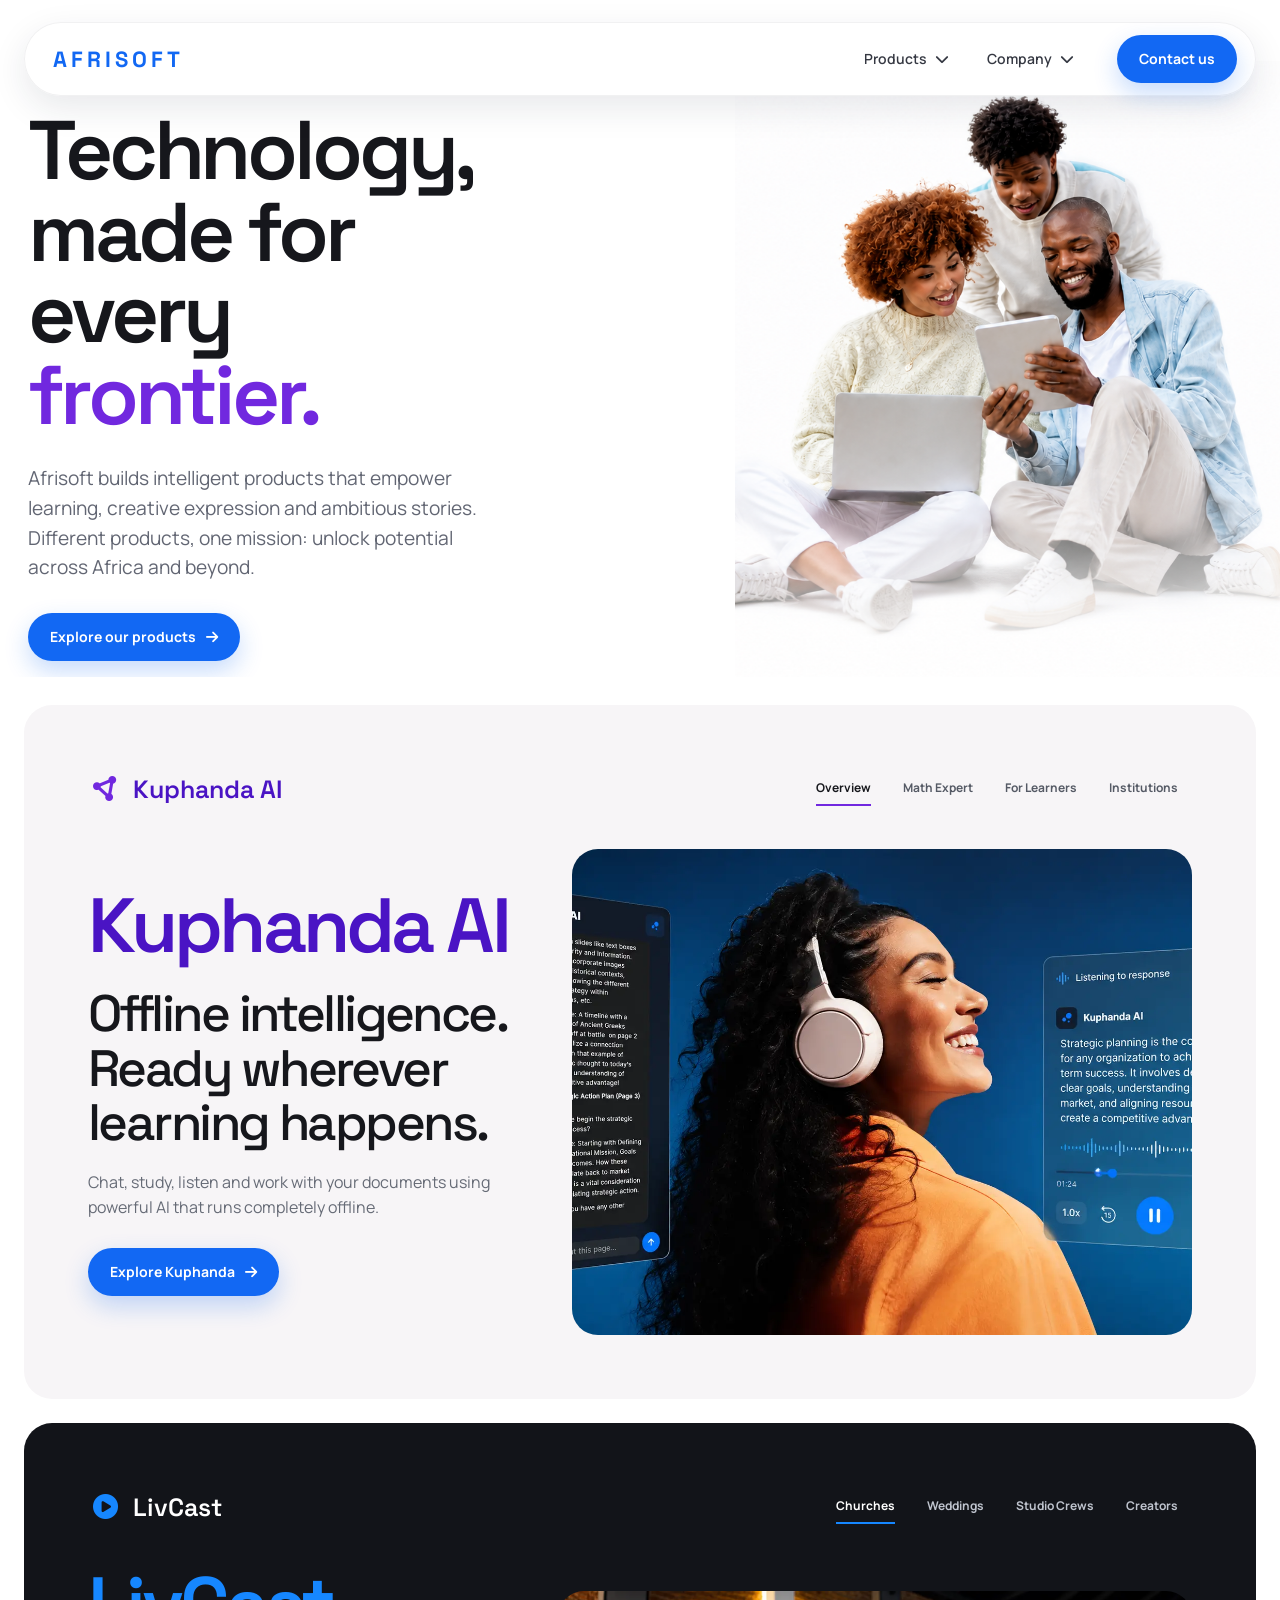
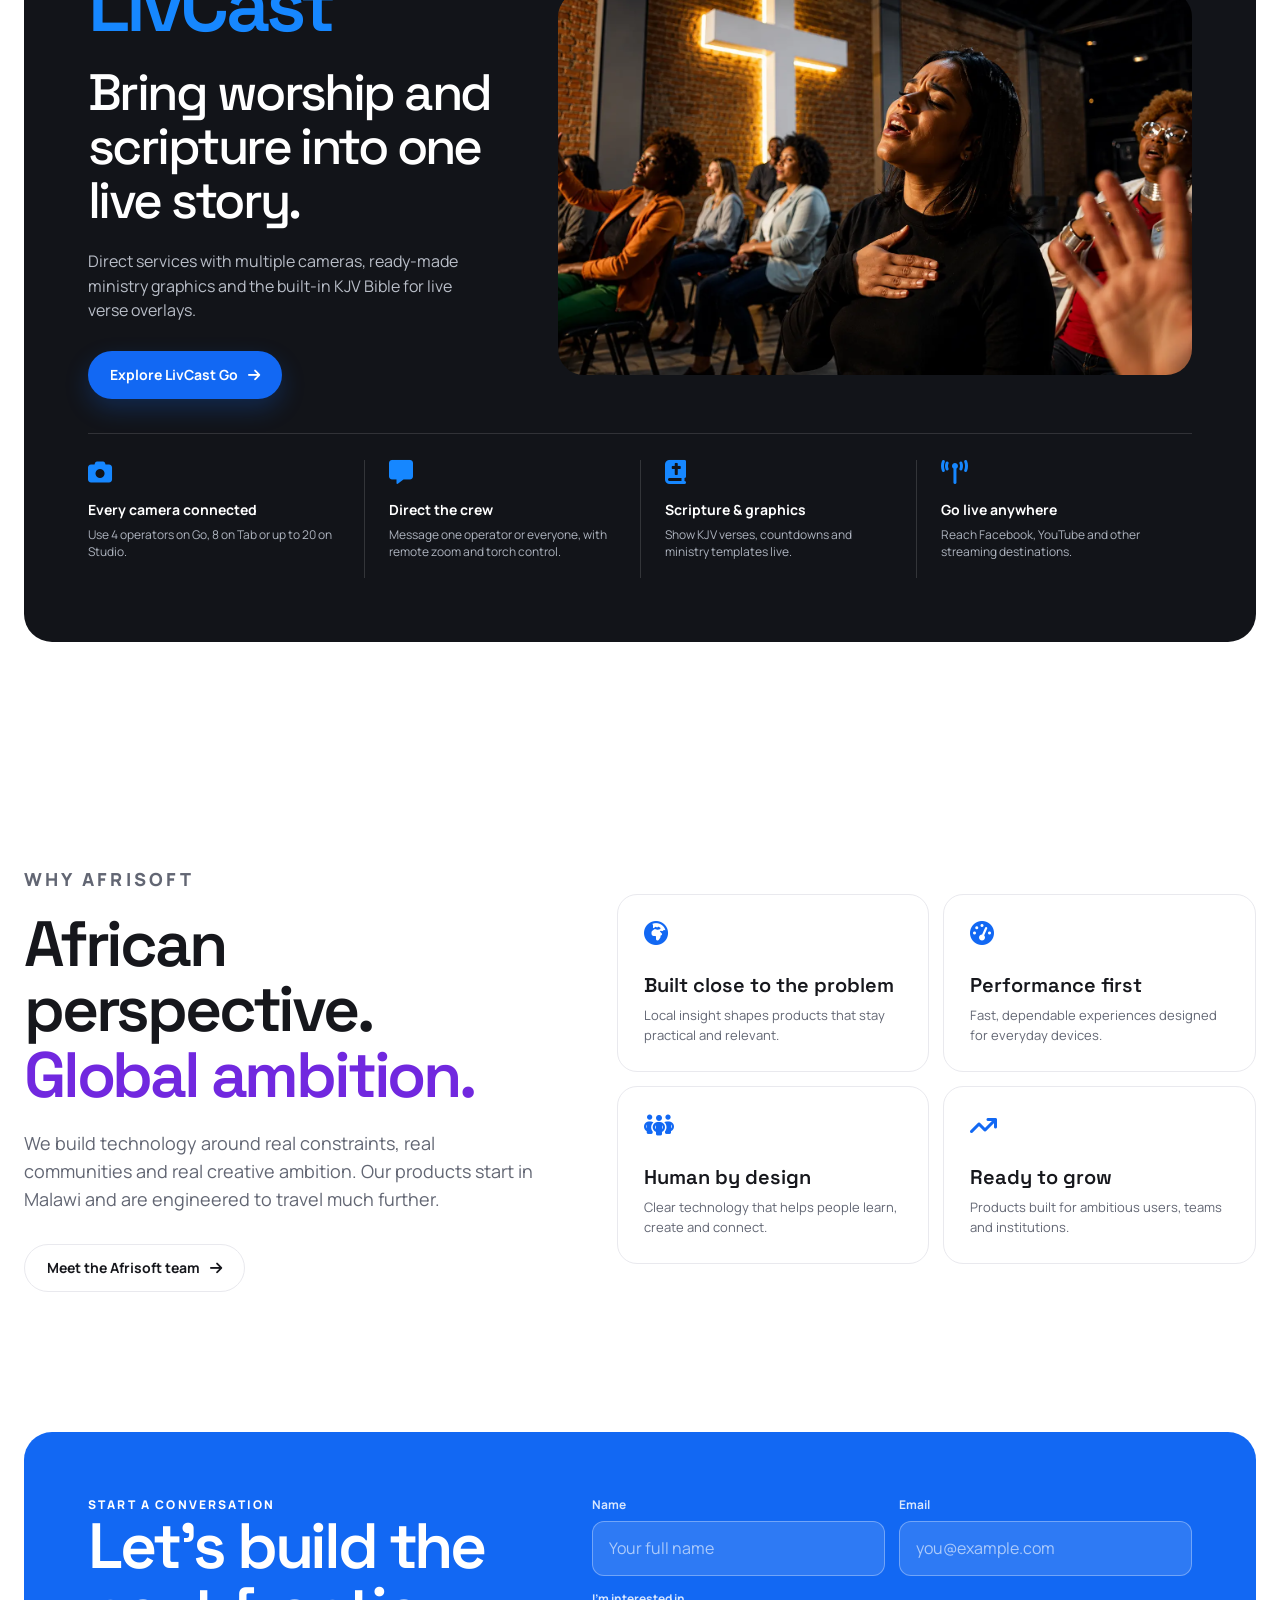
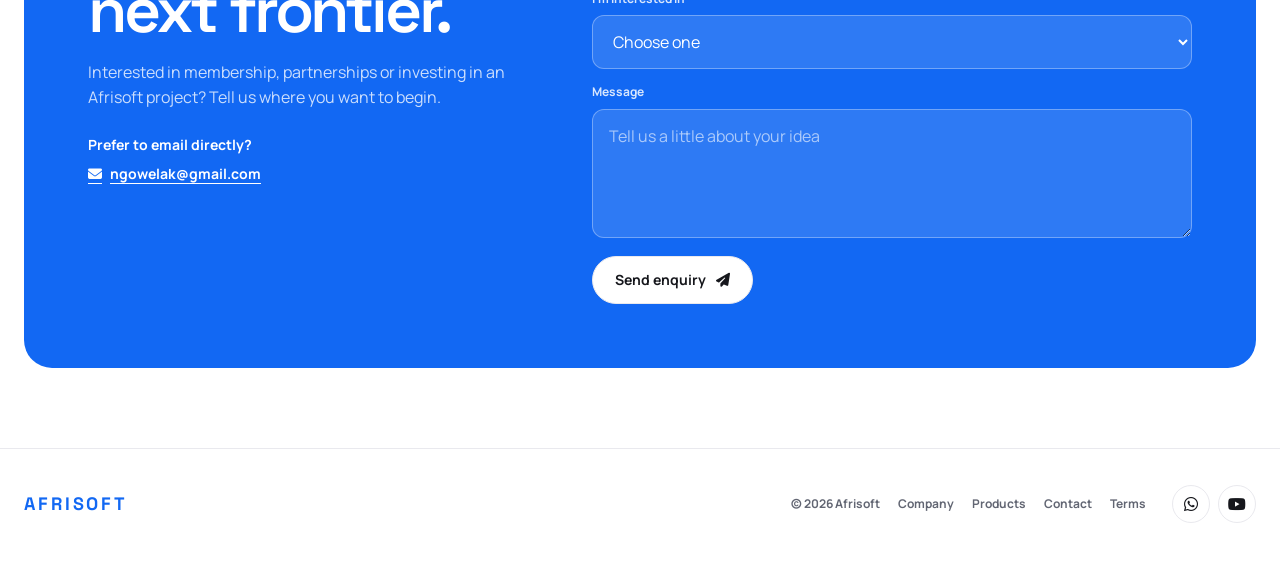
<file: index.html>
<!doctype html>
<html lang="en">
<head>
  <meta charset="utf-8">
  <meta name="viewport" content="width=device-width, initial-scale=1">
  <meta name="description" content="Afrisoft builds intelligent products for learning, live broadcasting and play—created in Malawi for every frontier.">
  <meta name="theme-color" content="#ffffff">
  <title>Afrisoft — Technology Made for Every Frontier</title>
  <link rel="canonical" href="https://afrisoft.store/">
  <link rel="icon" href="favicon.svg" type="image/svg+xml">
  <link rel="preconnect" href="https://fonts.googleapis.com">
  <link rel="preconnect" href="https://fonts.gstatic.com" crossorigin>
  <link href="https://fonts.googleapis.com/css2?family=Manrope:wght@400;500;600;700;800&family=Space+Grotesk:wght@500;600;700&display=swap" rel="stylesheet">
  <link rel="stylesheet" href="https://cdnjs.cloudflare.com/ajax/libs/font-awesome/6.5.1/css/all.min.css">
  <style>
    :root {
      --ink: #16171c;
      --muted: #626673;
      --line: #e9e9ee;
      --paper: #ffffff;
      --soft: #f7f6f8;
      --blue: #1268f3;
      --blue-dark: #0755d6;
      --purple: #7128df;
      --purple-dark: #4a14c4;
      --night: #121419;
      --night-2: #1b1e25;
      --orange: #ff6535;
      --green: #159d74;
      --shadow: 0 18px 54px rgba(34, 39, 53, .10);
      --radius: 28px;
      --max: 1240px;
    }

    * { box-sizing: border-box; }
    html { scroll-behavior: smooth; }
    body {
      margin: 0;
      color: var(--ink);
      background: var(--paper);
      font-family: "Manrope", sans-serif;
      line-height: 1.55;
      -webkit-font-smoothing: antialiased;
    }
    body.menu-open { overflow: hidden; }
    img { display: block; width: 100%; }
    button, input, select, textarea { font: inherit; }
    button, a { -webkit-tap-highlight-color: transparent; }
    a { color: inherit; text-decoration: none; }
    :focus-visible { outline: 3px solid rgba(18, 104, 243, .34); outline-offset: 4px; }

    .skip-link {
      position: fixed; left: 18px; top: -80px; z-index: 1000;
      padding: 10px 16px; color: white; background: var(--ink); border-radius: 10px;
    }
    .skip-link:focus { top: 18px; }
    .shell { width: min(var(--max), calc(100% - 48px)); margin-inline: auto; }
    .display { font-family: "Space Grotesk", sans-serif; letter-spacing: -.05em; }

    .site-header {
      position: fixed; z-index: 100; top: 22px; left: 50%; transform: translateX(-50%);
      width: min(var(--max), calc(100% - 48px));
      background: rgba(255, 255, 255, .92); border: 1px solid rgba(26, 30, 40, .06);
      box-shadow: 0 12px 34px rgba(31, 38, 57, .10); border-radius: 999px;
      backdrop-filter: blur(18px); -webkit-backdrop-filter: blur(18px);
    }
    .nav-wrap { min-height: 72px; padding: 0 18px 0 28px; display: flex; align-items: center; gap: 28px; }
    .brand {
      margin-right: auto; font-family: "Space Grotesk", sans-serif; font-size: 22px;
      font-weight: 700; letter-spacing: .18em; color: var(--blue);
    }
    .desktop-nav { display: flex; align-items: center; gap: 8px; }
    .nav-link, .dropdown-toggle {
      min-height: 44px; display: inline-flex; align-items: center; gap: 8px;
      padding: 0 15px; border: 0; border-radius: 999px; background: transparent;
      color: #353842; font-size: 14px; font-weight: 600; cursor: pointer;
    }
    .nav-link:hover, .dropdown-toggle:hover { background: #f3f5f9; color: var(--blue-dark); }
    .nav-dropdown { position: relative; }
    .dropdown-menu {
      position: absolute; top: calc(100% + 12px); left: 0; width: 230px; padding: 10px;
      border: 1px solid var(--line); border-radius: 18px; background: white; box-shadow: var(--shadow);
      opacity: 0; visibility: hidden; transform: translateY(-8px); transition: .2s ease;
    }
    .nav-dropdown.open .dropdown-menu { opacity: 1; visibility: visible; transform: translateY(0); }
    .dropdown-menu a { display: flex; gap: 11px; align-items: center; padding: 11px 12px; border-radius: 12px; font-size: 13px; font-weight: 650; }
    .dropdown-menu a:hover { background: #f5f7fb; color: var(--blue-dark); }
    .header-cta, .primary-btn, .secondary-btn {
      display: inline-flex; align-items: center; justify-content: center; gap: 10px;
      min-height: 48px; padding: 0 22px; border: 0; border-radius: 999px;
      font-weight: 700; font-size: 14px; cursor: pointer; transition: transform .2s ease, box-shadow .2s ease, background .2s ease;
    }
    .header-cta, .primary-btn { color: white; background: var(--blue); box-shadow: 0 10px 24px rgba(18, 104, 243, .24); }
    .header-cta:hover, .primary-btn:hover { background: var(--blue-dark); transform: translateY(-2px); box-shadow: 0 14px 30px rgba(18, 104, 243, .28); }
    .secondary-btn { color: var(--ink); background: white; border: 1px solid var(--line); }
    .secondary-btn:hover { transform: translateY(-2px); box-shadow: 0 10px 24px rgba(25, 29, 40, .10); }
    .menu-toggle { display: none; width: 46px; height: 46px; border: 0; border-radius: 50%; color: var(--ink); background: #f2f4f8; cursor: pointer; }

    .mobile-panel {
      display: none; position: fixed; z-index: 99; inset: 0; padding: 118px 24px 32px;
      background: rgba(255, 255, 255, .98); overflow-y: auto;
    }
    .mobile-panel.open { display: block; }
    .mobile-panel a { display: flex; align-items: center; justify-content: space-between; padding: 17px 4px; border-bottom: 1px solid var(--line); font: 700 24px/1.2 "Space Grotesk", sans-serif; }
    .mobile-panel .primary-btn { margin-top: 28px; color: white; justify-content: center; font: 700 14px/1 "Manrope", sans-serif; }

    .hero { min-height: clamp(550px, 44vw, 680px); padding: 110px 0 16px; overflow: hidden; background: white; }
    .hero-grid { min-height: clamp(420px, 34vw, 520px); display: grid; grid-template-columns: .82fr 1.18fr; align-items: center; position: relative; }
    .hero-copy { position: relative; z-index: 2; padding-left: 4px; }
    .eyebrow { margin: 0 0 18px; color: var(--blue); font-size: 12px; font-weight: 800; letter-spacing: .18em; text-transform: uppercase; }
    .hero h1 { max-width: 570px; margin: 0; font-size: clamp(56px, 6.5vw, 92px); line-height: .98; font-weight: 600; }
    .accent { color: var(--purple); }
    .hero-copy > p:not(.eyebrow) { max-width: 480px; margin: 28px 0 30px; color: var(--muted); font-size: clamp(16px, 1.5vw, 20px); }
    .hero-actions { display: flex; flex-wrap: wrap; gap: 12px; }
    .hero-visual { position: absolute; right: -5vw; bottom: -20px; width: clamp(470px, 54vw, 730px); margin: 0; }
    .hero-visual img { max-height: 620px; object-fit: contain; object-position: right bottom; }
    .trust-row { display: flex; align-items: center; gap: 20px; margin-top: 32px; color: #767b87; font-size: 12px; font-weight: 700; }
    .trust-row span { display: inline-flex; align-items: center; gap: 8px; }
    .trust-row i { color: var(--green); }

    .products { padding: 28px 0 112px; }
    .product-card { padding: clamp(28px, 5vw, 64px); border-radius: var(--radius); overflow: hidden; scroll-margin-top: 110px; }
    .product-card + .product-card { margin-top: 24px; }
    .kuphanda-card { background: #f7f5f7; }
    .livcast-card { color: white; background: var(--night); }
    .product-head { display: flex; align-items: center; gap: 24px; margin-bottom: 38px; }
    .product-mark { display: inline-flex; align-items: center; gap: 11px; font: 600 25px/1 "Space Grotesk", sans-serif; }
    .product-mark i { width: 34px; height: 34px; display: grid; place-items: center; color: var(--purple); }
    .kuphanda-card .product-mark { color: var(--purple-dark); }
    .livcast-card .product-mark i { color: #1687ff; }
    .product-tabs { margin-left: auto; display: flex; flex-wrap: wrap; gap: 4px; }
    .product-tab { position: relative; padding: 10px 14px 13px; border: 0; color: #555a65; background: transparent; font-size: 12px; font-weight: 700; cursor: pointer; }
    .livcast-card .product-tab { color: #bfc4ce; }
    .product-tab::after { content: ""; position: absolute; height: 2px; left: 14px; right: 14px; bottom: 5px; background: transparent; }
    .product-tab.active { color: var(--ink); }
    .product-tab.active::after { background: var(--purple); }
    .livcast-card .product-tab.active { color: white; }
    .livcast-card .product-tab.active::after { background: #1687ff; }
    .product-grid { display: grid; grid-template-columns: .78fr 1.22fr; gap: clamp(28px, 5vw, 64px); align-items: center; }
    .product-copy h2 { margin: 0 0 24px; color: var(--purple-dark); font-size: clamp(50px, 6vw, 86px); line-height: .98; font-weight: 600; white-space: nowrap; }
    .livcast-card .product-copy h2 { color: #1687ff; }
    .product-copy h3 { margin: 0 0 20px; max-width: 520px; font-size: clamp(32px, 4vw, 55px); line-height: 1.06; font-weight: 500; }
    .product-copy p { max-width: 480px; margin: 0 0 28px; color: #666b76; font-size: 16px; }
    .livcast-card .product-copy p { color: #b9bec8; }
    .tab-feedback { min-height: 45px; }
    .product-image { height: clamp(460px, 38vw, 540px); overflow: hidden; border-radius: 26px; background: #e7e8eb; }
    .product-image img { height: 100%; object-fit: cover; transition: opacity .28s ease, transform .55s ease; }
    .product-image img.switching { opacity: 0; transform: scale(1.015); }
    .product-image img.fit-contain { object-fit: contain; padding: 12px; background: #eef0f4; }
    .kuphanda-card .product-image img { object-position: 52% center; }
    .livcast-card .product-image { height: clamp(360px, 30vw, 430px); }
    .livcast-card .product-image img { object-position: center; }
    .feature-row { display: grid; grid-template-columns: repeat(4, 1fr); margin-top: 34px; padding-top: 26px; border-top: 1px solid rgba(255,255,255,.13); }
    .feature { min-height: 118px; padding: 0 24px; border-left: 1px solid rgba(255,255,255,.14); }
    .feature:first-child { padding-left: 0; border-left: 0; }
    .feature i { color: #1687ff; font-size: 24px; }
    .feature h4 { margin: 11px 0 5px; font-size: 14px; }
    .feature p { margin: 0; color: #aeb4bf; font-size: 12px; line-height: 1.45; }

    .about { padding: 112px 0; }
    .about-grid { display: grid; grid-template-columns: .9fr 1.1fr; gap: 70px; align-items: center; }
    .about h2 { margin: 0 0 22px; font-size: clamp(44px, 5vw, 72px); line-height: 1.02; font-weight: 600; }
    .about-copy > p { color: var(--muted); font-size: 18px; }
    .about-copy .secondary-btn { margin-top: 12px; }
    .values { display: grid; grid-template-columns: repeat(2, 1fr); gap: 14px; }
    .value { min-height: 178px; padding: 26px; border: 1px solid var(--line); border-radius: 20px; background: white; }
    .value i { color: var(--blue); font-size: 24px; }
    .value h3 { margin: 25px 0 8px; font: 600 20px/1.15 "Space Grotesk", sans-serif; }
    .value p { margin: 0; color: var(--muted); font-size: 13px; }

    .contact { padding: 28px 0 80px; scroll-margin-top: 96px; }
    .contact-card { display: grid; grid-template-columns: .86fr 1.14fr; gap: 52px; padding: clamp(30px, 5vw, 64px); color: white; border-radius: var(--radius); background: var(--blue); }
    .contact-copy h2 { margin: 0 0 18px; font-size: clamp(44px, 5vw, 74px); line-height: 1; font-weight: 600; }
    .contact-copy p { max-width: 450px; margin: 0; color: rgba(255,255,255,.78); }
    .contact-copy .contact-direct { margin-top: 24px; color: white; font-size: 14px; font-weight: 700; }
    .contact-direct a { display: inline-flex; align-items: center; gap: 8px; margin-top: 8px; color: white; text-decoration: underline; text-underline-offset: 4px; }
    .contact-form { display: grid; grid-template-columns: 1fr 1fr; gap: 14px; }
    .field { display: grid; gap: 7px; }
    .field.full { grid-column: 1 / -1; }
    .field label { color: rgba(255,255,255,.84); font-size: 12px; font-weight: 700; }
    .field input, .field select, .field textarea { width: 100%; padding: 14px 16px; border: 1px solid rgba(255,255,255,.32); border-radius: 12px; color: white; background: rgba(255,255,255,.12); outline: 0; }
    .field input::placeholder, .field textarea::placeholder { color: rgba(255,255,255,.6); }
    .field select option { color: var(--ink); background: white; }
    .field input:focus, .field select:focus, .field textarea:focus { border-color: white; background: rgba(255,255,255,.18); }
    .contact-form .secondary-btn { justify-self: start; margin-top: 4px; }
    .contact-form .secondary-btn:disabled { opacity: .68; cursor: wait; transform: none; }
    .form-success { display: none; grid-column: 1 / -1; align-items: center; gap: 9px; padding: 13px 15px; border-radius: 12px; color: white; background: rgba(0,0,0,.16); font-size: 13px; font-weight: 700; }
    .form-success.show { display: flex; }
    .form-error { display: none; grid-column: 1 / -1; align-items: center; gap: 9px; padding: 13px 15px; border-radius: 12px; color: white; background: rgba(112,0,26,.38); font-size: 13px; font-weight: 700; }
    .form-error.show { display: flex; }

    footer { padding: 36px 0 46px; border-top: 1px solid var(--line); }
    .footer-row { display: flex; align-items: center; gap: 26px; }
    .footer-brand { font: 700 18px/1 "Space Grotesk", sans-serif; letter-spacing: .16em; color: var(--blue); }
    .footer-links { display: flex; flex-wrap: wrap; gap: 18px; margin-left: auto; color: var(--muted); font-size: 12px; font-weight: 700; }
    .socials { display: flex; gap: 8px; }
    .socials a { width: 38px; height: 38px; display: grid; place-items: center; border: 1px solid var(--line); border-radius: 50%; }
    .socials a:hover { color: white; background: var(--ink); }

    .reveal { opacity: 0; transform: translateY(24px); transition: opacity .7s ease, transform .7s ease; }
    .reveal.visible { opacity: 1; transform: none; }

    @media (max-width: 820px) {
      .desktop-nav, .header-cta { display: none; }
      .menu-toggle { display: grid; place-items: center; }
      .nav-wrap { min-height: 66px; }
      .hero { min-height: auto; padding-top: 130px; }
      .hero-grid { min-height: 690px; grid-template-columns: 1fr; }
      .hero-copy { max-width: 620px; }
      .hero-visual { position: absolute; right: -18%; bottom: -22px; width: 86%; opacity: .92; z-index: 0; }
      .hero-copy > p:not(.eyebrow) { max-width: 410px; }
      .product-grid { grid-template-columns: 1fr; }
      .product-image { min-height: 460px; }
      .product-image img { min-height: 460px; }
      .feature-row { grid-template-columns: 1fr 1fr; row-gap: 24px; }
      .feature:nth-child(3) { padding-left: 0; border-left: 0; }
      .about-grid, .contact-card { grid-template-columns: 1fr; }
    }

    @media (max-width: 700px) {
      .shell, .site-header { width: min(100% - 28px, var(--max)); }
      .site-header { top: 12px; }
      .nav-wrap { padding: 0 10px 0 18px; }
      .brand { font-size: 17px; }
      .hero { padding-top: 112px; }
      .hero-grid { min-height: 720px; align-items: start; padding-top: 38px; }
      .hero h1 { font-size: clamp(48px, 14vw, 70px); }
      .hero-copy > p:not(.eyebrow) { font-size: 15px; max-width: 92%; }
      .hero-visual { width: 126%; right: -47%; bottom: -2px; }
      .hero-actions .secondary-btn { display: none; }
      .trust-row { max-width: 200px; flex-direction: column; align-items: flex-start; gap: 8px; }
      .products { padding-bottom: 72px; }
      .product-card { border-radius: 22px; }
      .product-head { align-items: flex-start; flex-direction: column; margin-bottom: 26px; }
      .product-tabs { width: 100%; margin-left: 0; flex-wrap: nowrap; gap: 0; padding-bottom: 3px; }
      .product-tab { flex: 1 1 auto; padding: 10px 6px 13px; white-space: nowrap; font-size: 10.5px; }
      .product-tab::after { left: 6px; right: 6px; }
      .product-copy h2 { font-size: 52px; }
      .product-copy h2 { white-space: normal; }
      .product-copy h3 { font-size: 34px; }
      .product-image { height: 360px; }
      .livcast-card .product-image { height: 300px; }
      .feature-row { grid-template-columns: 1fr; }
      .feature, .feature:nth-child(3) { min-height: auto; padding: 18px 0; border-left: 0; border-top: 1px solid rgba(255,255,255,.12); }
      .feature:first-child { border-top: 0; }
      .about { padding: 76px 0; }
      .values { grid-template-columns: 1fr; }
      .contact-form { grid-template-columns: 1fr; }
      .footer-row { align-items: flex-start; flex-direction: column; }
      .footer-links { margin-left: 0; }
    }

    @media (prefers-reduced-motion: reduce) {
      html { scroll-behavior: auto; }
      *, *::before, *::after { scroll-behavior: auto !important; transition: none !important; }
      .reveal { opacity: 1; transform: none; }
    }
  </style>
</head>
<body>
  <a class="skip-link" href="#main">Skip to content</a>

  <header class="site-header" aria-label="Main navigation">
    <div class="nav-wrap">
      <a class="brand" href="#top" aria-label="Afrisoft home">AFRISOFT</a>
      <nav class="desktop-nav" aria-label="Primary">
        <div class="nav-dropdown">
          <button class="dropdown-toggle" type="button" aria-expanded="false">Products <i class="fa-solid fa-chevron-down" aria-hidden="true"></i></button>
          <div class="dropdown-menu">
            <a href="https://kuphanda.afrisoft.store/"><i class="fa-solid fa-brain"></i>Kuphanda AI</a>
            <a href="https://livcast.afrisoft.store/"><i class="fa-solid fa-circle-play"></i>LivCast Go</a>
            <a href="games/index.html"><i class="fa-solid fa-gamepad"></i>Sky Assault</a>
          </div>
        </div>
        <div class="nav-dropdown">
          <button class="dropdown-toggle" type="button" aria-expanded="false">Company <i class="fa-solid fa-chevron-down" aria-hidden="true"></i></button>
          <div class="dropdown-menu">
            <a href="about.html"><i class="fa-solid fa-building"></i>About Afrisoft</a>
            <a href="about.html#team"><i class="fa-solid fa-people-group"></i>Leadership team</a>
            <a href="#contact"><i class="fa-solid fa-handshake"></i>Partner with us</a>
            <a href="https://www.youtube.com/channel/UCRL4EVR-IULfQy4XwHM9nAQ" target="_blank" rel="noopener"><i class="fa-brands fa-youtube"></i>Watch our work</a>
          </div>
        </div>
      </nav>
      <a class="header-cta" href="#contact">Contact us</a>
      <button class="menu-toggle" type="button" aria-controls="mobile-menu" aria-expanded="false" aria-label="Open menu"><i class="fa-solid fa-bars"></i></button>
    </div>
  </header>

  <nav class="mobile-panel" id="mobile-menu" aria-label="Mobile navigation">
    <a href="https://kuphanda.afrisoft.store/">Kuphanda AI <i class="fa-solid fa-arrow-right"></i></a>
    <a href="https://livcast.afrisoft.store/">LivCast Go <i class="fa-solid fa-arrow-right"></i></a>
    <a href="#kuphanda">All products <i class="fa-solid fa-arrow-right"></i></a>
    <a href="about.html">Company <i class="fa-solid fa-arrow-right"></i></a>
    <a class="primary-btn" href="#contact">Contact us</a>
  </nav>

  <main id="main">
    <section class="hero" id="top">
      <div class="shell hero-grid">
        <div class="hero-copy reveal">
          <h1 class="display">Technology,<br>made for<br>every <span class="accent">frontier.</span></h1>
          <p>Afrisoft builds intelligent products that empower learning, creative expression and ambitious stories. Different products, one mission: unlock potential across Africa and beyond.</p>
          <div class="hero-actions">
            <a class="primary-btn" href="#kuphanda">Explore our products <i class="fa-solid fa-arrow-right"></i></a>
          </div>
        </div>
        <div class="hero-visual reveal">
          <img src="assets/afrisoft-hero-team-crop.png" alt="Three young African technology users collaborating with a laptop and tablet">
        </div>
      </div>
    </section>

    <section class="products" aria-label="Featured Afrisoft products">
      <div class="shell">
        <article class="product-card kuphanda-card reveal" id="kuphanda">
          <div class="product-head">
            <div class="product-mark"><i class="fa-solid fa-circle-nodes" aria-hidden="true"></i>Kuphanda AI</div>
            <div class="product-tabs" aria-label="Kuphanda information" role="tablist">
              <button class="product-tab active" role="tab" aria-selected="true" type="button" data-title="Offline intelligence. Ready wherever learning happens." data-message="Chat, study, listen and work with your documents using powerful AI that runs completely offline." data-image="assets/kuphanda-overview.webp" data-alt="Kuphanda AI overview with chat and Kuphanda Listen">Overview</button>
              <button class="product-tab" role="tab" aria-selected="false" type="button" data-title="Math, shown step by step." data-message="Solve calculus, trigonometry, physics and more with clear working methods on one side and useful notes on the other." data-image="assets/kuphanda-math.webp" data-alt="Kuphanda Math Expert showing notes and a step-by-step solution" data-fit="contain">Math Expert</button>
              <button class="product-tab" role="tab" aria-selected="false" type="button" data-title="Study in the way that works for you." data-message="Open PDFs, Word, Excel, PowerPoint and EPUB files, then ask for summaries, explanations, highlights or a practice exam." data-image="assets/kuphanda-students.webp" data-alt="Student learning with headphones, notes and a laptop">For Learners</button>
              <button class="product-tab" role="tab" aria-selected="false" type="button" data-title="Dependable AI access for every classroom." data-message="Give schools and institutions private, practical learning support without depending on continuous internet access." data-image="assets/kuphanda-learning.png" data-alt="Students using Kuphanda together on a tablet">Institutions</button>
            </div>
          </div>
          <div class="product-grid">
            <div class="product-copy">
              <h2 class="display">Kuphanda AI</h2>
              <h3 class="display story-title">Offline intelligence. Ready wherever learning happens.</h3>
              <p class="tab-feedback" aria-live="polite">Chat, study, listen and work with your documents using powerful AI that runs completely offline.</p>
              <a class="primary-btn" href="https://kuphanda.afrisoft.store/">Explore Kuphanda <i class="fa-solid fa-arrow-right"></i></a>
            </div>
            <div class="product-image">
              <img class="story-image" src="assets/kuphanda-overview.webp" alt="Kuphanda AI overview with chat and Kuphanda Listen">
            </div>
          </div>
        </article>

        <article class="product-card livcast-card reveal" id="livcast">
          <div class="product-head">
            <div class="product-mark"><i class="fa-solid fa-circle-play" aria-hidden="true"></i>LivCast</div>
            <div class="product-tabs" aria-label="LivCast information" role="tablist">
              <button class="product-tab active" role="tab" aria-selected="true" type="button" data-title="Bring worship and scripture into one live story." data-message="Direct services with multiple cameras, ready-made ministry graphics and the built-in KJV Bible for live verse overlays." data-image="assets/livcast-church.webp" data-alt="A church congregation joining a LivCast worship broadcast">Churches</button>
              <button class="product-tab" role="tab" aria-selected="false" type="button" data-title="Every important angle. One unforgettable ceremony." data-message="Connect a mobile camera crew and capture entrances, reactions and the moments families will want to remember." data-image="assets/livcast-wedding.webp" data-alt="A wedding ceremony prepared for multi-camera LivCast coverage">Weddings</button>
              <button class="product-tab" role="tab" aria-selected="false" type="button" data-title="A production room without the expensive walls." data-message="LivCast Studio connects up to 20 Camera Man devices alongside DSLR and cinema cameras for demanding productions." data-image="assets/livcast-studio.webp" data-alt="Professional LivCast Studio setup with cameras and a production desk">Studio Crews</button>
              <button class="product-tab" role="tab" aria-selected="false" type="button" data-title="A complete studio for the creator on the move." data-message="Switch scenes, guide operators, control zoom and torch, and stream to Facebook, YouTube and more." data-image="assets/livcast-creator.webp" data-alt="Creator presenting a LivCast multi-camera production setup">Creators</button>
            </div>
          </div>
          <div class="product-grid">
            <div class="product-copy">
              <h2 class="display">LivCast</h2>
              <h3 class="display story-title">Bring worship and scripture into one live story.</h3>
              <p class="tab-feedback" aria-live="polite">Direct services with multiple cameras, ready-made ministry graphics and the built-in KJV Bible for live verse overlays.</p>
              <a class="primary-btn" href="https://livcast.afrisoft.store/">Explore LivCast Go <i class="fa-solid fa-arrow-right"></i></a>
            </div>
            <div class="product-image">
              <img class="story-image" src="assets/livcast-church.webp" alt="A church congregation joining a LivCast worship broadcast">
            </div>
          </div>
          <div class="feature-row" aria-label="LivCast features">
            <div class="feature"><i class="fa-solid fa-camera"></i><h4>Every camera connected</h4><p>Use 4 operators on Go, 8 on Tab or up to 20 on Studio.</p></div>
            <div class="feature"><i class="fa-solid fa-message"></i><h4>Direct the crew</h4><p>Message one operator or everyone, with remote zoom and torch control.</p></div>
            <div class="feature"><i class="fa-solid fa-book-bible"></i><h4>Scripture & graphics</h4><p>Show KJV verses, countdowns and ministry templates live.</p></div>
            <div class="feature"><i class="fa-solid fa-tower-broadcast"></i><h4>Go live anywhere</h4><p>Reach Facebook, YouTube and other streaming destinations.</p></div>
          </div>
        </article>
      </div>
    </section>

    <section class="about" id="about">
      <div class="shell about-grid">
        <div class="about-copy reveal">
          <p class="eyebrow">Why Afrisoft</p>
          <h2 class="display">African perspective.<br><span class="accent">Global ambition.</span></h2>
          <p>We build technology around real constraints, real communities and real creative ambition. Our products start in Malawi and are engineered to travel much further.</p>
          <a class="secondary-btn" href="about.html">Meet the Afrisoft team <i class="fa-solid fa-arrow-right"></i></a>
        </div>
        <div class="values">
          <div class="value reveal"><i class="fa-solid fa-earth-africa"></i><h3>Built close to the problem</h3><p>Local insight shapes products that stay practical and relevant.</p></div>
          <div class="value reveal"><i class="fa-solid fa-gauge-high"></i><h3>Performance first</h3><p>Fast, dependable experiences designed for everyday devices.</p></div>
          <div class="value reveal"><i class="fa-solid fa-people-group"></i><h3>Human by design</h3><p>Clear technology that helps people learn, create and connect.</p></div>
          <div class="value reveal"><i class="fa-solid fa-arrow-trend-up"></i><h3>Ready to grow</h3><p>Products built for ambitious users, teams and institutions.</p></div>
        </div>
      </div>
    </section>

    <section class="contact" id="contact">
      <div class="shell contact-card reveal">
        <div class="contact-copy"><p class="eyebrow" style="color: white">Start a conversation</p><h2 class="display">Let's build the next frontier.</h2><p>Interested in membership, partnerships or investing in an Afrisoft project? Tell us where you want to begin.</p><p class="contact-direct">Prefer to email directly?<br><a href="mailto:ngowelak@gmail.com"><i class="fa-solid fa-envelope"></i>ngowelak@gmail.com</a></p></div>
        <form class="contact-form" id="contact-form" action="https://formsubmit.co/ajax/ngowelak@gmail.com" method="POST">
          <input type="hidden" name="_subject" value="New enquiry from Afrisoft.store">
          <input type="hidden" name="_template" value="table">
          <input type="text" name="_honey" tabindex="-1" autocomplete="off" style="display:none" aria-hidden="true">
          <div class="field"><label for="name">Name</label><input id="name" name="name" autocomplete="name" required placeholder="Your full name"></div>
          <div class="field"><label for="email">Email</label><input id="email" name="email" type="email" autocomplete="email" required placeholder="you@example.com"></div>
          <div class="field full"><label for="interest">I'm interested in</label><select id="interest" name="interest" required><option value="">Choose one</option><option>Becoming a member</option><option>Partnering with Afrisoft</option><option>Investing in a project</option><option>General enquiry</option></select></div>
          <div class="field full"><label for="message">Message</label><textarea id="message" name="message" rows="4" placeholder="Tell us a little about your idea"></textarea></div>
          <button class="secondary-btn" type="submit"><span class="submit-label">Send enquiry</span> <i class="fa-solid fa-paper-plane"></i></button>
          <div class="form-success" id="form-success" role="status"><i class="fa-solid fa-circle-check"></i>Thanks — your message has been sent to Afrisoft.</div>
          <div class="form-error" id="form-error" role="alert"><i class="fa-solid fa-circle-exclamation"></i>We could not send your message. Please email ngowelak@gmail.com directly.</div>
        </form>
      </div>
    </section>
  </main>

  <footer>
    <div class="shell footer-row">
      <a class="footer-brand" href="#top">AFRISOFT</a>
      <div class="footer-links"><span>© <span id="year"></span> Afrisoft</span><a href="about.html">Company</a><a href="#kuphanda">Products</a><a href="#contact">Contact</a><a href="terms.html">Terms</a></div>
      <div class="socials"><a href="https://chat.whatsapp.com/Ht6ePNMoHxuERBm84HO4Bh" target="_blank" rel="noopener" aria-label="Afrisoft on WhatsApp"><i class="fa-brands fa-whatsapp"></i></a><a href="https://www.youtube.com/channel/UCRL4EVR-IULfQy4XwHM9nAQ" target="_blank" rel="noopener" aria-label="Afrisoft on YouTube"><i class="fa-brands fa-youtube"></i></a></div>
    </div>
  </footer>

  <script>
    const menuButton = document.querySelector('.menu-toggle');
    const mobileMenu = document.getElementById('mobile-menu');

    function setMenu(open) {
      mobileMenu.classList.toggle('open', open);
      document.body.classList.toggle('menu-open', open);
      menuButton.setAttribute('aria-expanded', String(open));
      menuButton.setAttribute('aria-label', open ? 'Close menu' : 'Open menu');
      menuButton.innerHTML = open ? '<i class="fa-solid fa-xmark"></i>' : '<i class="fa-solid fa-bars"></i>';
    }

    menuButton.addEventListener('click', () => setMenu(!mobileMenu.classList.contains('open')));
    mobileMenu.querySelectorAll('a').forEach(link => link.addEventListener('click', () => setMenu(false)));

    document.querySelectorAll('.nav-dropdown').forEach(dropdown => {
      const toggle = dropdown.querySelector('.dropdown-toggle');
      toggle.addEventListener('click', event => {
        event.stopPropagation();
        const willOpen = !dropdown.classList.contains('open');
        document.querySelectorAll('.nav-dropdown.open').forEach(item => {
          item.classList.remove('open');
          item.querySelector('.dropdown-toggle').setAttribute('aria-expanded', 'false');
        });
        dropdown.classList.toggle('open', willOpen);
        toggle.setAttribute('aria-expanded', String(willOpen));
      });
    });
    document.addEventListener('click', () => {
      document.querySelectorAll('.nav-dropdown.open').forEach(item => {
        item.classList.remove('open');
        item.querySelector('.dropdown-toggle').setAttribute('aria-expanded', 'false');
      });
    });
    document.addEventListener('keydown', event => {
      if (event.key === 'Escape') {
        setMenu(false);
        document.querySelectorAll('.nav-dropdown.open').forEach(item => item.classList.remove('open'));
      }
    });

    const reduceMotion = window.matchMedia('(prefers-reduced-motion: reduce)').matches;

    document.querySelectorAll('.product-tabs').forEach(tabGroup => {
      const card = tabGroup.closest('.product-card');
      const tabs = [...tabGroup.querySelectorAll('.product-tab')];
      const title = card.querySelector('.story-title');
      const feedback = card.querySelector('.tab-feedback');
      const storyImage = card.querySelector('.story-image');
      let activeIndex = 0;
      let rotation;
      let imageSwap;

      tabs.forEach(tab => {
        const preload = new Image();
        preload.src = tab.dataset.image;
      });

      function activateStory(index, immediate = false) {
        activeIndex = (index + tabs.length) % tabs.length;
        const tab = tabs[activeIndex];

        tabs.forEach((item, itemIndex) => {
          const selected = itemIndex === activeIndex;
          item.classList.toggle('active', selected);
          item.setAttribute('aria-selected', String(selected));
          item.tabIndex = selected ? 0 : -1;
        });

        title.textContent = tab.dataset.title;
        feedback.textContent = tab.dataset.message;

        window.clearTimeout(imageSwap);
        if (immediate || reduceMotion) {
          storyImage.src = tab.dataset.image;
          storyImage.alt = tab.dataset.alt;
          storyImage.classList.toggle('fit-contain', tab.dataset.fit === 'contain');
          storyImage.classList.remove('switching');
          return;
        }

        storyImage.classList.add('switching');
        imageSwap = window.setTimeout(() => {
          storyImage.src = tab.dataset.image;
          storyImage.alt = tab.dataset.alt;
          storyImage.classList.toggle('fit-contain', tab.dataset.fit === 'contain');
          requestAnimationFrame(() => storyImage.classList.remove('switching'));
        }, 220);
      }

      function stopRotation() {
        window.clearInterval(rotation);
      }

      function startRotation() {
        stopRotation();
        if (!reduceMotion) rotation = window.setInterval(() => activateStory(activeIndex + 1), 6000);
      }

      tabs.forEach((tab, index) => {
        tab.addEventListener('click', () => {
          activateStory(index);
          startRotation();
        });
        tab.addEventListener('keydown', event => {
          if (!['ArrowLeft', 'ArrowRight', 'Home', 'End'].includes(event.key)) return;
          event.preventDefault();
          let next = activeIndex;
          if (event.key === 'ArrowLeft') next -= 1;
          if (event.key === 'ArrowRight') next += 1;
          if (event.key === 'Home') next = 0;
          if (event.key === 'End') next = tabs.length - 1;
          activateStory(next);
          tabs[activeIndex].focus();
          startRotation();
        });
      });

      card.addEventListener('mouseenter', stopRotation);
      card.addEventListener('mouseleave', startRotation);
      card.addEventListener('focusin', stopRotation);
      card.addEventListener('focusout', event => {
        if (!card.contains(event.relatedTarget)) startRotation();
      });

      activateStory(0, true);
      startRotation();
    });

    const form = document.getElementById('contact-form');
    form.addEventListener('submit', async event => {
      event.preventDefault();
      const submitButton = form.querySelector('button[type="submit"]');
      const submitLabel = submitButton.querySelector('.submit-label');
      const success = document.getElementById('form-success');
      const error = document.getElementById('form-error');
      success.classList.remove('show');
      error.classList.remove('show');
      submitButton.disabled = true;
      submitLabel.textContent = 'Sending…';

      try {
        const payload = Object.fromEntries(new FormData(form).entries());
        const response = await fetch(form.action, {
          method: 'POST',
          headers: { 'Content-Type': 'application/json', 'Accept': 'application/json' },
          body: JSON.stringify(payload)
        });
        const result = await response.json();
        if (!response.ok || result.success === false || result.success === 'false') throw new Error('Form delivery failed');
        success.classList.add('show');
        form.reset();
      } catch (sendError) {
        error.classList.add('show');
      } finally {
        submitButton.disabled = false;
        submitLabel.textContent = 'Send enquiry';
      }
    });

    if (reduceMotion) {
      document.querySelectorAll('.reveal').forEach(item => item.classList.add('visible'));
    } else {
      const observer = new IntersectionObserver(entries => {
        entries.forEach(entry => {
          if (entry.isIntersecting) {
            entry.target.classList.add('visible');
            observer.unobserve(entry.target);
          }
        });
      }, { threshold: .12 });
      document.querySelectorAll('.reveal').forEach(item => observer.observe(item));
    }

    document.getElementById('year').textContent = new Date().getFullYear();
  </script>
</body>
</html>
</file>
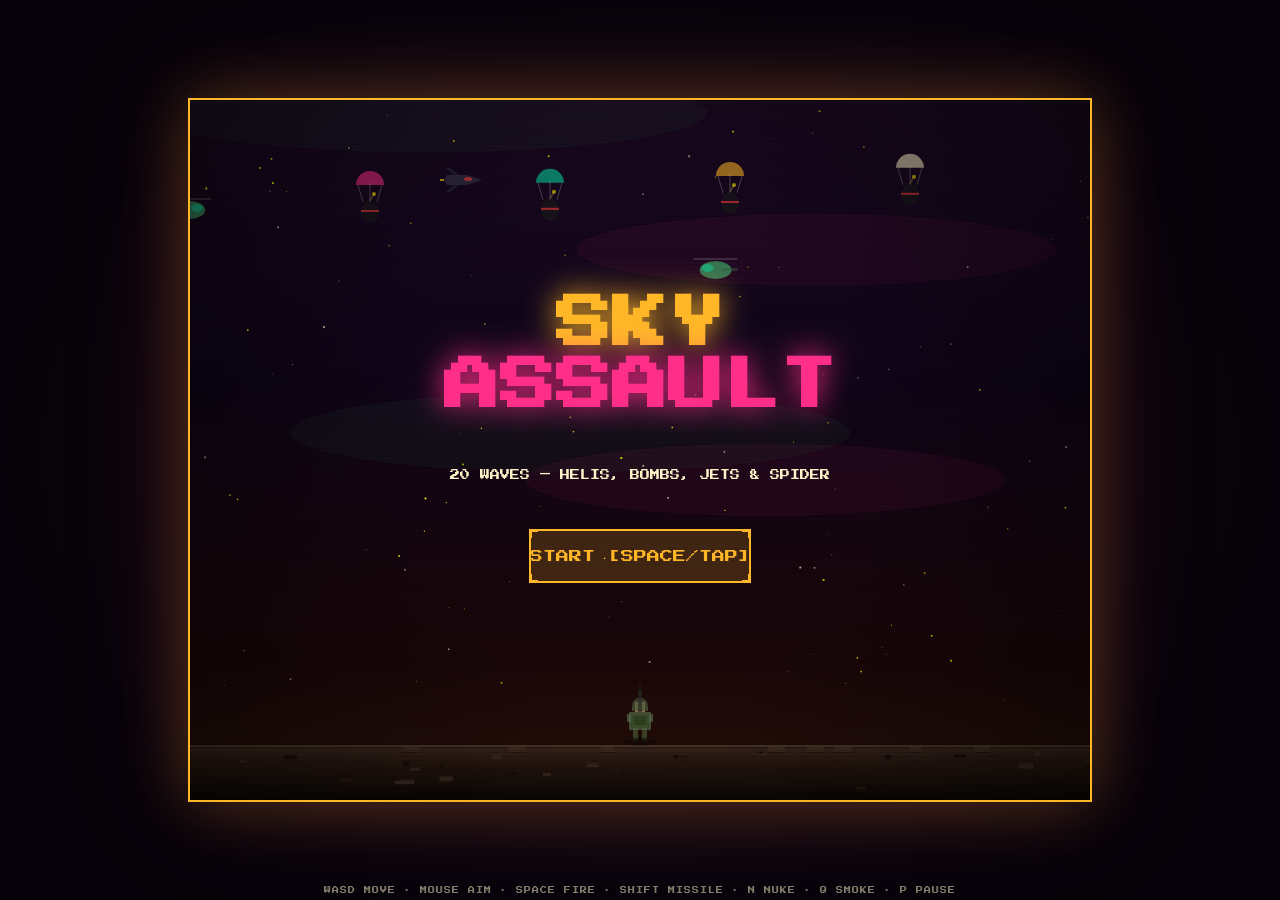
<file: games/index.html>
<!DOCTYPE html>
<html lang="en">
<head>
<meta charset="UTF-8">
<meta name="viewport" content="width=device-width, initial-scale=1.0, maximum-scale=1.0, user-scalable=no">
<title>SKY ASSAULT — Ultimate Defense</title>
<link rel="preconnect" href="https://fonts.googleapis.com">
<link href="https://fonts.googleapis.com/css2?family=Press+Start+2P&display=swap" rel="stylesheet">
<style>
  * { margin: 0; padding: 0; box-sizing: border-box; }
  html, body {
    width: 100%; height: 100%;
    background: #050309;
    overflow: hidden;
    font-family: 'Press Start 2P', monospace;
    position: fixed;
    touch-action: none;
    -webkit-user-select: none; user-select: none;
  }
  body {
    display: flex; align-items: center; justify-content: center;
    background: radial-gradient(ellipse at center, #1a0a14 0%, #050309 70%);
  }
  #wrap {
    position: relative;
    width: 100%; height: 100%;
    display: flex; align-items: center; justify-content: center;
  }
  canvas {
    image-rendering: pixelated;
    image-rendering: crisp-edges;
    max-width: 100vw; max-height: 100vh;
    aspect-ratio: 9 / 7;
    box-shadow: 0 0 60px rgba(255, 182, 39, 0.25), 0 0 120px rgba(255, 46, 136, 0.15);
    border: 2px solid #ffb627;
    background: #0a0612;
    cursor: crosshair;
    touch-action: none;
  }
  #hint {
    position: absolute;
    bottom: 6px; left: 50%;
    transform: translateX(-50%);
    color: rgba(254, 243, 199, 0.5);
    font-size: 7px; letter-spacing: 1px;
    pointer-events: none;
    text-align: center;
    white-space: normal;
    width: 90%;
  }
  /* 控制 Hint 显示与隐藏 */
  #hint-desktop { display: block; }
  #hint-mobile { display: none; }
</style>
</head>
<body>
<div id="wrap">
  <canvas id="game" width="900" height="700"></canvas>
  <div id="hint">
    <div id="hint-desktop">WASD MOVE · MOUSE AIM · SPACE FIRE · SHIFT MISSILE · N NUKE · Q SMOKE · P PAUSE</div>
    <div id="hint-mobile">LEFT JOYSTICK MOVE · HOLD RIGHT FIRE/AIM · TAP ABILITY BUTTONS</div>
  </div>
</div>
<script>
// ====== 核心常量 ======
const W = 900, H = 700;
const GROUND_Y = H - 50;
const canvas = document.getElementById('game');
const ctx = canvas.getContext('2d');
ctx.imageSmoothingEnabled = false;

// ====== 平台检测 ======
const isMobile = /Android|webOS|iPhone|iPad|iPod|BlackBerry|IEMobile|Opera Mini/i.test(navigator.userAgent) || (('ontouchstart' in window) && window.matchMedia("(pointer: coarse)").matches);

// 动态控制底部提示文字
document.getElementById('hint-desktop').style.display = isMobile ? 'none' : 'block';
document.getElementById('hint-mobile').style.display = isMobile ? 'block' : 'none';

// ====== 游戏状态 ======
const state = {
  mode: 'menu',
  paused: false,
  score: 0,
  highScore: parseInt(localStorage.getItem('skyAssaultHigh') || '0'),
  wave: 0,
  combo: 1,
  comboTimer: 0,
  shake: 0,
  flash: 0,
  time: 0,
  player: null,
  bullets: [],
  enemyBullets: [],
  spiderProjectiles: [],
  missiles: [],
  enemies: [],
  particles: [],
  effects: [],
  pickups: [],
  popups: [],
  stars: [],
  groundDecor: [],
  spawnTimer: 0,
  waveActive: false,
  killsThisWave: 0,
  enemiesInWave: 0,
  waveAnnounce: 0,
  waveAnnounceText: '',
  jetActive: false,
  jetSpawned: false,
  isMobile: isMobile,
};

// ====== 输入 ======
const keys = {};
let mouse = { x: W/2, y: H/2 };

const touches = { move: null, fire: null };
const consumedTouches = new Set();

addEventListener('keydown', e => {
  keys[e.code] = true;
  if (['Space','ArrowUp','ArrowDown','ArrowLeft','ArrowRight'].includes(e.code)) e.preventDefault();
  if (e.code === 'Space' && state.mode === 'menu') startGame();
  if (e.code === 'KeyR' && (state.mode === 'over' || state.mode === 'won')) startGame();
  if (e.code === 'KeyP' || e.code === 'Escape') {
    if (state.mode === 'playing') state.paused = !state.paused;
  }
});
addEventListener('keyup', e => keys[e.code] = false);

canvas.addEventListener('mousemove', e => {
  const r = canvas.getBoundingClientRect();
  mouse.x = (e.clientX - r.left) * (W / r.width);
  mouse.y = (e.clientY - r.top) * (H / r.height);
});

// PC 暂停按钮点击检测
function checkPauseClick(x, y) {
  const px = W - 35, py = 25, pr = 18;
  if (Math.hypot(x - px, y - py) < pr) {
    if (state.mode === 'playing') state.paused = !state.paused;
    return true;
  }
  return false;
}

canvas.addEventListener('mousedown', e => {
  const r = canvas.getBoundingClientRect();
  const x = (e.clientX - r.left) * (W / r.width);
  const y = (e.clientY - r.top) * (H / r.height);
  
  if (checkPauseClick(x, y)) return;

  if (state.mode === 'menu' || state.mode === 'over' || state.mode === 'won') {
    const bx = W/2 - 110, by = state.mode === 'menu' ? H/2 + 80 : H/2 + 130, bw = 220, bh = 52;
    if (x >= bx && x <= bx + bw && y >= by && y <= by + bh) {
      startGame();
    }
  }
  if (e.button === 2 && state.mode === 'playing' && !state.paused) keys['MouseRight'] = true;
  if (e.button === 0 && state.mode === 'playing' && !state.paused) keys['MouseLeft'] = true;
});
canvas.addEventListener('mouseup', e => {
  if (e.button === 2) keys['MouseRight'] = false;
  if (e.button === 0) keys['MouseLeft'] = false;
});
canvas.addEventListener('contextmenu', e => e.preventDefault());

// ====== 移动端触摸按钮位置定义 ======
const uiButtons = {
  pause: { x: W - 35, y: 25, r: 18 },
  fire: { x: W - 100, y: H - 100, r: 45 },
  missile: { x: W - 180, y: H - 140, r: 30 },
  smoke: { x: W - 200, y: H - 70, r: 30 },
  nuke: { x: W - 120, y: H - 180, r: 30 }
};

canvas.addEventListener('touchstart', (e) => {
  e.preventDefault();
  const rect = canvas.getBoundingClientRect();
  
  for (const t of e.changedTouches) {
    const x = (t.clientX - rect.left) * (W / rect.width);
    const y = (t.clientY - rect.top) * (H / rect.height);
    
    if (state.mode !== 'playing') {
      const bx = W/2 - 110, by = state.mode === 'menu' ? H/2 + 80 : H/2 + 130, bw = 220, bh = 52;
      if (x >= bx && x <= bx + bw && y >= by && y <= by + bh) {
        startGame();
      }
      continue;
    }

    if (state.paused) {
      if (Math.hypot(x - uiButtons.pause.x, y - uiButtons.pause.y) < uiButtons.pause.r) {
        state.paused = false;
      }
      continue;
    }

    // 检查是否点击了UI按钮
    if (Math.hypot(x - uiButtons.pause.x, y - uiButtons.pause.y) < uiButtons.pause.r) {
      state.paused = true;
      consumedTouches.add(t.identifier);
      continue;
    }
    
    if (Math.hypot(x - uiButtons.missile.x, y - uiButtons.missile.y) < uiButtons.missile.r) {
      if (state.player) state.player.tryFireMissile();
      consumedTouches.add(t.identifier);
      continue;
    }
    
    if (Math.hypot(x - uiButtons.smoke.x, y - uiButtons.smoke.y) < uiButtons.smoke.r) {
      if (state.player && state.player.smokeUnlocked && state.player.smokeCooldown <= 0) {
        state.player.smokeActive = 5.0;
        state.player.smokeCooldown = state.player.smokeMaxCooldown;
        state.popups.push(new Popup(state.player.x, state.player.y - 40, 'SMOKE SCREEN!', '#06d6a0'));
      }
      consumedTouches.add(t.identifier);
      continue;
    }
    
    if (Math.hypot(x - uiButtons.nuke.x, y - uiButtons.nuke.y) < uiButtons.nuke.r) {
      if (state.player && state.player.nukeUnlocked && state.player.nukeCooldown <= 0) {
        state.player.detonateNuke();
      }
      consumedTouches.add(t.identifier);
      continue;
    }

    // 左侧屏幕 = 移动摇杆
    if (x < W / 2 && !touches.move) {
      touches.move = { id: t.identifier, x: x, y: y, baseX: x, baseY: y };
    } 
    // 右侧屏幕 = 射击 (如果没有命中具体按钮)
    else if (x >= W / 2 && !touches.fire) {
      if (Math.hypot(x - uiButtons.fire.x, y - uiButtons.fire.y) < uiButtons.fire.r + 20) {
        touches.fire = { id: t.identifier, x: x, y: y, startX: uiButtons.fire.x, startY: uiButtons.fire.y };
      }
    }
  }
}, { passive: false });

canvas.addEventListener('touchmove', (e) => {
  e.preventDefault();
  const rect = canvas.getBoundingClientRect();
  
  for (const t of e.changedTouches) {
    const x = (t.clientX - rect.left) * (W / rect.width);
    const y = (t.clientY - rect.top) * (H / rect.height);
    
    if (touches.move && touches.move.id === t.identifier) {
      touches.move.x = x;
      touches.move.y = y;
      
      // 如果拖动太远，移动底座
      const dx = touches.move.x - touches.move.baseX;
      const dy = touches.move.y - touches.move.baseY;
      const dist = Math.hypot(dx, dy);
      if (dist > 50) {
        touches.move.baseX += dx * 0.1;
        touches.move.baseY += dy * 0.1;
      }
    }
    if (touches.fire && touches.fire.id === t.identifier) {
      touches.fire.x = x;
      touches.fire.y = y;
    }
  }
}, { passive: false });

function handleTouchEnd(e) {
  e.preventDefault();
  for (const t of e.changedTouches) {
    if (touches.move && touches.move.id === t.identifier) touches.move = null;
    if (touches.fire && touches.fire.id === t.identifier) touches.fire = null;
    consumedTouches.delete(t.identifier);
  }
}
canvas.addEventListener('touchend', handleTouchEnd, { passive: false });
canvas.addEventListener('touchcancel', handleTouchEnd, { passive: false });

// ====== 星空 & 地面装饰 ======
for (let i = 0; i < 120; i++) { state.stars.push({ x: Math.random() * W, y: Math.random() * (H - 100), z: Math.random() * 0.8 + 0.2, s: Math.random() * 1.5 + 0.5 }); }
for (let i = 0; i < 30; i++) { state.groundDecor.push({ x: Math.random() * W, y: GROUND_Y + Math.random() * 40, w: 4 + Math.random() * 10, h: 2 + Math.random() * 4, c: ['#2a1810','#1a0e08','#3a2820'][Math.floor(Math.random()*3)] }); }
for (let i = 0; i < 8; i++) { state.groundDecor.push({ x: Math.random() * W, y: GROUND_Y - 3, w: 12 + Math.random() * 8, h: 6, c: '#3a2820', type: 'sandbag' }); }

// ====== 音效 ======
let audioCtx = null;
function initAudio() { if (!audioCtx) { try { audioCtx = new (window.AudioContext || window.webkitAudioContext)(); } catch(e) { audioCtx = null; } } }
function playSound(type) {
  if (!audioCtx) return;
  const t = audioCtx.currentTime;
  const g = audioCtx.createGain(); g.connect(audioCtx.destination);
  if (type === 'shoot') { const o = audioCtx.createOscillator(); o.type = 'square'; o.frequency.setValueAtTime(700, t); o.frequency.exponentialRampToValueAtTime(150, t + 0.06); g.gain.setValueAtTime(0.05, t); g.gain.exponentialRampToValueAtTime(0.001, t + 0.07); o.connect(g); o.start(t); o.stop(t + 0.08); }
  else if (type === 'hit') { const o = audioCtx.createOscillator(); o.type = 'sawtooth'; o.frequency.setValueAtTime(160, t); o.frequency.exponentialRampToValueAtTime(40, t + 0.1); g.gain.setValueAtTime(0.08, t); g.gain.exponentialRampToValueAtTime(0.001, t + 0.1); o.connect(g); o.start(t); o.stop(t + 0.11); }
  else if (type === 'explode') { const buf = audioCtx.createBuffer(1, audioCtx.sampleRate * 0.4, audioCtx.sampleRate); const data = buf.getChannelData(0); for (let i = 0; i < data.length; i++) data[i] = (Math.random() * 2 - 1) * Math.pow(1 - i/data.length, 1.5); const src = audioCtx.createBufferSource(); src.buffer = buf; const f = audioCtx.createBiquadFilter(); f.type = 'lowpass'; f.frequency.value = 600; g.gain.setValueAtTime(0.25, t); g.gain.exponentialRampToValueAtTime(0.001, t + 0.4); src.connect(f); f.connect(g); src.start(t); }
  else if (type === 'damage') { const o = audioCtx.createOscillator(); o.type = 'sine'; o.frequency.setValueAtTime(200, t); o.frequency.exponentialRampToValueAtTime(40, t + 0.3); g.gain.setValueAtTime(0.15, t); g.gain.exponentialRampToValueAtTime(0.001, t + 0.3); o.connect(g); o.start(t); o.stop(t + 0.3); }
  else if (type === 'powerup') { [440, 660, 880, 1320].forEach((f, i) => { const o = audioCtx.createOscillator(); const gg = audioCtx.createGain(); o.type = 'triangle'; o.frequency.value = f; gg.gain.setValueAtTime(0.08, t + i * 0.05); gg.gain.exponentialRampToValueAtTime(0.001, t + i * 0.05 + 0.1); o.connect(gg); gg.connect(audioCtx.destination); o.start(t + i * 0.05); o.stop(t + i * 0.05 + 0.1); }); }
  else if (type === 'wave') { [330, 415, 523, 659].forEach((f, i) => { const o = audioCtx.createOscillator(); const gg = audioCtx.createGain(); o.type = 'square'; o.frequency.value = f; gg.gain.setValueAtTime(0.08, t + i * 0.1); gg.gain.exponentialRampToValueAtTime(0.001, t + i * 0.1 + 0.18); o.connect(gg); gg.connect(audioCtx.destination); o.start(t + i * 0.1); o.stop(t + i * 0.1 + 0.18); }); }
  else if (type === 'missile') { const o = audioCtx.createOscillator(); o.type = 'sawtooth'; o.frequency.setValueAtTime(100, t); o.frequency.exponentialRampToValueAtTime(280, t + 0.3); g.gain.setValueAtTime(0.1, t); g.gain.exponentialRampToValueAtTime(0.001, t + 0.3); o.connect(g); o.start(t); o.stop(t + 0.3); const buf = audioCtx.createBuffer(1, audioCtx.sampleRate * 0.3, audioCtx.sampleRate); const data = buf.getChannelData(0); for (let i = 0; i < data.length; i++) data[i] = (Math.random() * 2 - 1) * (1 - i/data.length) * 0.3; const src = audioCtx.createBufferSource(); src.buffer = buf; const gg2 = audioCtx.createGain(); gg2.gain.value = 0.06; src.connect(gg2); gg2.connect(audioCtx.destination); src.start(t); }
  else if (type === 'bigboom') { const buf = audioCtx.createBuffer(1, audioCtx.sampleRate * 0.7, audioCtx.sampleRate); const data = buf.getChannelData(0); for (let i = 0; i < data.length; i++) data[i] = (Math.random() * 2 - 1) * Math.pow(1 - i/data.length, 1.2); const src = audioCtx.createBufferSource(); src.buffer = buf; const f = audioCtx.createBiquadFilter(); f.type = 'lowpass'; f.frequency.value = 400; g.gain.setValueAtTime(0.35, t); g.gain.exponentialRampToValueAtTime(0.001, t + 0.7); src.connect(f); f.connect(g); src.start(t); }
  else if (type === 'whistle') { const o = audioCtx.createOscillator(); o.type = 'sine'; o.frequency.setValueAtTime(300, t); o.frequency.exponentialRampToValueAtTime(1200, t + 0.8); g.gain.setValueAtTime(0.04, t); g.gain.exponentialRampToValueAtTime(0.001, t + 0.8); o.connect(g); o.start(t); o.stop(t + 0.8); }
  else if (type === 'siren') { const o = audioCtx.createOscillator(); o.type = 'sawtooth'; o.frequency.setValueAtTime(400, t); o.frequency.linearRampToValueAtTime(600, t + 0.2); o.frequency.linearRampToValueAtTime(400, t + 0.4); g.gain.setValueAtTime(0.06, t); g.gain.exponentialRampToValueAtTime(0.001, t + 0.4); o.connect(g); o.start(t); o.stop(t + 0.4); }
  else if (type === 'nuke') { const o = audioCtx.createOscillator(); o.type = 'sawtooth'; o.frequency.setValueAtTime(50, t); o.frequency.exponentialRampToValueAtTime(20, t + 1.0); g.gain.setValueAtTime(0.3, t); g.gain.exponentialRampToValueAtTime(0.001, t + 1.0); o.connect(g); o.start(t); o.stop(t + 1.0); const buf = audioCtx.createBuffer(1, audioCtx.sampleRate * 1.0, audioCtx.sampleRate); const data = buf.getChannelData(0); for (let i = 0; i < data.length; i++) data[i] = (Math.random() * 2 - 1) * Math.pow(1 - i/data.length, 1.0); const src = audioCtx.createBufferSource(); src.buffer = buf; const gg2 = audioCtx.createGain(); gg2.gain.value = 0.4; src.connect(gg2); gg2.connect(audioCtx.destination); src.start(t); }
  else if (type === 'spider') { const o = audioCtx.createOscillator(); o.type = 'sawtooth'; o.frequency.setValueAtTime(150, t); o.frequency.linearRampToValueAtTime(80, t + 0.5); g.gain.setValueAtTime(0.2, t); g.gain.exponentialRampToValueAtTime(0.001, t + 0.5); o.connect(g); o.start(t); o.stop(t + 0.5); }
  else if (type === 'spider_spit') { const o = audioCtx.createOscillator(); o.type = 'square'; o.frequency.setValueAtTime(80, t); o.frequency.linearRampToValueAtTime(200, t + 0.15); g.gain.setValueAtTime(0.15, t); g.gain.exponentialRampToValueAtTime(0.001, t + 0.15); o.connect(g); o.start(t); o.stop(t + 0.15); }
  else if (type === 'fire') { const buf = audioCtx.createBuffer(1, audioCtx.sampleRate * 0.2, audioCtx.sampleRate); const data = buf.getChannelData(0); for (let i = 0; i < data.length; i++) data[i] = (Math.random() * 2 - 1) * Math.pow(1 - i/data.length, 0.5); const src = audioCtx.createBufferSource(); src.buffer = buf; const f = audioCtx.createBiquadFilter(); f.type = 'lowpass'; f.frequency.value = 800; g.gain.setValueAtTime(0.15, t); g.gain.exponentialRampToValueAtTime(0.001, t + 0.2); src.connect(f); f.connect(g); src.start(t); }
}

// ====== 士兵（玩家）======
class Soldier {
  constructor() { this.x = W / 2; this.y = GROUND_Y - 20; this.w = 28; this.h = 44; this.speed = 300; this.hp = 100; this.maxHp = 100; this.fireCooldown = 0; this.fireRate = 0.14; this.missileCooldown = 0; this.missileMaxCooldown = 3.0; this.invuln = 0; this.rapidFire = 0; this.spread = 0; this.aimAngle = -Math.PI / 2; this.walkAnim = 0; this.moving = false; this.muzzleFlash = 0; this.missileHeld = false; this.nukeUnlocked = false; this.nukeCooldown = 0; this.nukeMaxCooldown = 30.0; this.nukeHeld = false; this.smokeUnlocked = false; this.smokeCooldown = 0; this.smokeMaxCooldown = 15.0; this.smokeActive = 0; this.smokeHeld = false; }
  update(dt) {
    let dx = 0, dy = 0;
    
    // 移动控制
    if (touches.move) {
      let tdx = touches.move.x - touches.move.baseX;
      let tdy = touches.move.y - touches.move.baseY;
      let tdist = Math.hypot(tdx, tdy);
      if (tdist > 10) {
        dx = tdx / tdist;
        dy = tdy / tdist;
      }
    } else {
      if (keys['ArrowLeft'] || keys['KeyA']) dx -= 1;
      if (keys['ArrowRight'] || keys['KeyD']) dx += 1;
      if (keys['ArrowUp'] || keys['KeyW']) dy -= 1;
      if (keys['ArrowDown'] || keys['KeyS']) dy += 1;
    }
    
    if (dx && dy) { dx *= 0.707; dy *= 0.707; }
    this.moving = (dx !== 0 || dy !== 0);
    if (this.moving) this.walkAnim += dt * 14;
    this.x += dx * this.speed * dt; this.y += dy * this.speed * dt;
    this.x = Math.max(25, Math.min(W - 25, this.x)); this.y = Math.max(H - 180, Math.min(GROUND_Y - 15, this.y));

    // 瞄准控制
    if (touches.fire) {
      let ax = touches.fire.x - touches.fire.startX;
      let ay = touches.fire.y - touches.fire.startY;
      if (Math.hypot(ax, ay) > 10) {
        if (ay > 0) ay = -0.1; // 限制不能向下瞄
        this.aimAngle = Math.atan2(ay, ax);
      }
    } else {
      let ax = mouse.x - this.x;
      let ay = mouse.y - (this.y - 8);
      if (ay > -8) ay = -8;
      this.aimAngle = Math.atan2(ay, ax);
    }

    // 射击
    this.fireCooldown -= dt;
    const isFiring = keys['Space'] || keys['MouseLeft'] || touches.fire;
    if (isFiring && this.fireCooldown <= 0) {
      this.shoot();
      this.fireCooldown = this.rapidFire > 0 ? this.fireRate * 0.45 : this.fireRate;
    }

    // 导弹
    const missileKey = keys['ShiftLeft'] || keys['ShiftRight'] || keys['MouseRight'];
    if (missileKey && !this.missileHeld) { this.missileHeld = true; this.tryFireMissile(); }
    if (!missileKey) this.missileHeld = false;

    // 核弹
    if (this.nukeUnlocked) {
      if (this.nukeCooldown > 0) this.nukeCooldown -= dt;
      if (keys['KeyN'] && !this.nukeHeld) { this.nukeHeld = true; this.detonateNuke(); }
      if (!keys['KeyN']) this.nukeHeld = false;
    }

    // 烟幕
    if (this.smokeUnlocked) {
      if (this.smokeCooldown > 0) this.smokeCooldown -= dt;
      if (this.smokeActive > 0) {
        this.smokeActive -= dt;
        if (Math.random() < 0.8) { state.particles.push(new Particle(this.x + (Math.random()-0.5)*40, this.y - 30 + (Math.random()-0.5)*30, (Math.random()-0.5)*30, -Math.random()*20 - 10, 'rgba(70,70,70,0.7)', 1.5, 20)); }
      }
      if (keys['KeyQ'] && !this.smokeHeld && this.smokeCooldown <= 0) {
        this.smokeHeld = true; this.smokeActive = 5.0; this.smokeCooldown = this.smokeMaxCooldown;
        state.popups.push(new Popup(this.x, this.y - 40, 'SMOKE SCREEN!', '#06d6a0'));
      }
      if (!keys['KeyQ']) this.smokeHeld = false;
    }

    if (this.rapidFire > 0) this.rapidFire -= dt;
    if (this.spread > 0) this.spread -= dt;
    if (this.invuln > 0) this.invuln -= dt;
    if (this.missileCooldown > 0) this.missileCooldown -= dt;
    if (this.muzzleFlash > 0) this.muzzleFlash -= dt * 8;
  }
  shoot() { const ox = this.x; const oy = this.y - 8; const rlen = 26; const bx = ox + Math.cos(this.aimAngle) * rlen; const by = oy + Math.sin(this.aimAngle) * rlen; const speed = 800; if (this.spread > 0) { const spread = 0.18; state.bullets.push(new Bullet(bx, by, Math.cos(this.aimAngle - spread) * speed, Math.sin(this.aimAngle - spread) * speed, 'player')); state.bullets.push(new Bullet(bx, by, Math.cos(this.aimAngle) * speed, Math.sin(this.aimAngle) * speed, 'player')); state.bullets.push(new Bullet(bx, by, Math.cos(this.aimAngle + spread) * speed, Math.sin(this.aimAngle + spread) * speed, 'player')); } else { state.bullets.push(new Bullet(bx, by, Math.cos(this.aimAngle) * speed, Math.sin(this.aimAngle) * speed, 'player')); } this.muzzleFlash = 1; for (let i = 0; i < 4; i++) { const a = this.aimAngle + (Math.random() - 0.5) * 0.5; const s = Math.random() * 150 + 50; state.particles.push(new Particle(bx, by, Math.cos(a) * s, Math.sin(a) * s, '#fff200', 0.15, 3)); } state.particles.push(new Particle(this.x, this.y - 6, (Math.random() - 0.3) * 60, -Math.random() * 80, '#ffb627', 0.5, 2)); playSound('shoot'); }
  tryFireMissile() { if (this.missileCooldown > 0) return; this.missileCooldown = this.missileMaxCooldown; const m = new Missile(this.x, this.y - 15); state.missiles.push(m); playSound('missile'); for (let i = 0; i < 12; i++) { state.particles.push(new Particle(this.x, this.y - 10, (Math.random() - 0.5) * 120, -Math.random() * 120, ['#fff200','#ffb627','#fff'][Math.floor(Math.random()*3)], 0.3, 4)); } }
  detonateNuke() { if (this.nukeCooldown > 0) return; this.nukeCooldown = this.nukeMaxCooldown; state.flash = 1.0; state.shake = 40; playSound('nuke'); state.popups.push(new Popup(W/2, H/2, 'NUKE DETONATED!', '#fff200')); for (const e of state.enemies) { if (e instanceof DemonicSpider) { e.damage(150); continue; } e.damage(9999); } state.enemyBullets = []; state.spiderProjectiles = []; for (let i = 0; i < 80; i++) state.particles.push(new Particle(Math.random()*W, -Math.random()*100, 0, 50 + Math.random()*50, 'rgba(100,100,100,0.5)', 5, 15)); for (let i = 0; i < 200; i++) { const a = Math.random() * Math.PI * 2; const s = Math.random() * 400 + 100; state.particles.push(new Particle(W/2, H/2, Math.cos(a)*s, Math.sin(a)*s, ['#fff','#fff200','#ffb627'][Math.floor(Math.random()*3)], 1.5, 8)); } }
  damage(amt) { if (this.invuln > 0) return; this.hp -= amt; this.invuln = 0.9; state.shake = Math.max(state.shake, 12); state.flash = 0.4; state.combo = 1; playSound('damage'); for (let i = 0; i < 20; i++) { const a = Math.random() * Math.PI * 2; const s = Math.random() * 200 + 50; state.particles.push(new Particle(this.x, this.y, Math.cos(a)*s, Math.sin(a)*s, ['#ff3838','#ffb627','#fff'][Math.floor(Math.random()*3)], 0.6, 4)); } if (this.hp <= 0) { this.hp = 0; gameOver(); } }
  draw() { ctx.save(); ctx.translate(this.x, this.y); ctx.fillStyle = 'rgba(0,0,0,0.45)'; ctx.beginPath(); ctx.ellipse(0, 22, 16, 4, 0, 0, Math.PI * 2); ctx.fill(); const walk = this.moving ? Math.sin(this.walkAnim) * 3 : 0; ctx.fillStyle = '#4a5d3a'; ctx.fillRect(-7, 8, 5, 12 + walk); ctx.fillRect(2, 8, 5, 12 - walk); ctx.fillStyle = '#1a1208'; ctx.fillRect(-8, 18 + walk, 7, 5); ctx.fillRect(1, 18 - walk, 7, 5); ctx.fillStyle = '#5a6d4a'; ctx.fillRect(-11, -8, 22, 18); ctx.fillStyle = '#3a4d2a'; ctx.fillRect(-9, -6, 18, 14); ctx.fillStyle = '#2a3d1a'; ctx.fillRect(-6, -4, 12, 9); ctx.fillStyle = '#4a5d3a'; ctx.fillRect(-5, -3, 10, 2); ctx.fillRect(-5, 1, 10, 2); ctx.fillStyle = '#1a1208'; ctx.fillRect(-10, 7, 20, 3); ctx.fillStyle = '#ffb627'; ctx.fillRect(-8, 7, 2, 3); ctx.fillRect(-3, 7, 2, 3); ctx.fillRect(2, 7, 2, 3); ctx.fillRect(7, 7, 2, 3); ctx.fillStyle = '#5a6d4a'; ctx.fillRect(-13, -6, 4, 8); ctx.fillRect(9, -6, 4, 8); ctx.fillStyle = '#c4a374'; ctx.fillRect(-5, -18, 10, 10); ctx.fillStyle = '#4a5d3a'; ctx.beginPath(); ctx.arc(0, -14, 8, Math.PI, 0); ctx.fill(); ctx.fillRect(-8, -14, 16, 5); ctx.fillStyle = '#3a4d2a'; ctx.fillRect(-8, -12, 16, 1); ctx.fillRect(-1, -22, 2, 8); ctx.fillStyle = '#2a2a1a'; ctx.fillRect(-5, -10, 2, 2); ctx.fillRect(3, -10, 2, 2); ctx.save(); ctx.translate(0, -8); ctx.rotate(this.aimAngle + Math.PI / 2); ctx.fillStyle = '#3a2a1a'; ctx.fillRect(-3, 2, 6, 5); ctx.fillStyle = '#2a2a2a'; ctx.fillRect(-2, -16, 4, 20); ctx.fillStyle = '#1a1a1a'; ctx.fillRect(-3, -4, 6, 6); ctx.fillRect(-3, -12, 6, 3); ctx.fillStyle = '#06d6a0'; ctx.fillRect(-2, -11, 4, 1); ctx.fillStyle = '#1a1a1a'; ctx.fillRect(-1, -24, 2, 10); if (this.muzzleFlash > 0) { ctx.fillStyle = `rgba(255, 242, 0, ${this.muzzleFlash})`; ctx.beginPath(); ctx.arc(0, -26, 7 * this.muzzleFlash, 0, Math.PI * 2); ctx.fill(); ctx.fillStyle = `rgba(255, 255, 255, ${this.muzzleFlash})`; ctx.beginPath(); ctx.arc(0, -26, 4 * this.muzzleFlash, 0, Math.PI * 2); ctx.fill(); } ctx.restore(); ctx.restore(); if (this.invuln > 0) { ctx.strokeStyle = `rgba(6, 214, 160, ${this.invuln * 0.7})`; ctx.lineWidth = 2; ctx.beginPath(); ctx.arc(this.x, this.y, 28, 0, Math.PI * 2); ctx.stroke(); } if (this.smokeActive > 0) { ctx.strokeStyle = `rgba(100, 100, 100, ${this.smokeActive * 0.3})`; ctx.lineWidth = 3; ctx.beginPath(); ctx.arc(this.x, this.y, 45, 0, Math.PI * 2); ctx.stroke(); } if (this.rapidFire > 0 || this.spread > 0) { ctx.textAlign = 'center'; ctx.font = '7px "Press Start 2P"'; if (this.rapidFire > 0) { ctx.fillStyle = '#fff200'; ctx.fillText('RAPID', this.x, this.y + 36); } if (this.spread > 0) { ctx.fillStyle = '#06d6a0'; ctx.fillText('SPREAD', this.x, this.y + (this.rapidFire > 0 ? 46 : 36)); } } }
}

class Bullet { constructor(x, y, vx, vy, owner) { this.x = x; this.y = y; this.vx = vx; this.vy = vy; this.owner = owner; this.life = 2; this.trail = []; this.color = owner === 'player' ? '#fff200' : '#ff3838'; } update(dt) { this.trail.push({ x: this.x, y: this.y }); if (this.trail.length > 5) this.trail.shift(); this.x += this.vx * dt; this.y += this.vy * dt; this.life -= dt; } draw() { for (let i = 0; i < this.trail.length; i++) { const p = this.trail[i]; ctx.globalAlpha = (i / this.trail.length) * 0.5; ctx.fillStyle = this.color; const s = (i / this.trail.length) * 3; ctx.fillRect(p.x - s/2, p.y - s/2, s, s); } ctx.globalAlpha = 1; ctx.shadowColor = this.color; ctx.shadowBlur = 10; ctx.fillStyle = this.color; if (this.owner === 'player') { const angle = Math.atan2(this.vy, this.vx); ctx.save(); ctx.translate(this.x, this.y); ctx.rotate(angle); ctx.fillRect(-1, -3, 8, 6); ctx.fillStyle = '#fff'; ctx.fillRect(0, -1, 5, 2); ctx.restore(); } else { ctx.beginPath(); ctx.arc(this.x, this.y, 4, 0, Math.PI * 2); ctx.fill(); ctx.fillStyle = '#fff'; ctx.beginPath(); ctx.arc(this.x, this.y, 2, 0, Math.PI * 2); ctx.fill(); } ctx.shadowBlur = 0; } }

class SpiderMissile { constructor(x, y, vx, vy) { this.x = x; this.y = y; this.vx = vx; this.vy = vy; this.life = 4; this.dead = false; this.color = '#ff2e88'; this.trail = []; } update(dt) { this.trail.push({ x: this.x, y: this.y }); if (this.trail.length > 8) this.trail.shift(); this.x += this.vx * dt; this.y += this.vy * dt; this.life -= dt; if (this.life <= 0 || this.y > H + 20 || this.y < -20 || this.x < -20 || this.x > W + 20) this.dead = true; } draw() { for (let i = 0; i < this.trail.length; i++) { const p = this.trail[i]; ctx.globalAlpha = (i / this.trail.length) * 0.6; ctx.fillStyle = this.color; const s = (i / this.trail.length) * 6; ctx.fillRect(p.x - s/2, p.y - s/2, s, s); } ctx.globalAlpha = 1; ctx.shadowColor = this.color; ctx.shadowBlur = 12; ctx.fillStyle = this.color; ctx.beginPath(); ctx.arc(this.x, this.y, 6, 0, Math.PI * 2); ctx.fill(); ctx.fillStyle = '#fff'; ctx.beginPath(); ctx.arc(this.x, this.y, 3, 0, Math.PI * 2); ctx.fill(); ctx.shadowBlur = 0; } }

class Fireball { constructor(x, y, vx, vy) { this.x = x; this.y = y; this.vx = vx; this.vy = vy; this.life = 2; this.dead = false; } update(dt) { this.x += this.vx * dt; this.y += this.vy * dt; this.vy += 40 * dt; this.life -= dt; state.particles.push(new Particle(this.x, this.y, (Math.random()-0.5)*30, (Math.random()-0.5)*30, ['#ff3838','#ffb627','#fff200'][Math.floor(Math.random()*3)], 0.4, 10)); if (this.life <= 0 || this.y > H + 20 || this.x < -20 || this.x > W + 20) this.dead = true; } draw() { ctx.shadowColor = '#ff3838'; ctx.shadowBlur = 15; ctx.fillStyle = '#ff3838'; ctx.beginPath(); ctx.arc(this.x, this.y, 8, 0, Math.PI * 2); ctx.fill(); ctx.fillStyle = '#ffb627'; ctx.beginPath(); ctx.arc(this.x, this.y, 5, 0, Math.PI * 2); ctx.fill(); ctx.shadowBlur = 0; } }

class Missile { constructor(x, y) { this.x = x; this.y = y; this.angle = -Math.PI / 2; this.speed = 380; this.life = 5; this.dead = false; this.smokeTimer = 0; this.trail = []; } update(dt) { let nearest = null, nearestDist = Infinity; for (const e of state.enemies) { if (e.dead) continue; const d = Math.hypot(e.x - this.x, e.y - this.y); if (d < nearestDist) { nearestDist = d; nearest = e; } } if (nearest) { const targetAngle = Math.atan2(nearest.y - this.y, nearest.x - this.x); let diff = targetAngle - this.angle; while (diff > Math.PI) diff -= 2 * Math.PI; while (diff < -Math.PI) diff += 2 * Math.PI; const turnRate = 4.5; this.angle += Math.max(-turnRate * dt, Math.min(turnRate * dt, diff)); } const vx = Math.cos(this.angle) * this.speed; const vy = Math.sin(this.angle) * this.speed; this.trail.push({ x: this.x, y: this.y }); if (this.trail.length > 8) this.trail.shift(); this.x += vx * dt; this.y += vy * dt; this.life -= dt; this.smokeTimer -= dt; if (this.smokeTimer <= 0) { this.smokeTimer = 0.02; state.particles.push(new Particle(this.x - Math.cos(this.angle) * 8, this.y - Math.sin(this.angle) * 8, (Math.random() - 0.5) * 30, (Math.random() - 0.5) * 30, 'rgba(170,170,170,0.5)', 0.6, 5)); } for (const e of state.enemies) { if (e.dead) continue; const d = Math.hypot(e.x - this.x, e.y - this.y); if (d < (e.hitRadius || 26)) { this.explode(); break; } } if (this.life <= 0 || this.y < -50 || this.x < -50 || this.x > W + 50) this.dead = true; } explode() { this.dead = true; const radius = 90; for (const e of state.enemies) { if (e.dead) continue; const d = Math.hypot(e.x - this.x, e.y - this.y); if (d < radius) e.damage(60); } for (let i = 0; i < 60; i++) { const a = Math.random() * Math.PI * 2; const s = Math.random() * 350 + 50; state.particles.push(new Particle(this.x, this.y, Math.cos(a)*s, Math.sin(a)*s, ['#ff3838','#ffb627','#fff','#fff200','#ff2e88'][Math.floor(Math.random()*5)], 1.2, 6)); } state.effects.push(new Shockwave(this.x, this.y, radius)); state.shake = 20; state.flash = 0.3; playSound('bigboom'); } draw() { for (let i = 0; i < this.trail.length; i++) { const p = this.trail[i]; ctx.globalAlpha = (i / this.trail.length) * 0.5; ctx.fillStyle = '#ffb627'; const s = (i / this.trail.length) * 4; ctx.fillRect(p.x - s/2, p.y - s/2, s, s); } ctx.globalAlpha = 1; ctx.save(); ctx.translate(this.x, this.y); ctx.rotate(this.angle + Math.PI / 2); ctx.fillStyle = '#fff200'; ctx.fillRect(-2, 6, 4, 8 + Math.sin(state.time * 50) * 3); ctx.fillStyle = '#ff3838'; ctx.fillRect(-1, 8, 2, 6); ctx.fillStyle = '#fef3c7'; ctx.fillRect(-3, -10, 6, 16); ctx.fillStyle = '#ff3838'; ctx.beginPath(); ctx.moveTo(0, -16); ctx.lineTo(-3, -10); ctx.lineTo(3, -10); ctx.closePath(); ctx.fill(); ctx.fillStyle = '#ffb627'; ctx.fillRect(-5, 4, 2, 4); ctx.fillRect(3, 4, 2, 4); ctx.fillStyle = '#ff3838'; ctx.fillRect(-3, -4, 6, 2); ctx.restore(); } }

class Shockwave { constructor(x, y, maxR) { this.x = x; this.y = y; this.radius = 0; this.maxRadius = maxR; this.life = 0.5; this.maxLife = 0.5; } update(dt) { this.life -= dt; this.radius = this.maxRadius * (1 - this.life / this.maxLife); } draw() { const a = Math.max(0, this.life / this.maxLife); ctx.strokeStyle = `rgba(255, 242, 0, ${a})`; ctx.lineWidth = 4 * a + 1; ctx.beginPath(); ctx.arc(this.x, this.y, this.radius, 0, Math.PI * 2); ctx.stroke(); ctx.strokeStyle = `rgba(255, 56, 56, ${a * 0.5})`; ctx.lineWidth = 2; ctx.beginPath(); ctx.arc(this.x, this.y, this.radius * 0.75, 0, Math.PI * 2); ctx.stroke(); } }

class Helicopter { constructor() { this.x = Math.random() < 0.5 ? -60 : W + 60; this.y = 80 + Math.random() * 120; this.vx = this.x < 0 ? 60 + Math.random() * 40 : -(60 + Math.random() * 40); this.hp = 30 + state.wave * 5; this.maxHp = this.hp; this.fireTimer = 1.2 + Math.random() * 1.2; this.rotor = 0; this.dead = false; this.score = 150; this.hitFlash = 0; this.hitRadius = 28; this.bobPhase = Math.random() * Math.PI * 2; } update(dt) { this.x += this.vx * dt; this.y += Math.sin(state.time * 1.5 + this.bobPhase) * 20 * dt; this.rotor += dt * 60; this.fireTimer -= dt; if (this.fireTimer <= 0 && this.x > 30 && this.x < W - 30 && state.player) { this.fire(); this.fireTimer = 1.6 + Math.random() * 1.2; } if (this.hitFlash > 0) this.hitFlash -= dt; if (this.x < -120 || this.x > W + 120) this.dead = true; } fire() { if (state.player && state.player.smokeActive > 0) return; const dx = state.player.x - this.x; const dy = state.player.y - this.y; const d = Math.max(1, Math.hypot(dx, dy)); const speed = 280; state.enemyBullets.push(new Bullet(this.x, this.y + 8, dx/d * speed, dy/d * speed, 'enemy')); } damage(amt) { this.hp -= amt; this.hitFlash = 0.1; playSound('hit'); if (this.hp <= 0) this.die(); } die() { this.dead = true; const gain = this.score * state.combo; state.score += gain; state.combo++; state.comboTimer = 2.2; state.killsThisWave++; state.shake = Math.max(state.shake, 6); playSound('explode'); state.popups.push(new Popup(this.x, this.y, `+${gain}`, '#4ade80')); for (let i = 0; i < 30; i++) { const a = Math.random() * Math.PI * 2; const s = Math.random() * 200 + 50; state.particles.push(new Particle(this.x, this.y, Math.cos(a)*s, Math.sin(a)*s, ['#4ade80','#ffb627','#ff3838','#fff','#06d6a0'][Math.floor(Math.random()*5)], 0.9, 5)); } for (let i = 0; i < 8; i++) { state.particles.push(new Particle(this.x + (Math.random()-0.5)*30, this.y, (Math.random()-0.5)*40, -Math.random()*60, 'rgba(80,80,80,0.6)', 1.5, 8)); } if (Math.random() < 0.28) { const types = ['rapid','spread','heal']; state.pickups.push(new Pickup(this.x, this.y, types[Math.floor(Math.random()*types.length)])); } } draw() { ctx.save(); ctx.translate(this.x, this.y); if (this.vx < 0) ctx.scale(-1, 1); if (this.hitFlash > 0) { ctx.shadowColor = '#fff'; ctx.shadowBlur = 14; } ctx.fillStyle = '#2d5a3d'; ctx.fillRect(-26, -2, 20, 4); ctx.fillStyle = '#1a3a25'; ctx.beginPath(); ctx.moveTo(-26, -2); ctx.lineTo(-30, -8); ctx.lineTo(-26, -2); ctx.lineTo(-30, 6); ctx.closePath(); ctx.fill(); ctx.save(); ctx.translate(-28, 0); ctx.rotate(this.rotor * 2.5); ctx.fillStyle = 'rgba(180,180,180,0.5)'; ctx.fillRect(-7, -1, 14, 2); ctx.restore(); ctx.fillStyle = 'rgba(0,0,0,0.3)'; ctx.beginPath(); ctx.ellipse(0, 4, 18, 9, 0, 0, Math.PI * 2); ctx.fill(); ctx.fillStyle = this.hitFlash > 0 ? '#fff' : '#4ade80'; ctx.beginPath(); ctx.ellipse(0, 0, 18, 10, 0, 0, Math.PI * 2); ctx.fill(); ctx.fillStyle = '#1a3a25'; ctx.fillRect(-12, -2, 24, 2); ctx.fillStyle = '#06d6a0'; ctx.beginPath(); ctx.ellipse(9, -2, 7, 5, 0, 0, Math.PI * 2); ctx.fill(); ctx.fillStyle = 'rgba(255,255,255,0.4)'; ctx.beginPath(); ctx.ellipse(11, -4, 2, 1.5, 0, 0, Math.PI * 2); ctx.fill(); ctx.strokeStyle = '#1a3a25'; ctx.lineWidth = 2; ctx.beginPath(); ctx.moveTo(-13, 12); ctx.lineTo(13, 12); ctx.moveTo(-10, 10); ctx.lineTo(-10, 12); ctx.moveTo(10, 10); ctx.lineTo(10, 12); ctx.stroke(); ctx.fillStyle = '#2d5a3d'; ctx.fillRect(-14, 4, 6, 4); ctx.fillRect(8, 4, 6, 4); ctx.fillStyle = '#1a3a25'; ctx.fillRect(-2, -13, 4, 5); ctx.fillStyle = 'rgba(220,220,220,0.35)'; const rw = 38 + Math.sin(this.rotor * 2) * 4; ctx.fillRect(-rw/2, -15, rw, 2); ctx.fillStyle = 'rgba(220,220,220,0.2)'; ctx.fillRect(-rw/2 - 6, -15, rw + 12, 2); ctx.restore(); ctx.shadowBlur = 0; if (this.hp < this.maxHp) { const w = 34; ctx.fillStyle = 'rgba(0,0,0,0.6)'; ctx.fillRect(this.x - w/2 - 1, this.y - 22, w + 2, 4); ctx.fillStyle = '#4ade80'; ctx.fillRect(this.x - w/2, this.y - 21, w * (this.hp / this.maxHp), 2); } } }

class ParachuteBomb { constructor(x, y) { this.x = x; this.y = y; this.startX = x; this.vx = 0; this.vy = 35 + Math.random() * 15; this.hp = 18 + state.wave * 3; this.maxHp = this.hp; this.rotation = 0; this.dead = false; this.score = 100; this.hitFlash = 0; this.diveTimer = 2.5 + Math.random() * 2; this.released = false; this.swayPhase = Math.random() * Math.PI * 2; this.paraColor = ['#ff2e88','#06d6a0','#ffb627','#fef3c7','#4ade80'][Math.floor(Math.random()*5)]; this.fuseSpark = 0; this.hitRadius = 22; this.whistlePlayed = false; } update(dt) { this.diveTimer -= dt; if (this.diveTimer <= 0 && !this.released) { this.released = true; this.vy = 60 + Math.random() * 20; this.vx = (Math.random() - 0.5) * 40; state.effects.push(new ParachuteEscape(this.x, this.y - 30, this.paraColor)); } if (!this.released) { this.x = this.startX + Math.sin(state.time * 1.2 + this.swayPhase) * 22; } else { this.x += this.vx * dt; this.vy += 15 * dt; this.fuseSpark += dt * 20; if (!this.whistlePlayed) { playSound('whistle'); this.whistlePlayed = true; } } this.y += this.vy * dt; this.rotation += dt * (this.released ? 1.5 : 0.4); if (this.hitFlash > 0) this.hitFlash -= dt; if (this.y > GROUND_Y - 10) { this.explodeGround(); this.dead = true; } } explodeGround() { playSound('bigboom'); state.shake = Math.max(state.shake, 14); state.flash = 0.35; if (state.player) { const d = Math.hypot(state.player.x - this.x, state.player.y - this.y); if (d < 80) { const dmg = 25 * (1 - d / 80); state.player.damage(Math.max(8, dmg)); } } state.effects.push(new Shockwave(this.x, GROUND_Y - 5, 80)); for (let i = 0; i < 40; i++) { const a = Math.random() * Math.PI - Math.PI; const s = Math.random() * 200 + 50; state.particles.push(new Particle(this.x, GROUND_Y - 5, Math.cos(a)*s, Math.sin(a)*s - 80, ['#ff3838','#ffb627','#fff','#fff200','#1a1a1a'][Math.floor(Math.random()*5)], 1.0, 6)); } for (let i = 0; i < 12; i++) { state.particles.push(new Particle(this.x + (Math.random()-0.5)*40, GROUND_Y - 5, (Math.random()-0.5)*60, -Math.random()*40, 'rgba(60,60,60,0.7)', 1.8, 8)); } } damage(amt) { this.hp -= amt; this.hitFlash = 0.1; playSound('hit'); if (this.hp <= 0) this.die(); } die() { this.dead = true; const gain = this.score * state.combo; state.score += gain; state.combo++; state.comboTimer = 2.2; state.killsThisWave++; state.shake = Math.max(state.shake, 6); playSound('explode'); state.popups.push(new Popup(this.x, this.y, `+${gain}`, '#ff2e88')); for (let i = 0; i < 28; i++) { const a = Math.random() * Math.PI * 2; const s = Math.random() * 200 + 60; state.particles.push(new Particle(this.x, this.y, Math.cos(a)*s, Math.sin(a)*s, ['#ff3838','#ffb627','#fff','#fff200','#1a1a1a'][Math.floor(Math.random()*5)], 0.9, 5)); } for (let i = 0; i < 6; i++) { state.particles.push(new Particle(this.x + (Math.random()-0.5)*16, this.y + (Math.random()-0.5)*20, (Math.random()-0.5)*150, -Math.random()*80 - 30, '#1a1a1a', 1.2, 6)); } if (Math.random() < 0.22) { const types = ['rapid','spread','heal']; state.pickups.push(new Pickup(this.x, this.y, types[Math.floor(Math.random()*types.length)])); } } draw() { ctx.save(); ctx.translate(this.x, this.y); if (!this.released) { ctx.strokeStyle = 'rgba(255,255,255,0.5)'; ctx.lineWidth = 1; ctx.beginPath(); ctx.moveTo(-14, -28); ctx.lineTo(-8, -8); ctx.moveTo(-5, -30); ctx.lineTo(-3, -8); ctx.moveTo(5, -30); ctx.lineTo(3, -8); ctx.moveTo(14, -28); ctx.lineTo(8, -8); ctx.stroke(); ctx.fillStyle = this.paraColor; ctx.beginPath(); ctx.arc(0, -28, 18, Math.PI, 0); ctx.fill(); ctx.strokeStyle = 'rgba(0,0,0,0.3)'; ctx.lineWidth = 1; for (let i = -2; i <= 2; i++) { ctx.beginPath(); ctx.moveTo(i * 7, -28); ctx.lineTo(i * 7, -12); ctx.stroke(); } ctx.fillStyle = 'rgba(255,255,255,0.2)'; ctx.beginPath(); ctx.arc(-6, -30, 5, Math.PI, 0); ctx.fill(); } ctx.rotate(this.rotation); const isHit = this.hitFlash > 0; ctx.fillStyle = 'rgba(0,0,0,0.4)'; ctx.beginPath(); ctx.ellipse(2, 2, 12, 14, 0, 0, Math.PI * 2); ctx.fill(); ctx.fillStyle = isHit ? '#fff' : '#1a1a1a'; ctx.beginPath(); ctx.ellipse(0, 0, 11, 13, 0, 0, Math.PI * 2); ctx.fill(); ctx.fillStyle = isHit ? '#fff' : '#3a3a3a'; ctx.beginPath(); ctx.ellipse(-3, -4, 4, 5, 0, 0, Math.PI * 2); ctx.fill(); ctx.fillStyle = isHit ? '#fff' : '#ff3838'; ctx.fillRect(-11, -2, 22, 3); ctx.strokeStyle = '#8a6a3a'; ctx.lineWidth = 2; ctx.beginPath(); ctx.moveTo(0, -13); ctx.quadraticCurveTo(3, -18, 5, -22); ctx.stroke(); if (this.released || Math.sin(state.time * 10) > 0) { const sparkSize = 2 + Math.sin(this.fuseSpark) * 1; ctx.fillStyle = '#fff200'; ctx.beginPath(); ctx.arc(5, -22, sparkSize, 0, Math.PI * 2); ctx.fill(); ctx.fillStyle = '#ff3838'; ctx.beginPath(); ctx.arc(5, -22, sparkSize * 0.6, 0, Math.PI * 2); ctx.fill(); if (Math.random() < 0.3) { state.particles.push(new Particle(this.x + 5, this.y - 22, (Math.random()-0.5)*60, -Math.random()*40, '#fff200', 0.2, 2)); } } ctx.fillStyle = isHit ? '#1a1a1a' : '#fef3c7'; ctx.fillRect(-3, 2, 6, 4); ctx.fillRect(-2, 6, 4, 2); ctx.fillStyle = isHit ? '#1a1a1a' : '#1a1a1a'; ctx.fillRect(-2, 3, 1, 1); ctx.fillRect(1, 3, 1, 1); ctx.restore(); if (this.hp < this.maxHp) { const w = 28; const yOff = this.released ? -24 : -48; ctx.fillStyle = 'rgba(0,0,0,0.6)'; ctx.fillRect(this.x - w/2 - 1, this.y + yOff, w + 2, 3); ctx.fillStyle = '#ff3838'; ctx.fillRect(this.x - w/2, this.y + yOff + 1, w * (this.hp / this.maxHp), 1); } } }

class ParachuteEscape { constructor(x, y, color) { this.x = x; this.y = y; this.vx = (Math.random() - 0.5) * 60; this.vy = -30; this.color = color; this.life = 2; this.maxLife = 2; } update(dt) { this.x += this.vx * dt; this.y += this.vy * dt; this.vy *= 0.98; this.life -= dt; } draw() { const a = this.life / this.maxLife; ctx.globalAlpha = a; ctx.fillStyle = this.color; ctx.beginPath(); ctx.arc(this.x, this.y, 14, Math.PI, 0); ctx.fill(); ctx.globalAlpha = 1; } }

class FighterJet { constructor(type = 'standard') { this.type = type; this.x = Math.random() < 0.5 ? -100 : W + 100; this.y = 70 + Math.random() * 80; if (this.type === 'fast') { this.vx = this.x < 0 ? 550 + Math.random() * 50 : -(550 + Math.random() * 50); this.hp = 20; this.maxHp = 20; this.score = 300; this.fireRate = 0.1; this.burstCount = 0; this.maxBurst = 3; this.color = '#06d6a0'; this.accent = '#ff3838'; this.hitRadius = 22; } else if (this.type === 'heavy') { this.vx = this.x < 0 ? 250 + Math.random() * 30 : -(250 + Math.random() * 30); this.hp = 60; this.maxHp = 60; this.score = 500; this.fireRate = 0.8; this.burstCount = 0; this.maxBurst = 1; this.color = '#ff2e88'; this.accent = '#fff200'; this.hitRadius = 32; } else { this.vx = this.x < 0 ? 400 + Math.random() * 50 : -(400 + Math.random() * 50); this.hp = 40; this.maxHp = 40; this.score = 400; this.fireRate = 0.12; this.burstCount = 0; this.maxBurst = 4; this.color = '#3a3a4e'; this.accent = '#ff3838'; this.hitRadius = 26; } this.fireTimer = 0.6; this.dead = false; this.hitFlash = 0; this.afterburner = 0; this.passCount = 0; } update(dt) { this.x += this.vx * dt; this.afterburner += dt * 30; this.fireTimer -= dt; if (this.fireTimer <= 0 && this.x > 20 && this.x < W - 20 && this.burstCount < this.maxBurst) { this.fire(); this.burstCount++; this.fireTimer = this.fireRate; } else if (this.burstCount >= this.maxBurst) { this.burstCount = 0; this.fireTimer = 1.2; } if (this.hitFlash > 0) this.hitFlash -= dt; if (this.x < -120 || this.x > W + 120) { this.passCount++; if (state.wave >= 12 && this.passCount <= 2) { this.x = this.vx > 0 ? -100 : W + 100; this.y = 70 + Math.random() * 80; this.vx = this.x < 0 ? Math.abs(this.vx) : -Math.abs(this.vx); this.fireTimer = 0.5; this.burstCount = 0; } else { this.dead = true; } } } fire() { if (!state.player) return; if (state.player.smokeActive > 0) return; if (this.type === 'fast') { const dx = state.player.x - this.x; const dy = state.player.y - this.y; const d = Math.max(1, Math.hypot(dx, dy)); const speed = 600; state.enemyBullets.push(new Bullet(this.x, this.y + 6, dx/d * speed, dy/d * speed, 'enemy')); } else if (this.type === 'heavy') { const dx = state.player.x - this.x; const dy = state.player.y - this.y; const d = Math.max(1, Math.hypot(dx, dy)); const speed = 400; const baseA = Math.atan2(dy, dx); for (let i = -1; i <= 1; i++) { state.enemyBullets.push(new Bullet(this.x, this.y + 6, Math.cos(baseA + i * 0.2) * speed, Math.sin(baseA + i * 0.2) * speed, 'enemy')); } } else { const dx = state.player.x - this.x; const dy = state.player.y - this.y; const d = Math.max(1, Math.hypot(dx, dy)); const speed = 520; state.enemyBullets.push(new Bullet(this.x, this.y + 6, dx/d * speed, dy/d * speed, 'enemy')); } for (let i = 0; i < 3; i++) { state.particles.push(new Particle(this.x, this.y + 6, (Math.random()-0.5)*100, (Math.random()-0.5)*100, this.accent, 0.15, 3)); } } damage(amt) { this.hp -= amt; this.hitFlash = 0.1; playSound('hit'); if (this.hp <= 0) this.die(); } die() { this.dead = true; const gain = this.score * state.combo; state.score += gain; state.combo++; state.comboTimer = 2.2; state.killsThisWave++; state.shake = Math.max(state.shake, 9); state.flash = 0.2; playSound('explode'); state.popups.push(new Popup(this.x, this.y, `+${gain}`, this.accent)); for (let i = 0; i < 35; i++) { const a = Math.random() * Math.PI * 2; const s = Math.random() * 280 + 60; state.particles.push(new Particle(this.x, this.y, Math.cos(a)*s, Math.sin(a)*s, ['#ff3838','#ffb627','#fff','#fff200','#ff2e88'][Math.floor(Math.random()*5)], 1.0, 5)); } if (Math.random() < 0.35) { const types = ['rapid','spread','heal']; state.pickups.push(new Pickup(this.x, this.y, types[Math.floor(Math.random()*types.length)])); } } draw() { ctx.save(); ctx.translate(this.x, this.y); if (this.vx < 0) ctx.scale(-1, 1); if (this.hitFlash > 0) { ctx.shadowColor = '#fff'; ctx.shadowBlur = 18; } const glow = 8 + Math.sin(this.afterburner) * 3; const grad = ctx.createRadialGradient(-22, 0, 0, -22, 0, glow + 8); grad.addColorStop(0, 'rgba(255, 242, 0, 0.9)'); grad.addColorStop(0.4, 'rgba(255, 100, 0, 0.5)'); grad.addColorStop(1, 'rgba(255, 56, 56, 0)'); ctx.fillStyle = grad; ctx.fillRect(-34, -glow - 8, glow + 16, (glow + 8) * 2); ctx.fillStyle = this.hitFlash > 0 ? '#fff' : this.color; if (this.type === 'fast') { ctx.beginPath(); ctx.moveTo(22, 0); ctx.lineTo(5, -4); ctx.lineTo(-14, -4); ctx.lineTo(-18, 0); ctx.lineTo(-14, 4); ctx.lineTo(5, 4); ctx.closePath(); ctx.fill(); ctx.fillStyle = this.hitFlash > 0 ? '#fff' : '#04a378'; ctx.beginPath(); ctx.moveTo(0, -3); ctx.lineTo(-12, -12); ctx.lineTo(-16, -12); ctx.lineTo(-6, -3); ctx.closePath(); ctx.fill(); ctx.beginPath(); ctx.moveTo(0, 3); ctx.lineTo(-12, 12); ctx.lineTo(-16, 12); ctx.lineTo(-6, 3); ctx.closePath(); ctx.fill(); ctx.fillStyle = this.accent; ctx.beginPath(); ctx.ellipse(6, -1, 4, 2, 0, 0, Math.PI * 2); ctx.fill(); ctx.fillStyle = '#fff200'; ctx.fillRect(-22, -1, 4, 2); } else if (this.type === 'heavy') { ctx.beginPath(); ctx.moveTo(26, 0); ctx.lineTo(10, -8); ctx.lineTo(-18, -8); ctx.lineTo(-22, -4); ctx.lineTo(-22, 4); ctx.lineTo(-18, 8); ctx.lineTo(10, 8); ctx.closePath(); ctx.fill(); ctx.fillStyle = this.hitFlash > 0 ? '#fff' : '#a01a5a'; ctx.beginPath(); ctx.moveTo(2, -5); ctx.lineTo(-16, -18); ctx.lineTo(-20, -18); ctx.lineTo(-10, -5); ctx.closePath(); ctx.fill(); ctx.beginPath(); ctx.moveTo(2, 5); ctx.lineTo(-16, 18); ctx.lineTo(-20, 18); ctx.lineTo(-10, 5); ctx.closePath(); ctx.fill(); ctx.beginPath(); ctx.moveTo(-16, -4); ctx.lineTo(-24, -14); ctx.lineTo(-20, -4); ctx.closePath(); ctx.fill(); ctx.fillStyle = this.accent; ctx.beginPath(); ctx.ellipse(10, -2, 6, 4, 0, 0, Math.PI * 2); ctx.fill(); ctx.fillStyle = '#fff200'; ctx.fillRect(-26, -4, 4, 3); ctx.fillRect(-26, 1, 4, 3); } else { ctx.beginPath(); ctx.moveTo(24, 0); ctx.lineTo(8, -6); ctx.lineTo(-16, -6); ctx.lineTo(-22, -2); ctx.lineTo(-22, 2); ctx.lineTo(-16, 6); ctx.lineTo(8, 6); ctx.closePath(); ctx.fill(); ctx.fillStyle = this.hitFlash > 0 ? '#fff' : '#2a2a3e'; ctx.beginPath(); ctx.moveTo(2, -4); ctx.lineTo(-14, -16); ctx.lineTo(-18, -16); ctx.lineTo(-8, -4); ctx.closePath(); ctx.fill(); ctx.beginPath(); ctx.moveTo(2, 4); ctx.lineTo(-14, 16); ctx.lineTo(-18, 16); ctx.lineTo(-8, 4); ctx.closePath(); ctx.fill(); ctx.beginPath(); ctx.moveTo(-14, -3); ctx.lineTo(-22, -12); ctx.lineTo(-19, -3); ctx.closePath(); ctx.fill(); ctx.fillStyle = this.accent; ctx.beginPath(); ctx.ellipse(8, -2, 5, 3, 0, 0, Math.PI * 2); ctx.fill(); ctx.fillStyle = '#fff200'; ctx.fillRect(-26, -3, 5, 6); } ctx.restore(); ctx.shadowBlur = 0; if (this.hp < this.maxHp) { const w = 40; ctx.fillStyle = 'rgba(0,0,0,0.7)'; ctx.fillRect(this.x - w/2 - 1, this.y - 22, w + 2, 4); ctx.fillStyle = this.accent; ctx.fillRect(this.x - w/2, this.y - 21, w * (this.hp / this.maxHp), 2); } } }

class DemonicSpider {
  constructor() { 
    this.x = W / 2; this.y = -150; 
    this.targetX = W / 2; this.targetY = 150; 
    this.hp = 1500; this.maxHp = 1500; 
    this.hitRadius = 60; this.score = 15000; 
    this.state = 'entering'; this.stateTimer = 3.0; 
    this.attackPattern = 0; this.attackTimer = 0; 
    this.dead = false; this.hitFlash = 0; 
    this.legAnim = 0; this.eyeGlow = 0; 
    this.mouthOpen = 0;
    this.burstCount = 0;
    playSound('spider'); 
  }
  update(dt) { 
    this.legAnim += dt * 6; 
    this.eyeGlow += dt * 3; 
    if (this.hitFlash > 0) this.hitFlash -= dt; 
    
    if (this.mouthOpen > 0) this.mouthOpen -= dt * 2;
    if (this.mouthOpen < 0) this.mouthOpen = 0;

    const dx = this.targetX - this.x; 
    const dy = this.targetY - this.y; 
    const dist = Math.hypot(dx, dy); 
    
    let speed = 150;
    if (this.state === 'swoop') speed = 900;

    if (dist > 5) { 
      this.x += (dx / dist) * speed * dt; 
      this.y += (dy / dist) * speed * dt; 
      
      if (this.state === 'swoop' && state.player && state.player.invuln <= 0) { 
        const pd = Math.hypot(state.player.x - this.x, state.player.y - this.y); 
        if (pd < 55) { 
          state.player.damage(100); // Massive damage if hit by swoop
        } 
      } 
    } else { 
      this.stateTimer -= dt; 
      if (this.stateTimer <= 0) { 
        this.nextState(); 
      } 
      if (this.state === 'missile_barrage' || this.state === 'fire_spit' || this.state === 'spawn_helis') { 
        this.attack(dt); 
      } 
    } 
  } 
  nextState() { 
    if (this.state === 'entering') { 
      this.state = 'attacking_wait'; 
      this.stateTimer = 1.0; 
    } else if (this.state === 'attacking_wait') { 
      this.attackPattern = Math.floor(Math.random() * 4); 
      if (this.attackPattern === 0) { 
        this.state = 'missile_barrage'; 
        this.stateTimer = 4.0; 
        this.attackTimer = 0.5; 
        this.burstCount = 0;
        this.mouthOpen = 1.0;
      } else if (this.attackPattern === 1) { 
        this.state = 'swoop_retreat'; 
        this.stateTimer = 1.5; 
        this.targetX = this.x < W/2 ? -200 : W + 200; 
        this.targetY = this.y; 
      } else if (this.attackPattern === 2) { 
        this.state = 'fire_spit'; 
        this.stateTimer = 4.0; 
        this.attackTimer = 0.1; 
        this.mouthOpen = 1.0;
      } else if (this.attackPattern === 3) { 
        this.state = 'spawn_helis'; 
        this.stateTimer = 2.0; 
        this.attackTimer = 0.5; 
        this.mouthOpen = 1.0;
      } 
    } else if (this.state === 'missile_barrage' || this.state === 'fire_spit' || this.state === 'spawn_helis') { 
      this.state = 'retreating'; 
      this.stateTimer = 2.0; 
      const edge = Math.floor(Math.random() * 4); 
      if (edge === 0) { this.targetX = Math.random() * W; this.targetY = -150; } 
      else if (edge === 1) { this.targetX = W + 150; this.targetY = Math.random() * H/2; } 
      else if (edge === 2) { this.targetX = Math.random() * W; this.targetY = H/2 + 150; } 
      else { this.targetX = -150; this.targetY = Math.random() * H/2; } 
    } else if (this.state === 'swoop_retreat') { 
      this.state = 'swoop'; 
      this.stateTimer = 3.0; 
      this.x = state.player.x; 
      this.y = -150; 
      this.targetX = state.player.x; 
      this.targetY = H + 150; 
    } else if (this.state === 'swoop') { 
      this.state = 'entering'; 
      this.stateTimer = 2.0; 
      const edge = Math.floor(Math.random() * 4); 
      if (edge === 0) { this.x = Math.random() * W; this.y = -150; } 
      else if (edge === 1) { this.x = W + 150; this.y = Math.random() * H/2; } 
      else if (edge === 2) { this.x = Math.random() * W; this.y = H/2 + 150; } 
      else { this.x = -150; this.y = Math.random() * H/2; } 
      this.targetX = 100 + Math.random() * (W - 200); 
      this.targetY = 100 + Math.random() * 100; 
    } else if (this.state === 'retreating') { 
      this.state = 'entering'; 
      this.stateTimer = 2.0; 
      const edge = Math.floor(Math.random() * 4); 
      if (edge === 0) { this.x = Math.random() * W; this.y = -150; } 
      else if (edge === 1) { this.x = W + 150; this.y = Math.random() * H/2; } 
      else if (edge === 2) { this.x = Math.random() * W; this.y = H/2 + 150; } 
      else { this.x = -150; this.y = Math.random() * H/2; } 
      this.targetX = 100 + Math.random() * (W - 200); 
      this.targetY = 100 + Math.random() * 100; 
    } 
  } 
  attack(dt) { 
    this.attackTimer -= dt; 
    if (this.attackTimer <= 0) { 
      if (!state.player) return; 
      if (state.player.smokeActive > 0 && this.state !== 'spawn_helis') return; 

      if (this.state === 'missile_barrage') { 
        const dx = state.player.x - this.x; 
        const dy = state.player.y - (this.y + 30); 
        const baseA = Math.atan2(dy, dx); 
        for (let i = -2; i <= 2; i++) { 
          const speed = 350; 
          state.spiderProjectiles.push(new SpiderMissile(this.x, this.y + 30, Math.cos(baseA + i * 0.15) * speed, Math.sin(baseA + i * 0.15) * speed)); 
        } 
        playSound('missile');
        this.attackTimer = 1.5; 
        this.burstCount++; 
        if (this.burstCount >= 3) { 
          this.stateTimer = 0; 
        } 
      } else if (this.state === 'fire_spit') { 
        const dx = state.player.x - this.x; 
        const dy = state.player.y - (this.y + 30); 
        const baseA = Math.atan2(dy, dx); 
        const speed = 300 + Math.random() * 100; 
        state.spiderProjectiles.push(new Fireball(this.x, this.y + 30, Math.cos(baseA) * speed + (Math.random()-0.5)*50, Math.sin(baseA) * speed + (Math.random()-0.5)*50)); 
        playSound('fire');
        this.attackTimer = 0.15; 
      } else if (this.state === 'spawn_helis') { 
        for(let i=0; i<2; i++) { 
            const h = new Helicopter(); 
            h.x = this.x + (i === 0 ? -20 : 20); 
            h.y = this.y + 30; 
            h.vx = (state.player.x - this.x) * 0.5; 
            h.vy = 100; 
            state.enemies.push(h); 
        } 
        playSound('spider_spit');
        this.attackTimer = 0.5; 
        this.stateTimer = 0; 
      } 
    } 
  } 
  damage(amt) { this.hp -= amt; this.hitFlash = 0.1; playSound('hit'); if (this.hp <= 0) this.die(); }
  die() { this.dead = true; state.score += this.score; state.shake = 30; state.flash = 1.0; playSound('bigboom'); state.popups.push(new Popup(this.x, this.y, `SPIDER DESTROYED! +${this.score}`, '#ff3838')); for (let i = 0; i < 150; i++) { const a = Math.random() * Math.PI * 2; const s = Math.random() * 400 + 100; state.particles.push(new Particle(this.x, this.y, Math.cos(a)*s, Math.sin(a)*s, ['#ff3838','#ffb627','#fff','#fff200','#ff2e88','#1a1a1a'][Math.floor(Math.random()*6)], 2.0, 10)); } state.enemiesInWave = state.killsThisWave; }
  draw() { 
    ctx.save(); ctx.translate(this.x, this.y); 
    ctx.strokeStyle = '#1a0a0a'; ctx.lineWidth = 5; 
    for (let i = 0; i < 4; i++) { 
      const angle = (i / 4) * Math.PI - Math.PI/2; 
      const wiggle = Math.sin(this.legAnim + i) * 0.2; 
      ctx.beginPath(); ctx.moveTo(0, 0); ctx.lineTo(Math.cos(angle + wiggle) * 40, Math.sin(angle + wiggle) * 20); ctx.lineTo(Math.cos(angle + wiggle) * 80, Math.sin(angle + wiggle) * 50 + 20); ctx.stroke(); 
      ctx.beginPath(); ctx.moveTo(0, 0); ctx.lineTo(Math.cos(Math.PI - angle - wiggle) * 40, Math.sin(angle - wiggle) * 20); ctx.lineTo(Math.cos(Math.PI - angle - wiggle) * 80, Math.sin(angle - wiggle) * 50 + 20); ctx.stroke(); 
    } 
    ctx.fillStyle = 'rgba(0,0,0,0.5)'; ctx.beginPath(); ctx.ellipse(2, 2, 55, 45, 0, 0, Math.PI * 2); ctx.fill(); 
    ctx.fillStyle = this.hitFlash > 0 ? '#fff' : '#2a0a0a'; ctx.beginPath(); ctx.ellipse(0, 0, 50, 40, 0, 0, Math.PI * 2); ctx.fill(); 
    ctx.fillStyle = this.hitFlash > 0 ? '#fff' : '#4a1a1a'; ctx.beginPath(); ctx.ellipse(0, 5, 40, 30, 0, 0, Math.PI * 2); ctx.fill(); 
    ctx.fillStyle = '#1a0505'; for(let i=-2; i<=2; i++) { ctx.beginPath(); ctx.moveTo(i*10, -30); ctx.lineTo(i*10 - 5, -10); ctx.lineTo(i*10 + 5, -10); ctx.closePath(); ctx.fill(); } 
    const glow = 0.7 + Math.sin(this.eyeGlow) * 0.3; ctx.fillStyle = `rgba(255, 0, 0, ${glow})`; ctx.shadowColor = '#ff0000'; ctx.shadowBlur = 15; 
    for(let i=-2; i<=2; i++) { if(i===0) continue; ctx.beginPath(); ctx.arc(i*8, 20, 3, 0, Math.PI*2); ctx.fill(); } 
    ctx.beginPath(); ctx.arc(0, 25, 4, 0, Math.PI*2); ctx.fill(); ctx.shadowBlur = 0; 
    
    const mouthW = 10 + this.mouthOpen * 12;
    if (this.mouthOpen > 0) {
      ctx.fillStyle = `rgba(255, 56, 56, ${this.mouthOpen * 0.8})`;
      ctx.beginPath();
      ctx.ellipse(0, 32, mouthW * 0.8, 8, 0, 0, Math.PI * 2);
      ctx.fill();
    }
    ctx.fillStyle = '#fef3c7'; 
    ctx.beginPath(); ctx.moveTo(-mouthW, 30); ctx.lineTo(-5, 45); ctx.lineTo(0, 30); ctx.closePath(); ctx.fill(); 
    ctx.beginPath(); ctx.moveTo(mouthW, 30); ctx.lineTo(5, 45); ctx.lineTo(0, 30); ctx.closePath(); ctx.fill(); 
    
    ctx.restore(); 
    const w = 200; ctx.fillStyle = 'rgba(0,0,0,0.8)'; ctx.fillRect(W/2 - w/2 - 2, 60, w + 4, 12); ctx.strokeStyle = '#ff3838'; ctx.lineWidth = 2; ctx.strokeRect(W/2 - w/2 - 2, 60, w + 4, 12); ctx.fillStyle = '#ff3838'; ctx.fillRect(W/2 - w/2, 62, w * (this.hp / this.maxHp), 8); ctx.fillStyle = '#fef3c7'; ctx.font = '8px "Press Start 2P"'; ctx.textAlign = 'center'; ctx.fillText('DEMONIC SPIDER', W/2, 58); 
  }
}

class Particle { constructor(x, y, vx, vy, color, life, size) { this.x = x; this.y = y; this.vx = vx; this.vy = vy; this.color = color; this.life = life; this.maxLife = life; this.size = size; } update(dt) { this.x += this.vx * dt; this.y += this.vy * dt; this.vx *= 0.94; this.vy *= 0.94; this.life -= dt; } draw() { const a = Math.max(0, this.life / this.maxLife); ctx.globalAlpha = a; ctx.fillStyle = this.color; const s = Math.max(0.5, this.size * a); ctx.fillRect(this.x - s/2, this.y - s/2, s, s); ctx.globalAlpha = 1; } }
class Pickup { constructor(x, y, type) { this.x = x; this.y = y; this.vy = 80; this.vx = (Math.random() - 0.5) * 50; this.type = type; this.life = 9; this.bob = 0; this.dead = false; } update(dt) { this.y += this.vy * dt; this.x += this.vx * dt; this.vx *= 0.98; this.bob += dt * 6; this.life -= dt; if (this.life <= 0 || this.y > GROUND_Y - 5) { this.y = Math.min(this.y, GROUND_Y - 5); this.vy = 0; this.life -= dt; if (this.life <= 0) this.dead = true; } if (state.player) { const d = Math.hypot(state.player.x - this.x, state.player.y - this.y); if (d < 32) { this.apply(); this.dead = true; } } } apply() { playSound('powerup'); if (this.type === 'rapid') { state.player.rapidFire = 9; state.popups.push(new Popup(this.x, this.y, 'RAPID FIRE', '#fff200')); } else if (this.type === 'spread') { state.player.spread = 9; state.popups.push(new Popup(this.x, this.y, 'SPREAD SHOT', '#06d6a0')); } else if (this.type === 'heal') { state.player.hp = Math.min(state.player.maxHp, state.player.hp + 30); state.popups.push(new Popup(this.x, this.y, '+30 HULL', '#ff2e88')); } } draw() { const colors = { rapid: '#fff200', spread: '#06d6a0', heal: '#ff2e88' }; const labels = { rapid: 'R', spread: 'S', heal: '+' }; const c = colors[this.type]; const bobY = Math.sin(this.bob) * 3; ctx.save(); ctx.translate(this.x, this.y + bobY); ctx.shadowColor = c; ctx.shadowBlur = 16; ctx.fillStyle = c; ctx.fillRect(-13, -13, 26, 26); ctx.fillStyle = '#0a0612'; ctx.fillRect(-11, -11, 22, 22); ctx.fillStyle = c; ctx.font = 'bold 14px "Press Start 2P"'; ctx.textAlign = 'center'; ctx.textBaseline = 'middle'; ctx.fillText(labels[this.type], 0, 1); ctx.restore(); ctx.shadowBlur = 0; ctx.textBaseline = 'alphabetic'; if (this.life < 2 && Math.floor(this.life * 8) % 2 === 0) { ctx.globalAlpha = 0.4; ctx.fillStyle = '#fff'; ctx.fillRect(this.x - 13, this.y - 13 + bobY, 26, 26); ctx.globalAlpha = 1; } } }
class Popup { constructor(x, y, text, color) { this.x = x; this.y = y; this.text = text; this.color = color; this.life = 1.2; this.vy = -70; } update(dt) { this.y += this.vy * dt; this.vy *= 0.9; this.life -= dt; } draw() { ctx.globalAlpha = Math.min(1, this.life); ctx.fillStyle = this.color; ctx.font = 'bold 11px "Press Start 2P"'; ctx.textAlign = 'center'; ctx.shadowColor = '#000'; ctx.shadowBlur = 5; ctx.fillText(this.text, this.x, this.y); ctx.shadowBlur = 0; ctx.globalAlpha = 1; } }

function startWave(n) {
  state.wave = n; state.killsThisWave = 0; state.enemiesInWave = 4 + n * 2; state.spawnTimer = 0.8; state.waveActive = true;
  state.waveAnnounce = 2.2; state.waveAnnounceText = `WAVE ${n}`; state.jetSpawned = false; state.jetActive = false;
  if (n == 20) { state.waveAnnounceText = `WAVE 20 — DEMONIC SPIDER`; state.enemiesInWave = 1; state.enemies.push(new DemonicSpider()); return; }
  if (n >= 12) { state.waveAnnounceText = `WAVE ${n} — EXTREME JETS`; state.enemiesInWave = 15 + n * 3; }
  if (n >= 8) { state.player.nukeUnlocked = true; state.player.smokeUnlocked = true; if (n === 8) state.waveAnnounceText = `WAVE 8 — ABILITIES UNLOCKED!`; }
  if (n > 1) playSound('wave');
}

function spawnEnemy() {
  if (state.wave == 20) return;
  if (state.wave >= 12) { const r = Math.random(); if (r < 0.05) { state.enemies.push(new Helicopter()); } else { const jr = Math.random(); if (jr < 0.4) state.enemies.push(new FighterJet('fast')); else if (jr < 0.7) state.enemies.push(new FighterJet('heavy')); else state.enemies.push(new FighterJet('standard')); } return; }
  if (state.wave >= 8) { const r = Math.random(); if (r < 0.3) state.enemies.push(new Helicopter()); else if (r < 0.5) state.enemies.push(new ParachuteBomb(60 + Math.random() * (W - 120), -50)); else state.enemies.push(new FighterJet('standard')); return; }
  if (state.wave >= 5) { if (!state.jetSpawned && state.killsThisWave + state.enemies.length >= Math.floor(state.enemiesInWave / 2)) { state.enemies.push(new FighterJet('standard')); state.jetSpawned = true; state.jetActive = true; playSound('siren'); state.popups.push(new Popup(W/2, H/2 + 60, 'FIGHTER JET INCOMING!', '#ff3838')); return; } const r = Math.random(); if (r < 0.3) state.enemies.push(new Helicopter()); else state.enemies.push(new ParachuteBomb(60 + Math.random() * (W - 120), -50)); return; }
  const r = Math.random(); if (state.wave >= 2 && r < 0.2 + state.wave * 0.03) { state.enemies.push(new Helicopter()); } else { state.enemies.push(new ParachuteBomb(60 + Math.random() * (W - 120), -50)); }
}

function gameOver() { state.mode = 'over'; if (state.score > state.highScore) { state.highScore = state.score; try { localStorage.setItem('skyAssaultHigh', state.score); } catch(e) {} } for (let i = 0; i < 60; i++) { const a = Math.random() * Math.PI * 2; const s = Math.random() * 300 + 80; state.particles.push(new Particle(state.player.x, state.player.y, Math.cos(a)*s, Math.sin(a)*s, ['#ff3838','#ffb627','#fff','#fff200','#ff2e88'][Math.floor(Math.random()*5)], 1.3, 6)); } state.shake = 24; playSound('explode'); }
function gameWin() { state.mode = 'won'; if (state.score > state.highScore) { state.highScore = state.score; try { localStorage.setItem('skyAssaultHigh', state.score); } catch(e) {} } for (let i = 0; i < 100; i++) { const a = Math.random() * Math.PI * 2; const s = Math.random() * 400 + 100; state.particles.push(new Particle(W/2, H/2, Math.cos(a)*s, Math.sin(a)*s, ['#06d6a0','#ffb627','#fff','#fff200','#ff2e88'][Math.floor(Math.random()*5)], 2.0, 8)); } state.shake = 30; playSound('powerup'); }

function startGame() { initAudio(); if (audioCtx && audioCtx.state === 'suspended') audioCtx.resume(); state.mode = 'playing'; state.paused = false; state.score = 0; state.combo = 1; state.comboTimer = 0; state.wave = 0; state.bullets = []; state.enemyBullets = []; state.spiderProjectiles = []; state.missiles = []; state.enemies = []; state.particles = []; state.effects = []; state.pickups = []; state.popups = []; state.player = new Soldier(); state.shake = 0; state.flash = 0; state.jetActive = false; state.jetSpawned = false; startWave(1); }

function update(dt) {
  state.time += dt;
  state.stars.forEach(s => { s.y += s.z * 30 * dt; if (s.y > H - 100) { s.y = -2; s.x = Math.random() * W; } });
  if (state.waveAnnounce > 0) state.waveAnnounce -= dt;
  if (state.mode !== 'playing' || state.paused) { state.particles = state.particles.filter(p => { p.update(dt); return p.life > 0; }); state.effects = state.effects.filter(e => { e.update(dt); return e.life > 0; }); state.shake *= 0.9; return; }
  if (state.comboTimer > 0) { state.comboTimer -= dt; if (state.comboTimer <= 0) state.combo = 1; }
  state.shake *= 0.86; state.flash *= 0.9;
  state.player.update(dt);
  state.bullets = state.bullets.filter(b => { b.update(dt); return b.life > 0 && b.y > -30 && b.y < H + 30 && b.x > -30 && b.x < W + 30; });
  state.enemyBullets = state.enemyBullets.filter(b => { b.update(dt); return b.life > 0 && b.y > -30 && b.y < H + 30 && b.x > -30 && b.x < W + 30; });
  state.spiderProjectiles = state.spiderProjectiles.filter(p => { p.update(dt); return !p.dead; });
  state.missiles = state.missiles.filter(m => { m.update(dt); return !m.dead; });
  state.enemies = state.enemies.filter(e => { e.update(dt); return !e.dead; });
  state.particles = state.particles.filter(p => { p.update(dt); return p.life > 0; });
  state.effects = state.effects.filter(e => { e.update(dt); return e.life > 0; });
  state.pickups = state.pickups.filter(p => { p.update(dt); return !p.dead; });
  state.popups = state.popups.filter(p => { p.update(dt); return p.life > 0; });

  if (state.waveActive) { state.spawnTimer -= dt; const maxConcurrent = state.wave == 20 ? 1 : 5 + state.wave * 2; if (state.spawnTimer <= 0 && state.enemies.length < maxConcurrent && state.killsThisWave + state.enemies.length < state.enemiesInWave) { spawnEnemy(); state.spawnTimer = Math.max(0.35, 1.3 - state.wave * 0.07); } }
  if (state.waveActive && state.killsThisWave >= state.enemiesInWave && state.enemies.length === 0) { state.waveActive = false; if (state.wave == 20) { gameWin(); } else { setTimeout(() => { if (state.mode === 'playing' && !state.paused) startWave(state.wave + 1); }, 1800); } }

  for (const b of state.bullets) { if (b.life <= 0) continue; for (const e of state.enemies) { if (e.dead) continue; const d = Math.hypot(b.x - e.x, b.y - e.y); if (d < (e.hitRadius || 24)) { b.life = 0; e.damage(10); for (let i = 0; i < 5; i++) { state.particles.push(new Particle(b.x, b.y, (Math.random()-0.5)*160, (Math.random()-0.5)*160, '#fff200', 0.25, 3)); } break; } } }
  for (const b of state.enemyBullets) { if (b.life <= 0 || state.player.invuln > 0) continue; const d = Math.hypot(b.x - state.player.x, b.y - state.player.y); if (d < 18) { b.life = 0; state.player.damage(12); } }
  for (const p of state.spiderProjectiles) { if (state.player.invuln > 0) continue; const d = Math.hypot(state.player.x - p.x, state.player.y - p.y); if (d < 20) { p.dead = true; state.player.damage(p instanceof Fireball ? 15 : 20); } }
  for (const e of state.enemies) { if (e.dead || state.player.invuln > 0) continue; const d = Math.hypot(e.x - state.player.x, e.y - state.player.y); if (d < 30) { e.die(); state.player.damage(20); } }
}

function drawBackground() {
  const grad = ctx.createLinearGradient(0, 0, 0, H); grad.addColorStop(0, '#1a0820'); grad.addColorStop(0.4, '#0f0418'); grad.addColorStop(0.8, '#1a0608'); grad.addColorStop(1, '#2a1208'); ctx.fillStyle = grad; ctx.fillRect(0, 0, W, H);
  ctx.fillStyle = 'rgba(255, 46, 136, 0.06)'; for (let i = 0; i < 3; i++) { const y = ((state.time * 16 + i * 230) % (H + 200)) - 100; ctx.beginPath(); ctx.ellipse(W/2 + Math.sin(i + state.time * 0.3) * 180, y, 240, 36, 0, 0, Math.PI * 2); ctx.fill(); }
  ctx.fillStyle = 'rgba(74, 222, 128, 0.04)'; for (let i = 0; i < 2; i++) { const y = ((state.time * 10 + i * 320 + 100) % (H + 200)) - 100; ctx.beginPath(); ctx.ellipse(W/2 - Math.cos(i + state.time * 0.2) * 220, y, 280, 40, 0, 0, Math.PI * 2); ctx.fill(); }
  state.stars.forEach(s => { ctx.globalAlpha = s.z; ctx.fillStyle = s.z > 0.7 ? '#fff200' : '#fef3c7'; ctx.fillRect(s.x, s.y, s.s, s.s); }); ctx.globalAlpha = 1;
  const gGrad = ctx.createLinearGradient(0, GROUND_Y - 5, 0, H); gGrad.addColorStop(0, '#3a2820'); gGrad.addColorStop(0.3, '#2a1810'); gGrad.addColorStop(1, '#0a0604'); ctx.fillStyle = gGrad; ctx.fillRect(0, GROUND_Y - 5, W, H - GROUND_Y + 5);
  ctx.fillStyle = '#4a3525'; ctx.fillRect(0, GROUND_Y - 5, W, 2); ctx.fillStyle = '#2a1810'; ctx.fillRect(0, GROUND_Y - 3, W, 1);
  state.groundDecor.forEach(d => { ctx.fillStyle = d.c; if (d.type === 'sandbag') { ctx.fillRect(d.x, d.y, d.w, d.h); ctx.fillStyle = '#2a1810'; ctx.fillRect(d.x, d.y + d.h - 1, d.w, 1); ctx.fillStyle = '#4a3525'; ctx.fillRect(d.x + 2, d.y + 1, d.w - 4, 1); } else { ctx.fillRect(d.x, d.y, d.w, d.h); } });
  ctx.fillStyle = 'rgba(0,0,0,0.12)'; for (let y = 0; y < H; y += 4) ctx.fillRect(0, y, W, 1);
}

function drawAbility(x, y, key, name, unlocked, ready, ratio, color) {
  if (!unlocked) { ctx.fillStyle = 'rgba(30, 30, 30, 0.7)'; ctx.fillRect(x - 5, y - 5, 110, 26); ctx.strokeStyle = '#444'; ctx.lineWidth = 2; ctx.strokeRect(x - 5, y - 5, 110, 26); ctx.fillStyle = '#666'; ctx.font = '7px "Press Start 2P"'; ctx.textAlign = 'left'; ctx.fillText(`${name} [LOCKED]`, x, y + 8); return; }
  ctx.fillStyle = 'rgba(10, 6, 18, 0.85)'; ctx.fillRect(x - 5, y - 5, 110, 26); ctx.strokeStyle = ready ? color : '#666'; ctx.lineWidth = 2; ctx.strokeRect(x - 5, y - 5, 110, 26);
  ctx.fillStyle = '#fef3c7'; ctx.font = '7px "Press Start 2P"'; ctx.textAlign = 'left'; ctx.fillText(`${name} [${key}]`, x, y - 8);
  ctx.fillStyle = 'rgba(255,255,255,0.1)'; ctx.fillRect(x, y, 80, 10);
  if (ready) { ctx.fillStyle = color; ctx.fillRect(x, y, 80, 10); ctx.fillStyle = '#0a0612'; ctx.font = '7px "Press Start 2P"'; ctx.textAlign = 'center'; ctx.fillText('READY', x + 40, y + 8); }
  else { ctx.fillStyle = '#ffb627'; ctx.fillRect(x, y, 80 * ratio, 10); ctx.fillStyle = '#fef3c7'; ctx.font = '7px "Press Start 2P"'; ctx.textAlign = 'center'; ctx.fillText(`${(ratio * 100).toFixed(0)}%`, x + 40, y + 8); }
}

function drawHUD() {
  ctx.fillStyle = 'rgba(10, 6, 18, 0.88)'; ctx.fillRect(0, 0, W, 52); ctx.strokeStyle = '#ffb627'; ctx.lineWidth = 2; ctx.beginPath(); ctx.moveTo(0, 52); ctx.lineTo(W, 52); ctx.stroke(); ctx.fillStyle = '#ffb627'; for (let x = 0; x < W; x += 12) ctx.fillRect(x, 50, 6, 2);
  ctx.fillStyle = '#fef3c7'; ctx.font = '9px "Press Start 2P"'; ctx.textAlign = 'left'; ctx.fillText('SCORE', 22, 18); ctx.font = '16px "Press Start 2P"'; ctx.fillStyle = '#ffb627'; ctx.fillText(String(state.score).padStart(6, '0'), 22, 40);
  ctx.fillStyle = '#fef3c7'; ctx.font = '9px "Press Start 2P"'; ctx.textAlign = 'center'; ctx.fillText('HIGH', W/2, 18); ctx.fillStyle = '#fff200'; ctx.font = '14px "Press Start 2P"'; ctx.fillText(String(state.highScore).padStart(6, '0'), W/2, 40);
  ctx.fillStyle = '#fef3c7'; ctx.font = '9px "Press Start 2P"'; ctx.textAlign = 'right'; ctx.fillText('WAVE', W - 22, 18); ctx.fillStyle = '#06d6a0'; ctx.font = '16px "Press Start 2P"'; ctx.fillText(String(state.wave).padStart(2, '0'), W - 22, 40);
  const hbW = 200, hbH = 16; const hbX = 22, hbY = H - 30; ctx.fillStyle = 'rgba(10, 6, 18, 0.85)'; ctx.fillRect(hbX - 5, hbY - 5, hbW + 10, hbH + 10); ctx.strokeStyle = '#ffb627'; ctx.lineWidth = 2; ctx.strokeRect(hbX - 5, hbY - 5, hbW + 10, hbH + 10); ctx.fillStyle = '#1a0a0a'; ctx.fillRect(hbX, hbY, hbW, hbH); const hpRatio = Math.max(0, state.player.hp / state.player.maxHp); const hpColor = hpRatio > 0.5 ? '#06d6a0' : hpRatio > 0.25 ? '#ffb627' : '#ff3838'; ctx.fillStyle = hpColor; ctx.fillRect(hbX, hbY, hbW * hpRatio, hbH); ctx.fillStyle = 'rgba(0,0,0,0.4)'; for (let i = 1; i < 10; i++) ctx.fillRect(hbX + (hbW/10)*i, hbY, 1, hbH); ctx.fillStyle = '#fef3c7'; ctx.font = '7px "Press Start 2P"'; ctx.textAlign = 'left'; ctx.fillText('HULL', hbX, hbY - 9); ctx.textAlign = 'right'; ctx.fillText(`${Math.ceil(state.player.hp)}/${state.player.maxHp}`, hbX + hbW, hbY - 9);
  
  // 暂停按钮 (PC和移动端通用)
  const px = uiButtons.pause.x, py = uiButtons.pause.y, pr = uiButtons.pause.r;
  ctx.fillStyle = state.paused ? '#ff3838' : '#ffb627';
  ctx.beginPath(); ctx.arc(px, py, pr, 0, Math.PI * 2); ctx.fill();
  ctx.fillStyle = '#0a0612';
  if (state.paused) {
    // 播放图标
    ctx.beginPath();
    ctx.moveTo(px - 5, py - 7);
    ctx.lineTo(px + 7, py);
    ctx.lineTo(px - 5, py + 7);
    ctx.closePath(); ctx.fill();
  } else {
    // 暂停图标
    ctx.fillRect(px - 5, py - 7, 4, 14);
    ctx.fillRect(px + 1, py - 7, 4, 14);
  }

  // 连击
  if (state.combo > 1) { ctx.fillStyle = '#fff200'; ctx.font = 'bold 13px "Press Start 2P"'; ctx.textAlign = 'right'; ctx.shadowColor = '#fff200'; ctx.shadowBlur = 8; ctx.fillText(`x${state.combo} COMBO`, W - 22, H - 34); ctx.shadowBlur = 0; ctx.fillStyle = 'rgba(255, 242, 0, 0.25)'; ctx.fillRect(W - 122, H - 24, 100 * (state.comboTimer / 2.2), 3); }
  
  // 仅在PC端显示能力冷却条
  if (!state.isMobile) {
    const mcX = W/2 - 70, mcY = H - 30; drawAbility(mcX, mcY, '2x', 'MISSILE', true, state.player.missileCooldown <= 0, 1 - state.player.missileCooldown / state.player.missileMaxCooldown, '#ff2e88');
    const nkX = 22, nkY = H - 60; const smX = 140, smY = H - 60; drawAbility(nkX, nkY, '4x', 'NUKE', state.player.nukeUnlocked, state.player.nukeUnlocked && state.player.nukeCooldown <= 0, state.player.nukeUnlocked ? 1 - state.player.nukeCooldown / state.player.nukeMaxCooldown : 0, '#fff200'); drawAbility(smX, smY, '3x', 'SMOKE', state.player.smokeUnlocked, state.player.smokeUnlocked && state.player.smokeCooldown <= 0, state.player.smokeUnlocked ? 1 - state.player.smokeCooldown / state.player.smokeMaxCooldown : 0, '#06d6a0');
  }

  if (state.waveActive) { ctx.fillStyle = '#fef3c7'; ctx.font = '7px "Press Start 2P"'; ctx.textAlign = 'right'; ctx.fillText(`${state.killsThisWave}/${state.enemiesInWave} TARGETS`, W - 22, H - 34); }
  if (state.jetActive) { const blink = Math.floor(state.time * 4) % 2 === 0; if (blink) { ctx.fillStyle = 'rgba(255, 56, 56, 0.15)'; ctx.fillRect(0, 52, W, 4); } }
  if (state.waveAnnounce > 0) { const a = state.waveAnnounce > 1.7 ? (2.2 - state.waveAnnounce) / 0.5 : Math.min(1, state.waveAnnounce / 0.6); ctx.globalAlpha = a; ctx.textAlign = 'center'; let color = '#ffb627'; let subText = 'INCOMING TARGETS'; if (state.waveAnnounceText.includes('JET')) { color = '#ff3838'; subText = 'FIGHTER JETS INBOUND'; } if (state.waveAnnounceText.includes('EXTREME')) { color = '#ff2e88'; subText = 'EXTREME ASSAULT'; } if (state.waveAnnounceText.includes('SPIDER')) { color = '#ff0000'; subText = 'FINAL BOSS'; } if (state.waveAnnounceText.includes('ABILITIES')) { color = '#06d6a0'; subText = 'NUKE & SMOKE UNLOCKED'; } ctx.fillStyle = color; ctx.shadowColor = color; ctx.shadowBlur = 25; ctx.font = 'bold 40px "Press Start 2P"'; ctx.fillText(state.waveAnnounceText, W/2, H/2 - 40); ctx.shadowBlur = 0; ctx.fillStyle = '#fef3c7'; ctx.font = '10px "Press Start 2P"'; ctx.fillText(subText, W/2, H/2); ctx.globalAlpha = 1; }
}

// ====== 移动端UI绘制 ======
function drawMobileUI() {
  if (!state.isMobile || state.mode !== 'playing') return;

  // 1. 左侧摇杆
  if (touches.move) {
    const baseX = touches.move.baseX;
    const baseY = touches.move.baseY;
    
    // 外圈
    ctx.strokeStyle = 'rgba(255, 255, 255, 0.3)';
    ctx.lineWidth = 3;
    ctx.beginPath(); ctx.arc(baseX, baseY, 50, 0, Math.PI * 2); ctx.stroke();
    
    // 内圈
    let dx = touches.move.x - baseX;
    let dy = touches.move.y - baseY;
    const dist = Math.hypot(dx, dy);
    if (dist > 40) { dx = (dx/dist)*40; dy = (dy/dist)*40; }
    
    ctx.fillStyle = 'rgba(255, 182, 39, 0.5)';
    ctx.beginPath(); ctx.arc(baseX + dx, baseY + dy, 25, 0, Math.PI * 2); ctx.fill();
  }

  // 2. 右侧射击按钮与瞄准准星
  const fireBtn = uiButtons.fire;
  
  // 绘制射击按钮外圈
  ctx.strokeStyle = 'rgba(255, 56, 56, 0.5)';
  ctx.lineWidth = 3;
  ctx.beginPath(); ctx.arc(fireBtn.x, fireBtn.y, fireBtn.r, 0, Math.PI * 2); ctx.stroke();
  
  // 如果正在按住射击按钮
  if (touches.fire) {
    // 计算偏移量
    let dx = touches.fire.x - touches.fire.startX;
    let dy = touches.fire.y - touches.fire.startY;
    const dist = Math.hypot(dx, dy);
    const maxShift = 15;
    if (dist > maxShift) { dx = (dx/dist)*maxShift; dy = (dy/dist)*maxShift; }
    
    // 绘制按下的射击按钮
    ctx.fillStyle = 'rgba(255, 56, 56, 0.4)';
    ctx.beginPath(); ctx.arc(fireBtn.x + dx, fireBtn.y + dy, fireBtn.r - 5, 0, Math.PI * 2); ctx.fill();
    
    // 绘制准星
    if (state.player) {
      const aimDist = 150;
      const crossX = state.player.x + Math.cos(state.player.aimAngle) * aimDist;
      const crossY = state.player.y + Math.sin(state.player.aimAngle) * aimDist;
      
      ctx.strokeStyle = '#ff3838';
      ctx.lineWidth = 2;
      ctx.shadowColor = '#ff3838'; ctx.shadowBlur = 10;
      
      ctx.beginPath();
      ctx.moveTo(crossX - 10, crossY); ctx.lineTo(crossX + 10, crossY);
      ctx.moveTo(crossX, crossY - 10); ctx.lineTo(crossX, crossY + 10);
      ctx.stroke();
      
      ctx.beginPath(); ctx.arc(crossX, crossY, 12, 0, Math.PI * 2); ctx.stroke();
      ctx.shadowBlur = 0;
    }
  } else {
    // 未按下时的静态射击按钮
    ctx.fillStyle = 'rgba(255, 56, 56, 0.2)';
    ctx.beginPath(); ctx.arc(fireBtn.x, fireBtn.y, fireBtn.r - 5, 0, Math.PI * 2); ctx.fill();
    ctx.fillStyle = 'rgba(255, 255, 255, 0.5)';
    ctx.font = 'bold 12px "Press Start 2P"';
    ctx.textAlign = 'center'; ctx.textBaseline = 'middle';
    ctx.fillText('FIRE', fireBtn.x, fireBtn.y);
    ctx.textBaseline = 'alphabetic';
  }

  // 3. 能力按钮 (导弹, 烟幕, 核弹)
  drawMobileActionBtn(uiButtons.missile, 'missile', state.player.missileCooldown <= 0, state.player.missileCooldown / state.player.missileMaxCooldown, '#ff2e88');
  drawMobileActionBtn(uiButtons.smoke, 'smoke', state.player.smokeUnlocked && state.player.smokeCooldown <= 0, state.player.smokeUnlocked ? state.player.smokeCooldown / state.player.smokeMaxCooldown : 1, '#06d6a0');
  drawMobileActionBtn(uiButtons.nuke, 'nuke', state.player.nukeUnlocked && state.player.nukeCooldown <= 0, state.player.nukeUnlocked ? state.player.nukeCooldown / state.player.nukeMaxCooldown : 1, '#fff200');
}

function drawMobileActionBtn(btn, type, ready, ratio, color) {
  const unlocked = (type === 'missile') || (type === 'smoke' && state.player.smokeUnlocked) || (type === 'nuke' && state.player.nukeUnlocked);
  
  // 背景圆
  ctx.fillStyle = unlocked ? (ready ? `rgba(${type === 'smoke' ? '6, 214, 160' : type === 'nuke' ? '255, 242, 0' : '255, 46, 136'}, 0.3)` : 'rgba(50, 50, 50, 0.5)') : 'rgba(30, 30, 30, 0.5)';
  ctx.beginPath(); ctx.arc(btn.x, btn.y, btn.r, 0, Math.PI * 2); ctx.fill();
  
  // 边框
  ctx.strokeStyle = unlocked ? (ready ? color : '#666') : '#444';
  ctx.lineWidth = 2;
  ctx.beginPath(); ctx.arc(btn.x, btn.y, btn.r, 0, Math.PI * 2); ctx.stroke();

  // 冷却遮罩
  if (unlocked && !ready) {
    ctx.fillStyle = 'rgba(0, 0, 0, 0.6)';
    ctx.beginPath();
    ctx.moveTo(btn.x, btn.y);
    ctx.arc(btn.x, btn.y, btn.r, -Math.PI/2, -Math.PI/2 + Math.PI * 2 * ratio);
    ctx.closePath();
    ctx.fill();
  }

  // 图标
  ctx.fillStyle = unlocked ? (ready ? '#fff' : '#888') : '#555';
  ctx.textAlign = 'center'; ctx.textBaseline = 'middle';
  
  if (type === 'missile') {
    // 导弹图标
    ctx.save();
    ctx.translate(btn.x, btn.y);
    ctx.fillRect(-3, -8, 6, 12); // 主体
    ctx.beginPath(); ctx.moveTo(0, -12); ctx.lineTo(-3, -8); ctx.lineTo(3, -8); ctx.closePath(); ctx.fill(); // 弹头
    ctx.beginPath(); ctx.moveTo(-3, 4); ctx.lineTo(-6, 8); ctx.lineTo(-3, 8); ctx.closePath(); ctx.fill(); // 左翼
    ctx.beginPath(); ctx.moveTo(3, 4); ctx.lineTo(6, 8); ctx.lineTo(3, 8); ctx.closePath(); ctx.fill(); // 右翼
    ctx.restore();
  } else if (type === 'smoke') {
    // 烟幕图标
    ctx.save();
    ctx.translate(btn.x, btn.y);
    ctx.beginPath(); ctx.arc(-4, 2, 5, 0, Math.PI * 2); ctx.fill();
    ctx.beginPath(); ctx.arc(4, 2, 5, 0, Math.PI * 2); ctx.fill();
    ctx.beginPath(); ctx.arc(0, -4, 6, 0, Math.PI * 2); ctx.fill();
    ctx.restore();
  } else if (type === 'nuke') {
    // 核弹图标 (N)
    ctx.font = 'bold 20px "Press Start 2P"';
    ctx.fillText('N', btn.x, btn.y + 1);
  }
  
  ctx.textBaseline = 'alphabetic';
}

function drawMenu() {
  ctx.textAlign = 'center';
  const hx1 = ((state.time * 80) % (W + 200)) - 100; drawDecoHeli(hx1, 110, 1); const hx2 = W - ((state.time * 60 + 400) % (W + 200)) + 100; drawDecoHeli(hx2, 170, -1); const jx = ((state.time * 300) % (W + 200)) - 100; drawDecoJet(jx, 80, 1);
  const colors = ['#ff2e88','#06d6a0','#ffb627','#fef3c7']; colors.forEach((c, i) => { const x = W/5 * (i + 1); const y = 95 + Math.sin(state.time * 1.2 + i * 0.7) * 12; drawDecoBomb(x, y, c, state.time + i); }); drawDecoSoldier(W/2, H - 80);
  const titleY = H/2 - 100 + Math.sin(state.time * 2) * 4; ctx.shadowColor = '#ffb627'; ctx.shadowBlur = 30; ctx.fillStyle = '#ffb627'; ctx.font = 'bold 56px "Press Start 2P"'; ctx.fillText('SKY', W/2, titleY); ctx.shadowColor = '#ff2e88'; ctx.shadowBlur = 30; ctx.fillStyle = '#ff2e88'; ctx.fillText('ASSAULT', W/2, titleY + 62); ctx.shadowBlur = 0;
  ctx.fillStyle = '#fef3c7'; ctx.font = '10px "Press Start 2P"'; ctx.fillText('20 WAVES — HELIS, BOMBS, JETS & SPIDER', W/2, H/2 + 30);
  const bx = W/2 - 110, by = H/2 + 80, bw = 220, bh = 52; const hover = mouse.x >= bx && mouse.x <= bx + bw && mouse.y >= by && mouse.y <= by + bh; ctx.fillStyle = hover ? '#ffb627' : 'rgba(255, 182, 39, 0.18)'; ctx.fillRect(bx, by, bw, bh); ctx.strokeStyle = '#ffb627'; ctx.lineWidth = 2; ctx.strokeRect(bx, by, bw, bh); ctx.fillStyle = '#ffb627'; ctx.fillRect(bx, by, 8, 2); ctx.fillRect(bx, by, 2, 8); ctx.fillRect(bx + bw - 8, by, 8, 2); ctx.fillRect(bx + bw - 2, by, 2, 8); ctx.fillRect(bx, by + bh - 2, 8, 2); ctx.fillRect(bx, by + bh - 8, 2, 8); ctx.fillRect(bx + bw - 8, by + bh - 2, 8, 2); ctx.fillRect(bx + bw - 2, by + bh - 8, 2, 8); ctx.fillStyle = hover ? '#0a0612' : '#ffb627'; ctx.font = '13px "Press Start 2P"'; ctx.textAlign = 'center'; ctx.textBaseline = 'middle'; ctx.fillText('START [SPACE/TAP]', W/2, by + bh/2); ctx.textBaseline = 'alphabetic';
  if (state.highScore > 0) { ctx.fillStyle = '#fff200'; ctx.font = '9px "Press Start 2P"'; ctx.fillText(`HIGH SCORE: ${state.highScore}`, W/2, H - 30); }
}
function drawDecoHeli(x, y, dir) { ctx.save(); ctx.translate(x, y); ctx.scale(dir, 1); ctx.globalAlpha = 0.5; ctx.fillStyle = '#4ade80'; ctx.beginPath(); ctx.ellipse(0, 0, 16, 9, 0, 0, Math.PI * 2); ctx.fill(); ctx.fillStyle = '#2d5a3d'; ctx.fillRect(-22, -2, 16, 3); ctx.fillStyle = '#06d6a0'; ctx.beginPath(); ctx.ellipse(8, -2, 6, 4, 0, 0, Math.PI * 2); ctx.fill(); ctx.fillStyle = 'rgba(220,220,220,0.3)'; ctx.fillRect(-22, -12, 44, 2); ctx.globalAlpha = 1; ctx.restore(); }
function drawDecoJet(x, y, dir) { ctx.save(); ctx.translate(x, y); ctx.scale(dir, 1); ctx.globalAlpha = 0.6; ctx.fillStyle = '#3a3a4e'; ctx.beginPath(); ctx.moveTo(20, 0); ctx.lineTo(5, -5); ctx.lineTo(-15, -5); ctx.lineTo(-18, 0); ctx.lineTo(-15, 5); ctx.lineTo(5, 5); ctx.closePath(); ctx.fill(); ctx.fillStyle = '#2a2a3e'; ctx.beginPath(); ctx.moveTo(0, -3); ctx.lineTo(-12, -12); ctx.lineTo(-16, -12); ctx.lineTo(-6, -3); ctx.closePath(); ctx.fill(); ctx.beginPath(); ctx.moveTo(0, 3); ctx.lineTo(-12, 12); ctx.lineTo(-16, 12); ctx.lineTo(-6, 3); ctx.closePath(); ctx.fill(); ctx.fillStyle = '#ff3838'; ctx.beginPath(); ctx.ellipse(6, -1, 4, 2, 0, 0, Math.PI * 2); ctx.fill(); ctx.fillStyle = '#fff200'; ctx.fillRect(-22, -1, 4, 2); ctx.globalAlpha = 1; ctx.restore(); }
function drawDecoBomb(x, y, color, t) { ctx.save(); ctx.translate(x, y); ctx.globalAlpha = 0.6; ctx.fillStyle = color; ctx.beginPath(); ctx.arc(0, -22, 14, Math.PI, 0); ctx.fill(); ctx.strokeStyle = 'rgba(255,255,255,0.4)'; ctx.lineWidth = 1; ctx.beginPath(); ctx.moveTo(-12, -22); ctx.lineTo(-7, -5); ctx.moveTo(0, -24); ctx.lineTo(0, -5); ctx.moveTo(12, -22); ctx.lineTo(7, -5); ctx.stroke(); ctx.fillStyle = '#1a1a1a'; ctx.beginPath(); ctx.ellipse(0, 5, 9, 11, 0, 0, Math.PI * 2); ctx.fill(); ctx.fillStyle = '#ff3838'; ctx.fillRect(-9, 3, 18, 2); ctx.strokeStyle = '#8a6a3a'; ctx.lineWidth = 1.5; ctx.beginPath(); ctx.moveTo(0, -6); ctx.quadraticCurveTo(2, -10, 4, -13); ctx.stroke(); ctx.fillStyle = '#fff200'; ctx.beginPath(); ctx.arc(4, -13, 2, 0, Math.PI * 2); ctx.fill(); ctx.globalAlpha = 1; ctx.restore(); }
function drawDecoSoldier(x, y) { ctx.save(); ctx.translate(x, y); ctx.globalAlpha = 0.7; ctx.fillStyle = 'rgba(0,0,0,0.4)'; ctx.beginPath(); ctx.ellipse(0, 22, 16, 4, 0, 0, Math.PI * 2); ctx.fill(); ctx.fillStyle = '#4a5d3a'; ctx.fillRect(-7, 8, 5, 12); ctx.fillRect(2, 8, 5, 12); ctx.fillStyle = '#1a1208'; ctx.fillRect(-8, 18, 7, 5); ctx.fillRect(1, 18, 7, 5); ctx.fillStyle = '#5a6d4a'; ctx.fillRect(-11, -8, 22, 18); ctx.fillStyle = '#3a4d2a'; ctx.fillRect(-9, -6, 18, 14); ctx.fillStyle = '#2a3d1a'; ctx.fillRect(-6, -4, 12, 9); ctx.fillStyle = '#5a6d4a'; ctx.fillRect(-13, -6, 4, 8); ctx.fillRect(9, -6, 4, 8); ctx.fillStyle = '#c4a374'; ctx.fillRect(-5, -18, 10, 10); ctx.fillStyle = '#4a5d3a'; ctx.beginPath(); ctx.arc(0, -14, 8, Math.PI, 0); ctx.fill(); ctx.fillRect(-8, -14, 16, 5); ctx.fillStyle = '#2a2a2a'; ctx.fillRect(-2, -30, 4, 22); ctx.fillStyle = '#1a1a1a'; ctx.fillRect(-1, -36, 2, 8); ctx.globalAlpha = 1; ctx.restore(); }

function drawGameOver() {
  ctx.fillStyle = 'rgba(10, 6, 18, 0.8)'; ctx.fillRect(0, 0, W, H); ctx.textAlign = 'center';
  if (state.mode === 'won') { ctx.shadowColor = '#06d6a0'; ctx.shadowBlur = 25; ctx.fillStyle = '#06d6a0'; ctx.font = 'bold 48px "Press Start 2P"'; ctx.fillText('VICTORY!', W/2, H/2 - 70); ctx.shadowBlur = 0; ctx.fillStyle = '#fef3c7'; ctx.font = '10px "Press Start 2P"'; ctx.fillText('YOU DEFEATED THE DEMONIC SPIDER', W/2, H/2 + 5); ctx.fillStyle = '#ffb627'; ctx.font = 'bold 34px "Press Start 2P"'; ctx.shadowColor = '#ffb627'; ctx.shadowBlur = 15; ctx.fillText(String(state.score), W/2, H/2 + 48); ctx.shadowBlur = 0; if (state.score >= state.highScore && state.score > 0) { ctx.fillStyle = '#fff200'; ctx.font = '11px "Press Start 2P"'; ctx.fillText('NEW HIGH SCORE!', W/2, H/2 + 78); } else { ctx.fillStyle = '#fef3c7'; ctx.font = '9px "Press Start 2P"'; ctx.fillText(`HIGH: ${state.highScore}`, W/2, H/2 + 78); } ctx.fillStyle = '#06d6a0'; ctx.font = '9px "Press Start 2P"'; ctx.fillText('YOU SURVIVED ALL 20 WAVES', W/2, H/2 + 100); }
  else { ctx.shadowColor = '#ff3838'; ctx.shadowBlur = 25; ctx.fillStyle = '#ff3838'; ctx.font = 'bold 48px "Press Start 2P"'; ctx.fillText('GAME OVER', W/2, H/2 - 70); ctx.shadowBlur = 0; ctx.fillStyle = '#fef3c7'; ctx.font = '10px "Press Start 2P"'; ctx.fillText('FINAL SCORE', W/2, H/2 + 5); ctx.fillStyle = '#ffb627'; ctx.font = 'bold 34px "Press Start 2P"'; ctx.shadowColor = '#ffb627'; ctx.shadowBlur = 15; ctx.fillText(String(state.score), W/2, H/2 + 48); ctx.shadowBlur = 0; if (state.score >= state.highScore && state.score > 0) { ctx.fillStyle = '#fff200'; ctx.font = '11px "Press Start 2P"'; ctx.fillText('NEW HIGH SCORE!', W/2, H/2 + 78); } else { ctx.fillStyle = '#fef3c7'; ctx.font = '9px "Press Start 2P"'; ctx.fillText(`HIGH: ${state.highScore}`, W/2, H/2 + 78); } ctx.fillStyle = '#06d6a0'; ctx.font = '9px "Press Start 2P"'; ctx.fillText(`SURVIVED ${state.wave} WAVE${state.wave !== 1 ? 'S' : ''}`, W/2, H/2 + 100); }
  const bx = W/2 - 110, by = H/2 + 130, bw = 220, bh = 52; const hover = mouse.x >= bx && mouse.x <= bx + bw && mouse.y >= by && mouse.y <= by + bh; ctx.fillStyle = hover ? '#ffb627' : 'rgba(255, 182, 39, 0.18)'; ctx.fillRect(bx, by, bw, bh); ctx.strokeStyle = '#ffb627'; ctx.lineWidth = 2; ctx.strokeRect(bx, by, bw, bh); ctx.fillStyle = '#ffb627'; ctx.fillRect(bx, by, 8, 2); ctx.fillRect(bx, by, 2, 8); ctx.fillRect(bx + bw - 8, by, 8, 2); ctx.fillRect(bx + bw - 2, by, 2, 8); ctx.fillRect(bx, by + bh - 2, 8, 2); ctx.fillRect(bx, by + bh - 8, 2, 8); ctx.fillRect(bx + bw - 8, by + bh - 2, 8, 2); ctx.fillRect(bx + bw - 2, by + bh - 8, 2, 8); ctx.fillStyle = hover ? '#0a0612' : '#ffb627'; ctx.font = '13px "Press Start 2P"'; ctx.textBaseline = 'middle'; ctx.fillText('RESTART [R/TAP]', W/2, by + bh/2); ctx.textBaseline = 'alphabetic';
}

function render() {
  ctx.save(); if (state.shake > 0.1) { ctx.translate((Math.random() - 0.5) * state.shake, (Math.random() - 0.5) * state.shake); } drawBackground();
  if (state.mode === 'menu') { drawMenu(); }
  else { 
    state.pickups.forEach(p => p.draw()); state.enemies.forEach(e => e.draw()); state.enemyBullets.forEach(b => b.draw()); state.spiderProjectiles.forEach(p => p.draw()); state.bullets.forEach(b => b.draw()); state.missiles.forEach(m => m.draw()); state.effects.forEach(e => e.draw()); state.particles.forEach(p => p.draw()); if (state.player) state.player.draw(); state.popups.forEach(p => p.draw()); 
    drawHUD(); 
    drawMobileUI(); // 绘制移动端UI (内部会自动判断是否为移动端)
    
    if (state.paused) {
      ctx.fillStyle = 'rgba(0, 0, 0, 0.7)';
      ctx.fillRect(0, 0, W, H);
      ctx.fillStyle = '#ffb627';
      ctx.font = 'bold 48px "Press Start 2P"';
      ctx.textAlign = 'center';
      ctx.shadowColor = '#ffb627'; ctx.shadowBlur = 20;
      ctx.fillText('PAUSED', W/2, H/2);
      ctx.shadowBlur = 0;
      ctx.fillStyle = '#fef3c7';
      ctx.font = '10px "Press Start 2P"';
      ctx.fillText('TAP PAUSE ICON OR PRESS P TO RESUME', W/2, H/2 + 40);
    }
    
    if (state.flash > 0.01) { ctx.fillStyle = `rgba(255, 56, 56, ${state.flash * 0.45})`; ctx.fillRect(0, 0, W, H); } 
    if (state.mode === 'over' || state.mode === 'won') drawGameOver(); 
  }
  const vig = ctx.createRadialGradient(W/2, H/2, H/3, W/2, H/2, H); vig.addColorStop(0, 'rgba(0,0,0,0)'); vig.addColorStop(1, 'rgba(0,0,0,0.65)'); ctx.fillStyle = vig; ctx.fillRect(0, 0, W, H); ctx.restore();
}

let last = performance.now();
function loop(now) { 
  const dt = Math.min(0.05, (now - last) / 1000); 
  last = now; 
  update(dt); 
  render(); 
  requestAnimationFrame(loop); 
}
requestAnimationFrame(loop);
</script>
</body>
</html>
</file>
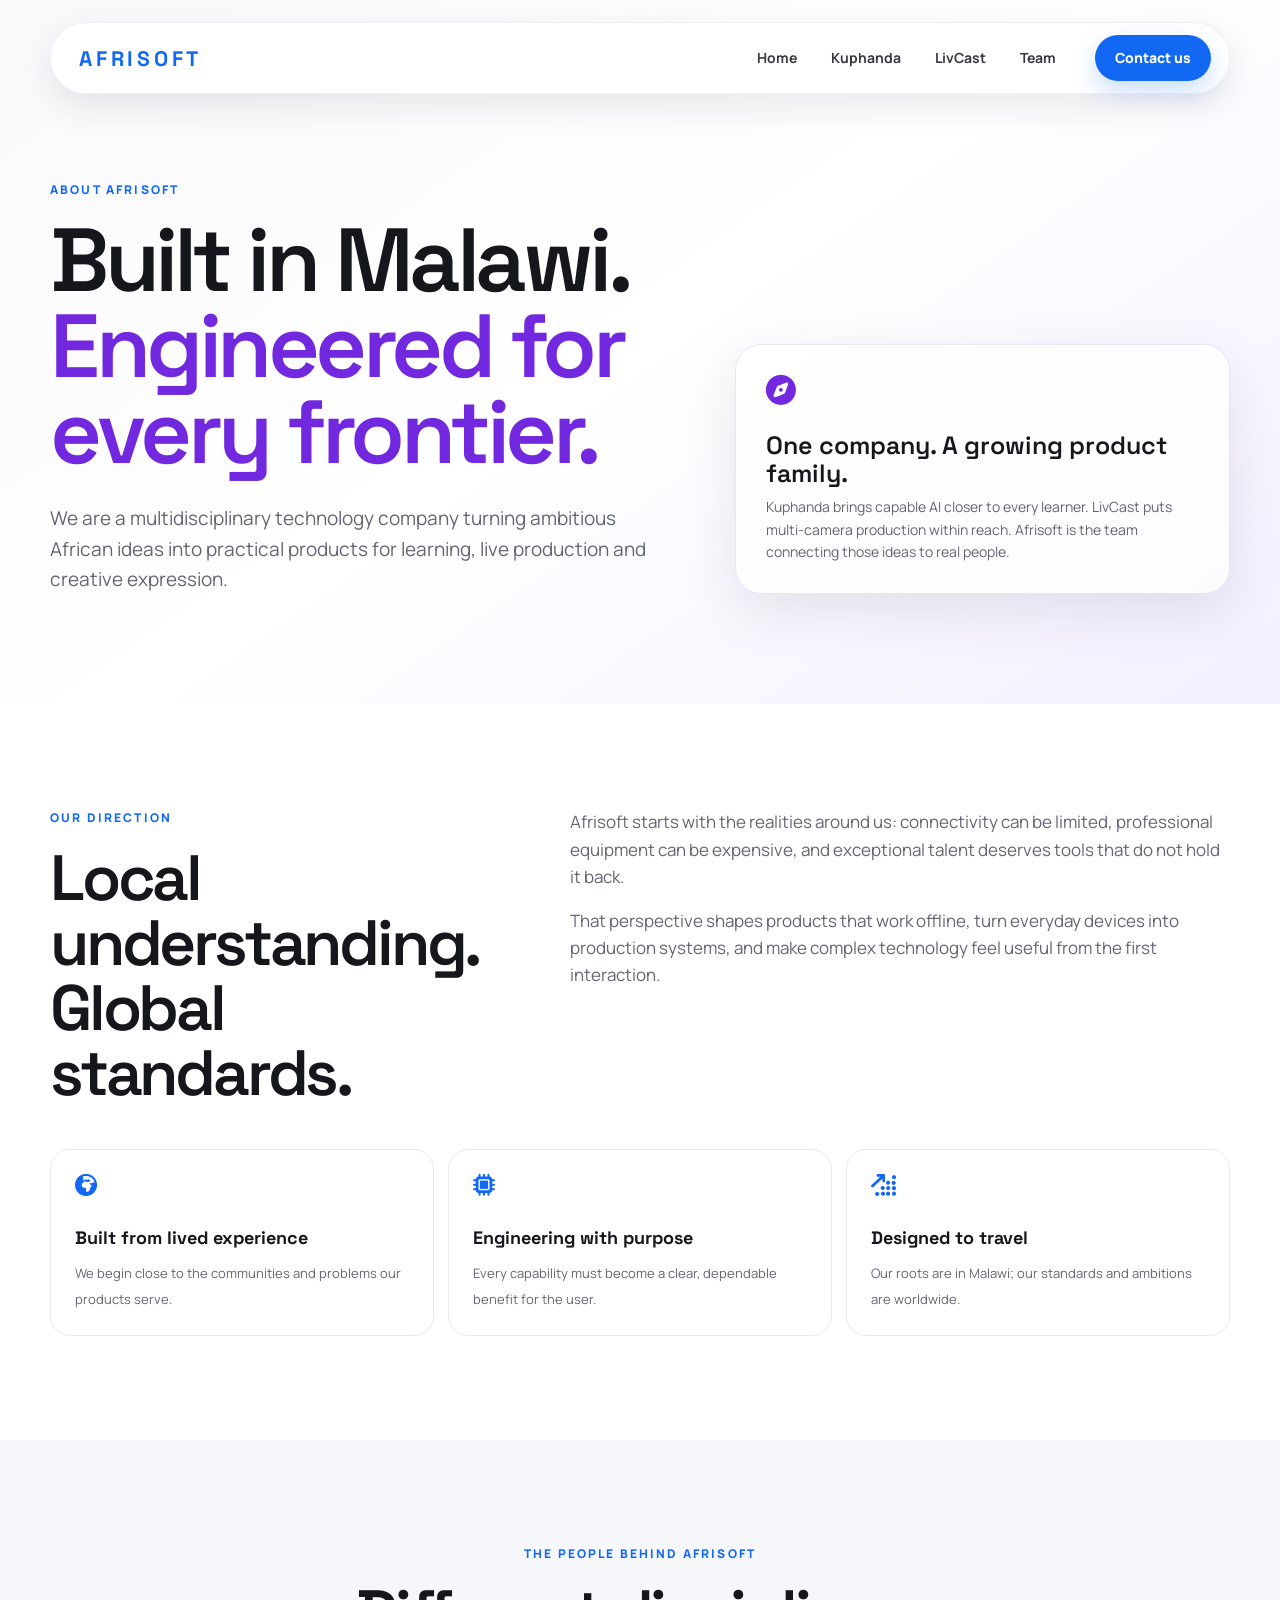
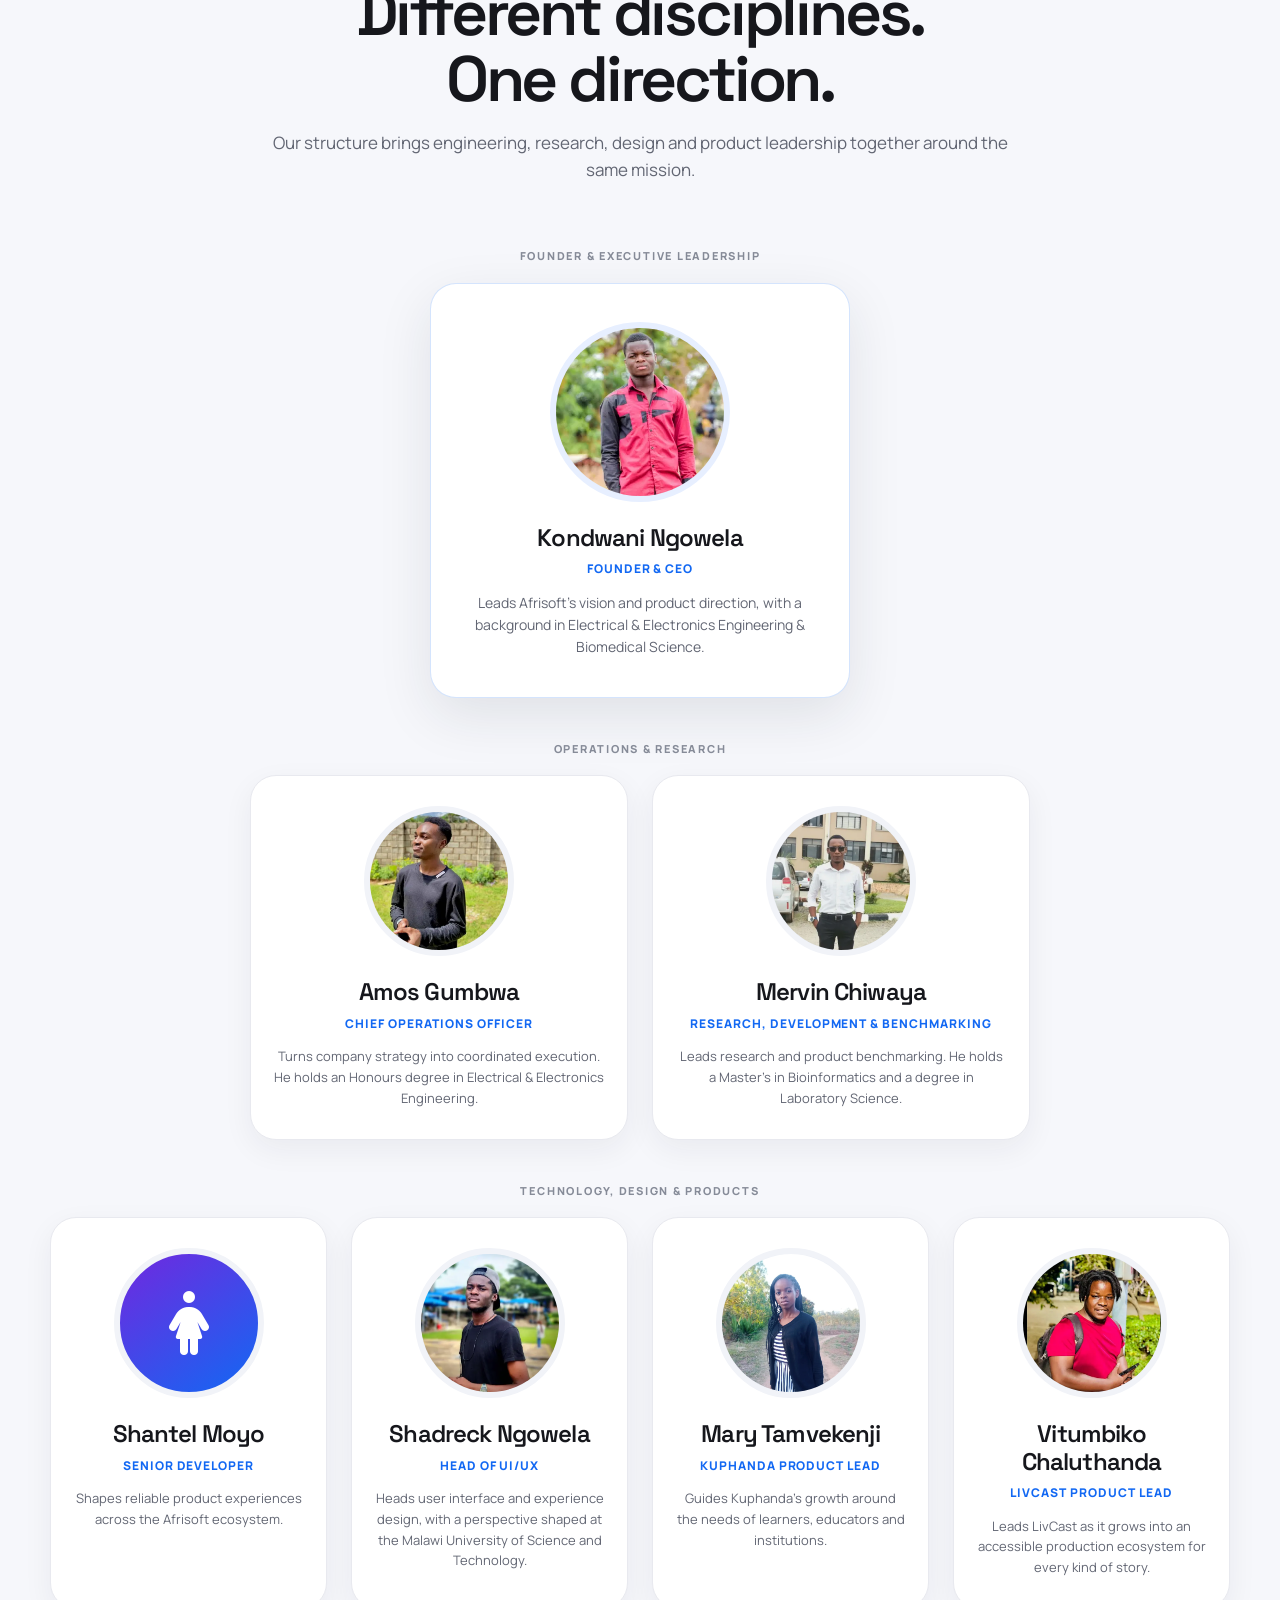
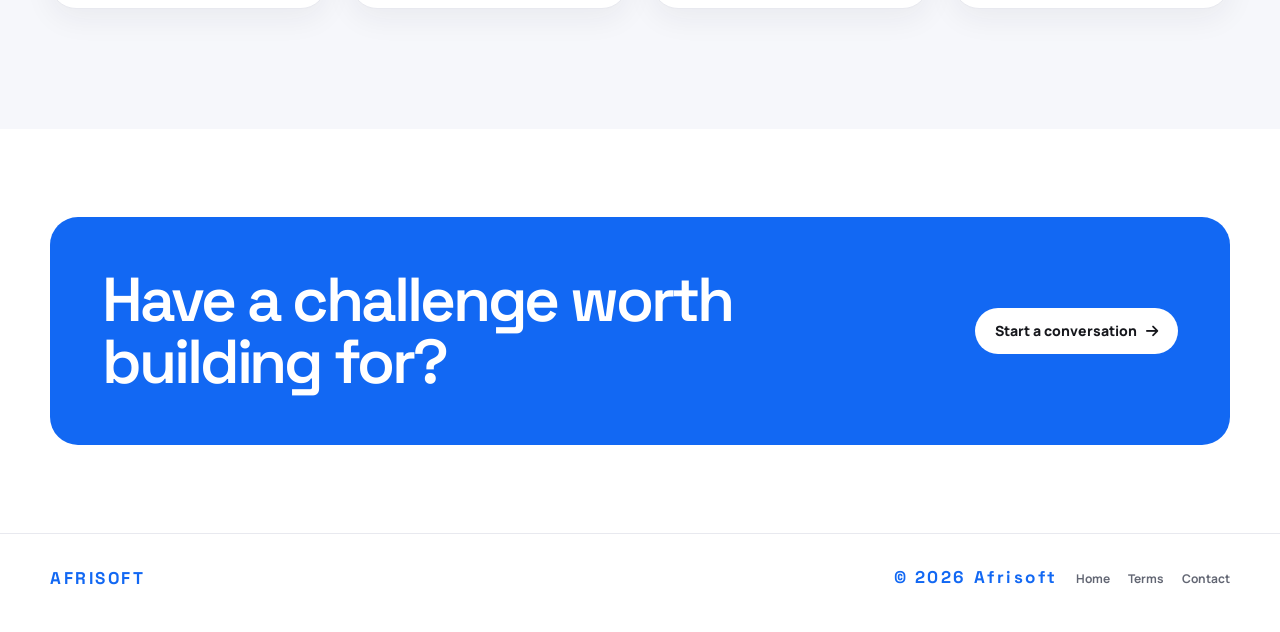
<file: about.html>
<!doctype html>
<html lang="en">
<head>
  <meta charset="utf-8">
  <meta name="viewport" content="width=device-width, initial-scale=1">
  <meta name="description" content="Meet the people building Afrisoft's learning, broadcasting and creative technology in Malawi.">
  <meta name="theme-color" content="#ffffff">
  <title>About Afrisoft — The Team Behind the Products</title>
  <link rel="canonical" href="https://afrisoft.store/about.html">
  <link rel="icon" href="favicon.svg" type="image/svg+xml">
  <link rel="preconnect" href="https://fonts.googleapis.com">
  <link rel="preconnect" href="https://fonts.gstatic.com" crossorigin>
  <link href="https://fonts.googleapis.com/css2?family=Manrope:wght@400;500;600;700;800&family=Space+Grotesk:wght@500;600;700&display=swap" rel="stylesheet">
  <link rel="stylesheet" href="https://cdnjs.cloudflare.com/ajax/libs/font-awesome/6.5.1/css/all.min.css">
  <style>
    :root { --ink:#16171c; --muted:#626673; --line:#e8e9ef; --soft:#f6f7fb; --blue:#1268f3; --purple:#7128df; --shadow:0 18px 54px rgba(34,39,53,.1); --max:1180px; }
    * { box-sizing:border-box; }
    html { scroll-behavior:smooth; }
    body { margin:0; color:var(--ink); background:white; font:400 16px/1.6 "Manrope",sans-serif; -webkit-font-smoothing:antialiased; }
    img { display:block; width:100%; }
    a { color:inherit; text-decoration:none; }
    button { font:inherit; }
    :focus-visible { outline:3px solid rgba(18,104,243,.34); outline-offset:4px; }
    .shell { width:min(var(--max),calc(100% - 48px)); margin-inline:auto; }
    .display { font-family:"Space Grotesk",sans-serif; letter-spacing:-.05em; }
    .site-header { position:fixed; z-index:10; top:22px; left:50%; transform:translateX(-50%); width:min(var(--max),calc(100% - 48px)); border:1px solid rgba(26,30,40,.06); border-radius:999px; background:rgba(255,255,255,.92); box-shadow:0 12px 34px rgba(31,38,57,.1); backdrop-filter:blur(18px); }
    .nav { min-height:70px; padding:0 18px 0 28px; display:flex; align-items:center; gap:24px; }
    .brand { margin-right:auto; color:var(--blue); font:700 21px/1 "Space Grotesk",sans-serif; letter-spacing:.18em; }
    .nav-links { display:flex; align-items:center; gap:4px; }
    .nav-links a { padding:12px 15px; border-radius:999px; color:#353842; font-size:14px; font-weight:700; }
    .nav-links a:hover { color:var(--blue); background:#f2f5fa; }
    .button { display:inline-flex; min-height:46px; padding:0 20px; align-items:center; justify-content:center; gap:9px; border-radius:999px; color:white; background:var(--blue); font-size:14px; font-weight:800; box-shadow:0 10px 24px rgba(18,104,243,.22); }
    .menu { display:none; width:44px; height:44px; border:0; border-radius:50%; background:#f1f3f7; cursor:pointer; }
    .hero { padding:180px 0 110px; overflow:hidden; background:linear-gradient(145deg,#f9f9fc 0%,#fff 50%,#f3efff 100%); }
    .hero-grid { display:grid; grid-template-columns:1.1fr .9fr; gap:80px; align-items:end; }
    .eyebrow { margin:0 0 18px; color:var(--blue); font-size:12px; font-weight:800; letter-spacing:.18em; text-transform:uppercase; }
    h1 { max-width:760px; margin:0; font-size:clamp(58px,7vw,98px); line-height:.96; font-weight:600; }
    .accent { color:var(--purple); }
    .hero-copy > p:last-child { max-width:650px; margin:28px 0 0; color:var(--muted); font-size:19px; }
    .hero-note { padding:30px; border:1px solid rgba(113,40,223,.13); border-radius:26px; background:rgba(255,255,255,.72); box-shadow:var(--shadow); }
    .hero-note i { color:var(--purple); font-size:30px; }
    .hero-note strong { display:block; margin:22px 0 8px; font:600 25px/1.15 "Space Grotesk",sans-serif; }
    .hero-note p { margin:0; color:var(--muted); font-size:14px; }
    .story { padding:104px 0; }
    .story-grid { display:grid; grid-template-columns:.8fr 1.2fr; gap:80px; align-items:start; }
    .story h2,.team-intro h2 { margin:0; font-size:clamp(44px,5vw,72px); line-height:1.02; font-weight:600; }
    .story-copy { color:var(--muted); font-size:17px; }
    .story-copy p:first-child { margin-top:0; }
    .principles { display:grid; grid-template-columns:repeat(3,1fr); gap:14px; margin-top:42px; }
    .principle { min-height:170px; padding:24px; border:1px solid var(--line); border-radius:20px; background:white; }
    .principle i { color:var(--blue); font-size:22px; }
    .principle strong { display:block; margin:24px 0 7px; font-family:"Space Grotesk",sans-serif; font-size:18px; }
    .principle span { color:var(--muted); font-size:13px; }
    .team { padding:104px 0 120px; background:var(--soft); }
    .team-intro { max-width:760px; margin:0 auto 64px; text-align:center; }
    .team-intro p:last-child { color:var(--muted); font-size:17px; }
    .team-tier { position:relative; display:grid; gap:24px; margin-inline:auto; }
    .tier-one { max-width:420px; grid-template-columns:1fr; }
    .tier-two { max-width:780px; grid-template-columns:repeat(2,1fr); margin-top:42px; }
    .tier-three { grid-template-columns:repeat(4,1fr); margin-top:42px; }
    .tier-label { grid-column:1/-1; margin:0 0 -6px; color:#868b98; text-align:center; font-size:11px; font-weight:800; letter-spacing:.16em; text-transform:uppercase; }
    .person { padding:30px 22px; border:1px solid var(--line); border-radius:26px; text-align:center; background:white; box-shadow:0 10px 30px rgba(35,39,54,.06); }
    .tier-one .person { padding:38px 30px; border-color:rgba(18,104,243,.18); box-shadow:var(--shadow); }
    .portrait { width:150px; aspect-ratio:1; margin:0 auto 22px; overflow:hidden; border:6px solid #f1f3f8; border-radius:50%; background:#e9edf5; }
    .tier-one .portrait { width:180px; border-color:#e7efff; }
    .portrait img { height:100%; object-fit:cover; object-position:center 20%; }
    .portrait.icon { display:grid; place-items:center; color:white; background:linear-gradient(145deg,#7128df,#1268f3); font-size:64px; }
    .person h3 { margin:0; font:600 24px/1.15 "Space Grotesk",sans-serif; letter-spacing:-.035em; }
    .role { margin:8px 0 13px; color:var(--blue); font-size:12px; font-weight:800; letter-spacing:.08em; text-transform:uppercase; }
    .person p:last-child { margin:0; color:var(--muted); font-size:13px; }
    .tier-one .person p:last-child { font-size:14px; }
    .cta { padding:88px 0; }
    .cta-card { display:flex; align-items:center; justify-content:space-between; gap:32px; padding:52px; border-radius:28px; color:white; background:#1268f3; }
    .cta-card h2 { max-width:680px; margin:0; font-size:clamp(38px,5vw,62px); line-height:1; font-weight:600; }
    .cta-card .button { flex:0 0 auto; color:var(--ink); background:white; box-shadow:none; }
    footer { padding:35px 0 44px; border-top:1px solid var(--line); }
    .footer { display:flex; align-items:center; gap:24px; }
    .footer span:first-child { color:var(--blue); font:700 17px/1 "Space Grotesk",sans-serif; letter-spacing:.15em; }
    .footer-links { display:flex; flex-wrap:wrap; gap:18px; margin-left:auto; color:var(--muted); font-size:12px; font-weight:700; }
    @media(max-width:900px){ .hero-grid,.story-grid{grid-template-columns:1fr}.hero-grid{gap:38px}.principles{grid-template-columns:1fr 1fr}.tier-three{grid-template-columns:1fr 1fr}.cta-card{align-items:flex-start;flex-direction:column} }
    @media(max-width:700px){ .shell,.site-header{width:min(100% - 28px,var(--max))}.site-header{top:12px}.nav{min-height:64px;padding:0 10px 0 18px}.brand{font-size:17px}.nav-links,.nav>.button{display:none}.menu{display:grid;place-items:center}.nav-links.open{position:absolute;display:grid;top:76px;left:0;right:0;padding:12px;border:1px solid var(--line);border-radius:22px;background:white;box-shadow:var(--shadow)}.nav-links.open a{padding:14px}.hero{padding:135px 0 78px}.hero-grid{gap:28px}h1{font-size:clamp(49px,14vw,70px)}.hero-copy>p:last-child{font-size:16px}.story,.team{padding:76px 0}.principles,.tier-two,.tier-three{grid-template-columns:1fr}.tier-two,.tier-three{margin-top:28px}.person{padding:28px 20px}.cta{padding:64px 0}.cta-card{padding:34px 26px}.footer{align-items:flex-start;flex-direction:column}.footer-links{margin-left:0} }
  </style>
</head>
<body>
  <header class="site-header">
    <nav class="nav" aria-label="Main navigation">
      <a class="brand" href="index.html">AFRISOFT</a>
      <div class="nav-links" id="nav-links"><a href="index.html">Home</a><a href="index.html#kuphanda">Kuphanda</a><a href="index.html#livcast">LivCast</a><a href="#team">Team</a></div>
      <a class="button" href="index.html#contact">Contact us</a>
      <button class="menu" type="button" aria-label="Open menu" aria-controls="nav-links" aria-expanded="false"><i class="fa-solid fa-bars"></i></button>
    </nav>
  </header>

  <main>
    <section class="hero">
      <div class="shell hero-grid">
        <div class="hero-copy"><p class="eyebrow">About Afrisoft</p><h1 class="display">Built in Malawi.<br><span class="accent">Engineered for every frontier.</span></h1><p>We are a multidisciplinary technology company turning ambitious African ideas into practical products for learning, live production and creative expression.</p></div>
        <aside class="hero-note"><i class="fa-solid fa-compass"></i><strong>One company. A growing product family.</strong><p>Kuphanda brings capable AI closer to every learner. LivCast puts multi-camera production within reach. Afrisoft is the team connecting those ideas to real people.</p></aside>
      </div>
    </section>

    <section class="story">
      <div class="shell">
        <div class="story-grid">
          <div><p class="eyebrow">Our direction</p><h2 class="display">Local understanding.<br>Global standards.</h2></div>
          <div class="story-copy"><p>Afrisoft starts with the realities around us: connectivity can be limited, professional equipment can be expensive, and exceptional talent deserves tools that do not hold it back.</p><p>That perspective shapes products that work offline, turn everyday devices into production systems, and make complex technology feel useful from the first interaction.</p></div>
        </div>
        <div class="principles">
          <div class="principle"><i class="fa-solid fa-earth-africa"></i><strong>Built from lived experience</strong><span>We begin close to the communities and problems our products serve.</span></div>
          <div class="principle"><i class="fa-solid fa-microchip"></i><strong>Engineering with purpose</strong><span>Every capability must become a clear, dependable benefit for the user.</span></div>
          <div class="principle"><i class="fa-solid fa-arrow-up-right-dots"></i><strong>Designed to travel</strong><span>Our roots are in Malawi; our standards and ambitions are worldwide.</span></div>
        </div>
      </div>
    </section>

    <section class="team" id="team">
      <div class="shell">
        <div class="team-intro"><p class="eyebrow">The people behind Afrisoft</p><h2 class="display">Different disciplines.<br>One direction.</h2><p>Our structure brings engineering, research, design and product leadership together around the same mission.</p></div>

        <div class="team-tier tier-one">
          <p class="tier-label">Founder & executive leadership</p>
          <article class="person"><div class="portrait"><img src="assets/team-kondwani-ngowela.webp" alt="Kondwani Ngowela"></div><h3>Kondwani Ngowela</h3><p class="role">Founder & CEO</p><p>Leads Afrisoft's vision and product direction, with a background in Electrical & Electronics Engineering & Biomedical Science.</p></article>
        </div>

        <div class="team-tier tier-two">
          <p class="tier-label">Operations & research</p>
          <article class="person"><div class="portrait"><img src="assets/team-amos-gumbwa.webp" alt="Amos Gumbwa"></div><h3>Amos Gumbwa</h3><p class="role">Chief Operations Officer</p><p>Turns company strategy into coordinated execution. He holds an Honours degree in Electrical & Electronics Engineering.</p></article>
          <article class="person"><div class="portrait"><img src="assets/team-mervin-chiwaya.webp" alt="Mervin Chiwaya"></div><h3>Mervin Chiwaya</h3><p class="role">Research, Development & Benchmarking</p><p>Leads research and product benchmarking. He holds a Master's in Bioinformatics and a degree in Laboratory Science.</p></article>
        </div>

        <div class="team-tier tier-three">
          <p class="tier-label">Technology, design & products</p>
          <article class="person"><div class="portrait icon" aria-label="Professional woman profile icon"><i class="fa-solid fa-person-dress"></i></div><h3>Shantel Moyo</h3><p class="role">Senior Developer</p><p>Shapes reliable product experiences across the Afrisoft ecosystem.</p></article>
          <article class="person"><div class="portrait"><img src="assets/team-shadreck-ngowela.webp" alt="Shadreck Ngowela"></div><h3>Shadreck Ngowela</h3><p class="role">Head of UI/UX</p><p>Heads user interface and experience design, with a perspective shaped at the Malawi University of Science and Technology.</p></article>
          <article class="person"><div class="portrait"><img src="assets/team-mary-tamvekenji.webp" alt="Mary Tamvekenji"></div><h3>Mary Tamvekenji</h3><p class="role">Kuphanda Product Lead</p><p>Guides Kuphanda's growth around the needs of learners, educators and institutions.</p></article>
          <article class="person"><div class="portrait"><img src="assets/team-vitumbiko-chaluthanda.webp" alt="Vitumbiko Chaluthanda"></div><h3>Vitumbiko Chaluthanda</h3><p class="role">LivCast Product Lead</p><p>Leads LivCast as it grows into an accessible production ecosystem for every kind of story.</p></article>
        </div>
      </div>
    </section>

    <section class="cta"><div class="shell"><div class="cta-card"><h2 class="display">Have a challenge worth building for?</h2><a class="button" href="index.html#contact">Start a conversation <i class="fa-solid fa-arrow-right"></i></a></div></div></section>
  </main>

  <footer><div class="shell footer"><span>AFRISOFT</span><div class="footer-links"><span>© <span id="year"></span> Afrisoft</span><a href="index.html">Home</a><a href="terms.html">Terms</a><a href="index.html#contact">Contact</a></div></div></footer>
  <script>
    const menu = document.querySelector('.menu');
    const links = document.getElementById('nav-links');
    menu.addEventListener('click', () => { const open = links.classList.toggle('open'); menu.setAttribute('aria-expanded', String(open)); menu.setAttribute('aria-label', open ? 'Close menu' : 'Open menu'); menu.innerHTML = open ? '<i class="fa-solid fa-xmark"></i>' : '<i class="fa-solid fa-bars"></i>'; });
    links.querySelectorAll('a').forEach(link => link.addEventListener('click', () => { links.classList.remove('open'); menu.setAttribute('aria-expanded', 'false'); }));
    document.getElementById('year').textContent = new Date().getFullYear();
  </script>
</body>
</html>
</file>
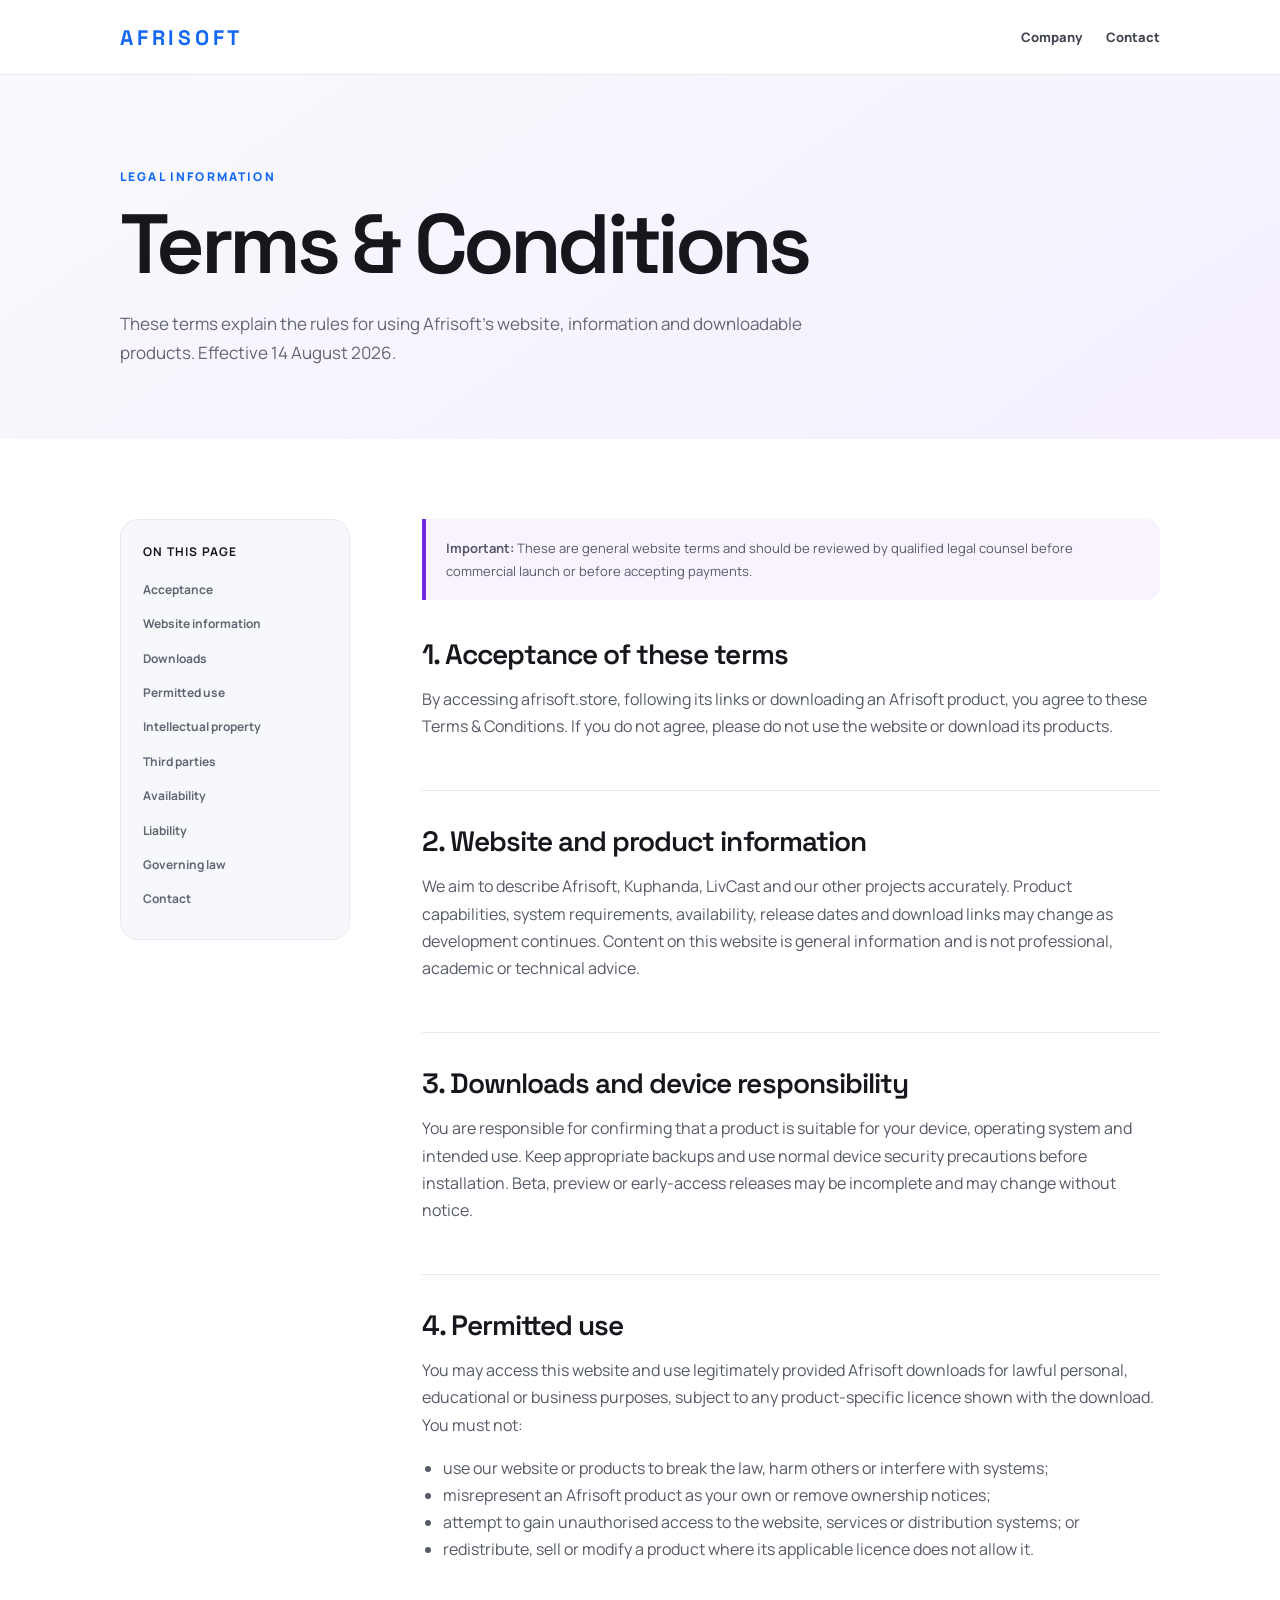
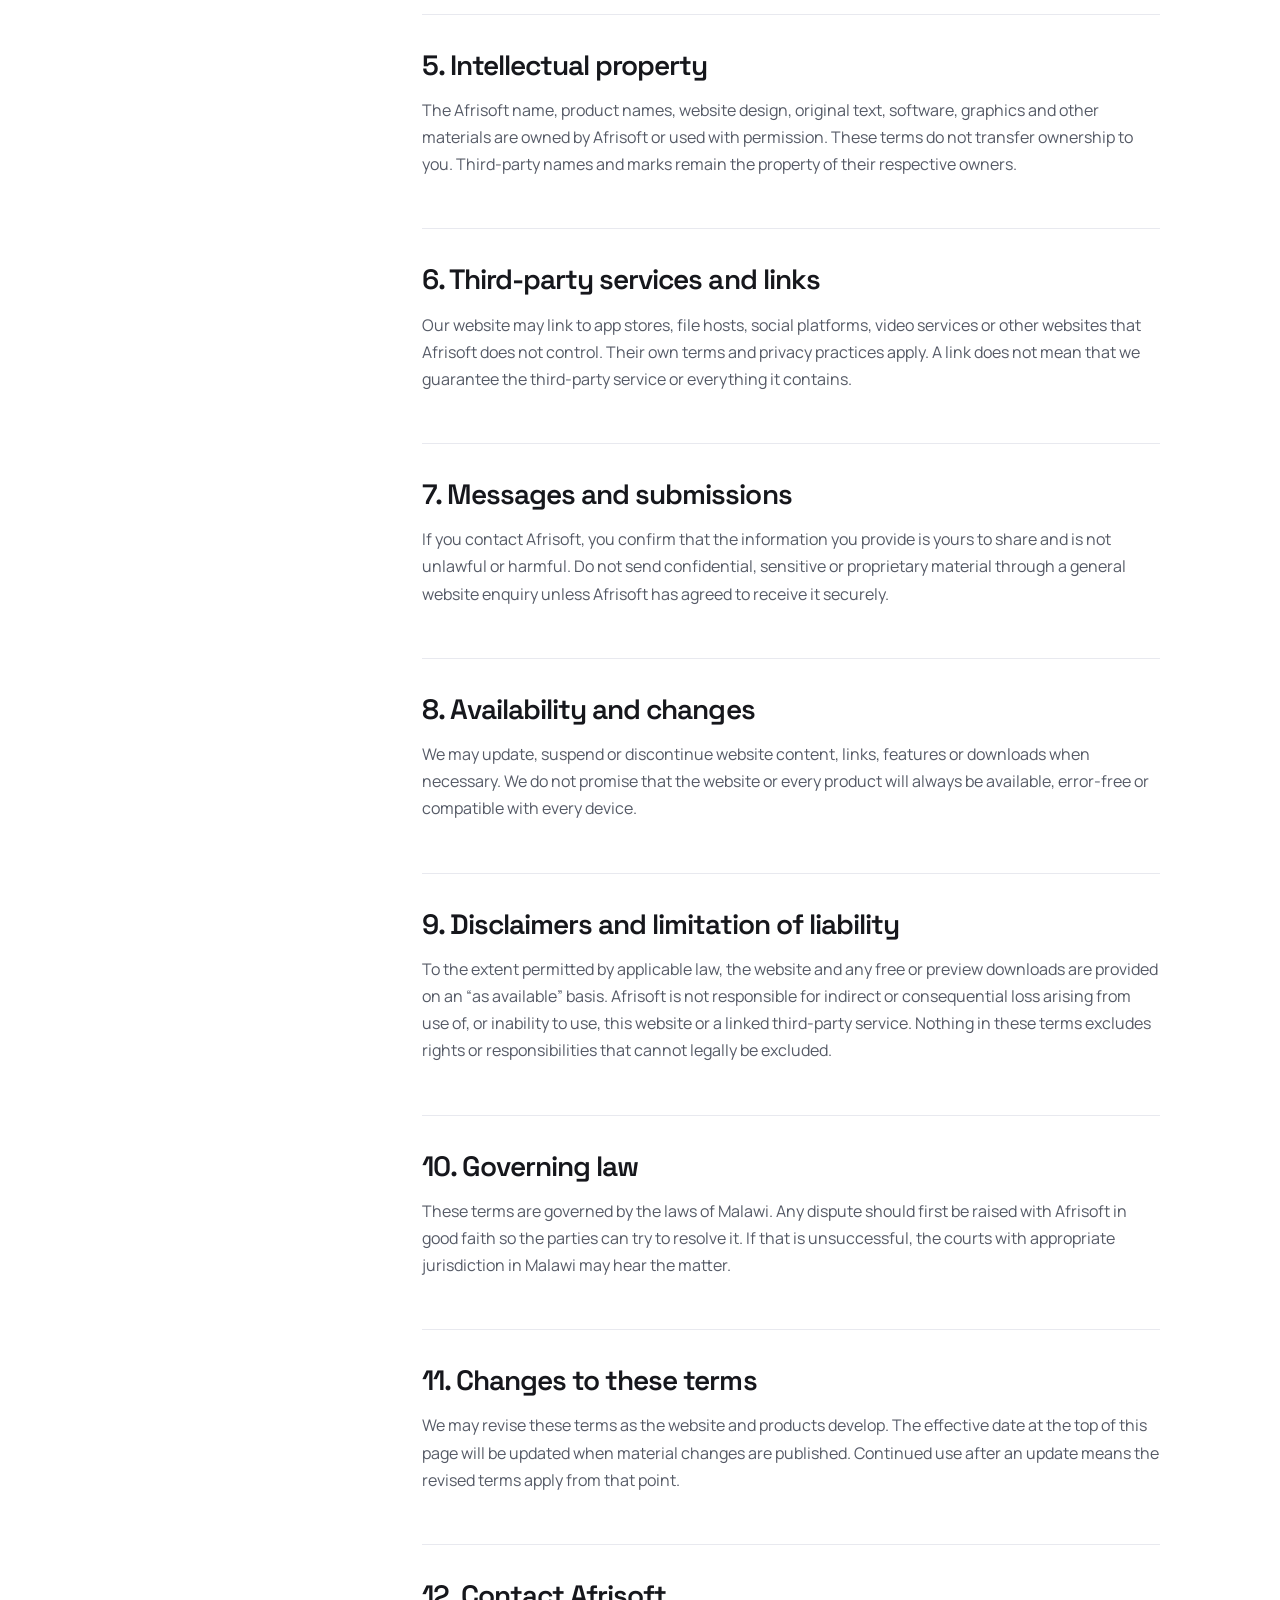
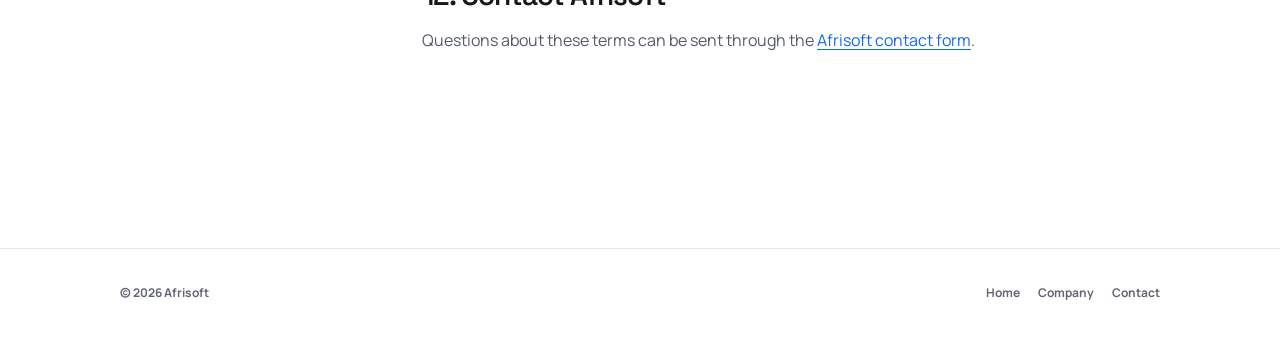
<file: terms.html>
<!doctype html>
<html lang="en">
<head>
  <meta charset="utf-8">
  <meta name="viewport" content="width=device-width, initial-scale=1">
  <meta name="description" content="Terms and conditions for the Afrisoft website and product downloads.">
  <meta name="theme-color" content="#ffffff">
  <title>Terms & Conditions — Afrisoft</title>
  <link rel="canonical" href="https://afrisoft.store/terms.html">
  <link rel="icon" href="favicon.svg" type="image/svg+xml">
  <link rel="preconnect" href="https://fonts.googleapis.com">
  <link rel="preconnect" href="https://fonts.gstatic.com" crossorigin>
  <link href="https://fonts.googleapis.com/css2?family=Manrope:wght@400;500;600;700;800&family=Space+Grotesk:wght@500;600;700&display=swap" rel="stylesheet">
  <style>
    :root { --ink:#16171c; --muted:#626673; --line:#e8e9ef; --soft:#f7f8fb; --blue:#1268f3; --purple:#7128df; --max:1040px; }
    * { box-sizing:border-box; }
    body { margin:0; color:var(--ink); background:white; font:400 16px/1.7 "Manrope",sans-serif; -webkit-font-smoothing:antialiased; }
    a { color:inherit; text-decoration:none; }
    .shell { width:min(var(--max),calc(100% - 48px)); margin-inline:auto; }
    .site-header { position:sticky; z-index:10; top:0; border-bottom:1px solid var(--line); background:rgba(255,255,255,.94); backdrop-filter:blur(16px); }
    .nav { min-height:74px; display:flex; align-items:center; gap:24px; }
    .brand { margin-right:auto; color:var(--blue); font:700 21px/1 "Space Grotesk",sans-serif; letter-spacing:.18em; }
    .nav a:not(.brand) { color:#424650; font-size:13px; font-weight:800; }
    .nav a:hover { color:var(--blue); }
    .hero { padding:92px 0 72px; background:linear-gradient(145deg,#f8f9fc,#f5efff); }
    .eyebrow { margin:0 0 16px; color:var(--blue); font-size:12px; font-weight:800; letter-spacing:.18em; text-transform:uppercase; }
    h1 { max-width:780px; margin:0; font:600 clamp(54px,7vw,84px)/.98 "Space Grotesk",sans-serif; letter-spacing:-.055em; }
    .hero p:last-child { max-width:700px; margin:24px 0 0; color:var(--muted); font-size:17px; }
    .content { display:grid; grid-template-columns:230px minmax(0,1fr); gap:72px; padding:80px 0 110px; }
    .toc { position:sticky; top:106px; align-self:start; padding:22px; border:1px solid var(--line); border-radius:18px; background:var(--soft); }
    .toc strong { display:block; margin-bottom:10px; font-size:12px; letter-spacing:.1em; text-transform:uppercase; }
    .toc a { display:block; padding:7px 0; color:var(--muted); font-size:12px; font-weight:700; }
    .toc a:hover { color:var(--blue); }
    .legal-note { margin:0 0 38px; padding:18px 20px; border-left:4px solid var(--purple); border-radius:0 14px 14px 0; color:#4d4558; background:#f8f3ff; font-size:13px; }
    .terms section { scroll-margin-top:100px; padding:0 0 34px; margin-bottom:34px; border-bottom:1px solid var(--line); }
    .terms section:last-child { border:0; }
    h2 { margin:0 0 15px; font:600 28px/1.15 "Space Grotesk",sans-serif; letter-spacing:-.035em; }
    .terms p,.terms li { color:#555a66; }
    .terms ul { padding-left:21px; }
    .terms a { color:var(--blue); text-decoration:underline; text-underline-offset:3px; }
    footer { padding:34px 0 42px; border-top:1px solid var(--line); color:var(--muted); font-size:12px; font-weight:700; }
    .footer { display:flex; justify-content:space-between; gap:24px; flex-wrap:wrap; }
    .footer div { display:flex; gap:18px; }
    @media(max-width:760px){ .shell{width:min(100% - 28px,var(--max))}.nav{min-height:66px}.brand{font-size:17px}.hero{padding:68px 0 54px}h1{font-size:49px}.content{grid-template-columns:1fr;gap:28px;padding:56px 0 78px}.toc{position:static}.toc a{display:inline-block;margin-right:15px} }
  </style>
</head>
<body>
  <header class="site-header"><nav class="shell nav" aria-label="Main navigation"><a class="brand" href="index.html">AFRISOFT</a><a href="about.html">Company</a><a href="index.html#contact">Contact</a></nav></header>
  <main>
    <section class="hero"><div class="shell"><p class="eyebrow">Legal information</p><h1>Terms & Conditions</h1><p>These terms explain the rules for using Afrisoft's website, information and downloadable products. Effective 14 August 2026.</p></div></section>
    <div class="shell content">
      <nav class="toc" aria-label="Terms sections"><strong>On this page</strong><a href="#acceptance">Acceptance</a><a href="#information">Website information</a><a href="#downloads">Downloads</a><a href="#use">Permitted use</a><a href="#ip">Intellectual property</a><a href="#third-party">Third parties</a><a href="#availability">Availability</a><a href="#liability">Liability</a><a href="#law">Governing law</a><a href="#contact">Contact</a></nav>
      <article class="terms">
        <p class="legal-note"><strong>Important:</strong> These are general website terms and should be reviewed by qualified legal counsel before commercial launch or before accepting payments.</p>
        <section id="acceptance"><h2>1. Acceptance of these terms</h2><p>By accessing afrisoft.store, following its links or downloading an Afrisoft product, you agree to these Terms & Conditions. If you do not agree, please do not use the website or download its products.</p></section>
        <section id="information"><h2>2. Website and product information</h2><p>We aim to describe Afrisoft, Kuphanda, LivCast and our other projects accurately. Product capabilities, system requirements, availability, release dates and download links may change as development continues. Content on this website is general information and is not professional, academic or technical advice.</p></section>
        <section id="downloads"><h2>3. Downloads and device responsibility</h2><p>You are responsible for confirming that a product is suitable for your device, operating system and intended use. Keep appropriate backups and use normal device security precautions before installation. Beta, preview or early-access releases may be incomplete and may change without notice.</p></section>
        <section id="use"><h2>4. Permitted use</h2><p>You may access this website and use legitimately provided Afrisoft downloads for lawful personal, educational or business purposes, subject to any product-specific licence shown with the download. You must not:</p><ul><li>use our website or products to break the law, harm others or interfere with systems;</li><li>misrepresent an Afrisoft product as your own or remove ownership notices;</li><li>attempt to gain unauthorised access to the website, services or distribution systems; or</li><li>redistribute, sell or modify a product where its applicable licence does not allow it.</li></ul></section>
        <section id="ip"><h2>5. Intellectual property</h2><p>The Afrisoft name, product names, website design, original text, software, graphics and other materials are owned by Afrisoft or used with permission. These terms do not transfer ownership to you. Third-party names and marks remain the property of their respective owners.</p></section>
        <section id="third-party"><h2>6. Third-party services and links</h2><p>Our website may link to app stores, file hosts, social platforms, video services or other websites that Afrisoft does not control. Their own terms and privacy practices apply. A link does not mean that we guarantee the third-party service or everything it contains.</p></section>
        <section id="submissions"><h2>7. Messages and submissions</h2><p>If you contact Afrisoft, you confirm that the information you provide is yours to share and is not unlawful or harmful. Do not send confidential, sensitive or proprietary material through a general website enquiry unless Afrisoft has agreed to receive it securely.</p></section>
        <section id="availability"><h2>8. Availability and changes</h2><p>We may update, suspend or discontinue website content, links, features or downloads when necessary. We do not promise that the website or every product will always be available, error-free or compatible with every device.</p></section>
        <section id="liability"><h2>9. Disclaimers and limitation of liability</h2><p>To the extent permitted by applicable law, the website and any free or preview downloads are provided on an “as available” basis. Afrisoft is not responsible for indirect or consequential loss arising from use of, or inability to use, this website or a linked third-party service. Nothing in these terms excludes rights or responsibilities that cannot legally be excluded.</p></section>
        <section id="law"><h2>10. Governing law</h2><p>These terms are governed by the laws of Malawi. Any dispute should first be raised with Afrisoft in good faith so the parties can try to resolve it. If that is unsuccessful, the courts with appropriate jurisdiction in Malawi may hear the matter.</p></section>
        <section id="changes"><h2>11. Changes to these terms</h2><p>We may revise these terms as the website and products develop. The effective date at the top of this page will be updated when material changes are published. Continued use after an update means the revised terms apply from that point.</p></section>
        <section id="contact"><h2>12. Contact Afrisoft</h2><p>Questions about these terms can be sent through the <a href="index.html#contact">Afrisoft contact form</a>.</p></section>
      </article>
    </div>
  </main>
  <footer><div class="shell footer"><span>© <span id="year"></span> Afrisoft</span><div><a href="index.html">Home</a><a href="about.html">Company</a><a href="index.html#contact">Contact</a></div></div></footer>
  <script>document.getElementById('year').textContent=new Date().getFullYear();</script>
</body>
</html>
</file>
